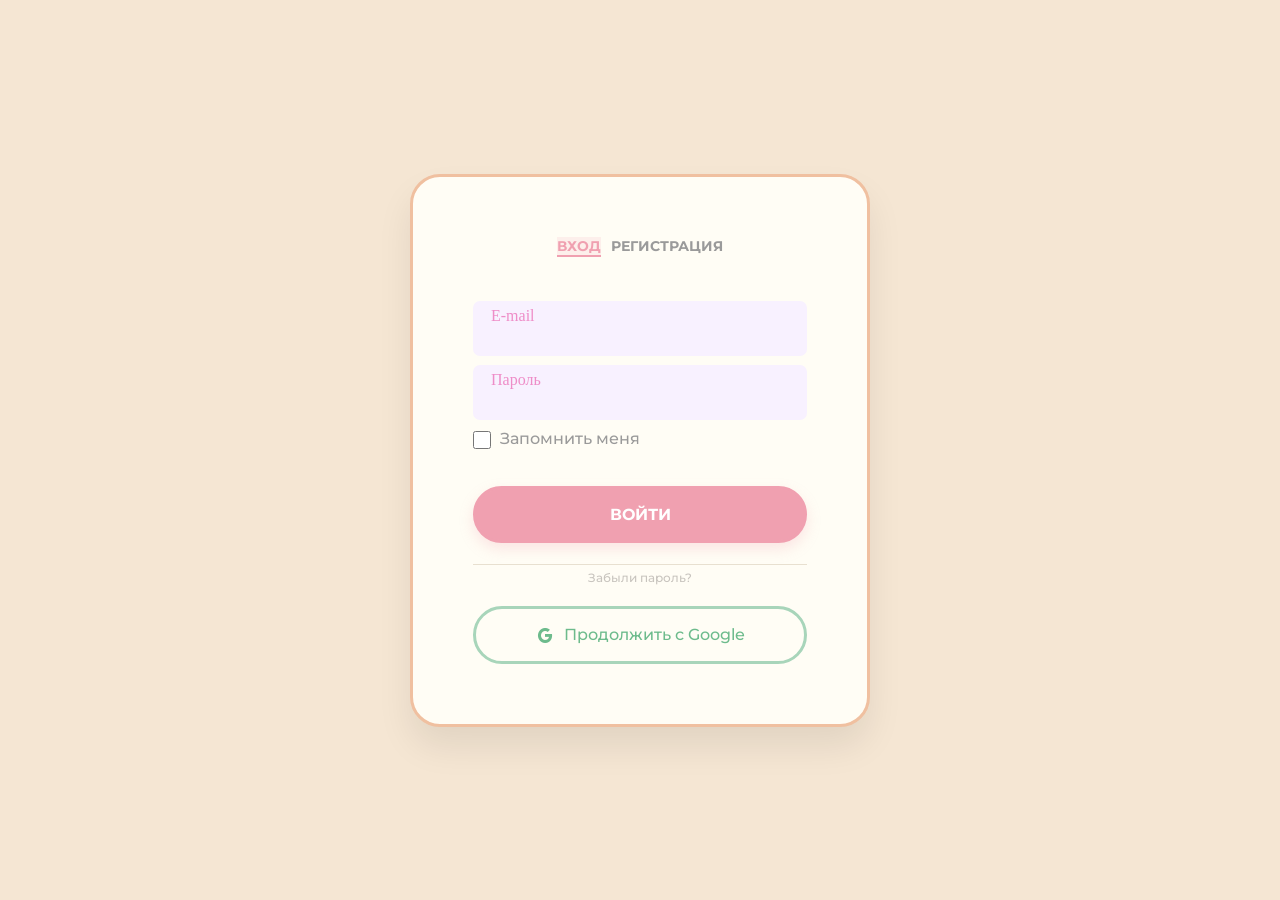
<file: login.html>
<!DOCTYPE html>
<html lang="ru">
<head>
    <meta charset="UTF-8">
    <meta name="viewport" content="width=device-width, initial-scale=1.0, viewport-fit=cover">

    <!-- Для iOS -->
    <meta name="apple-mobile-web-app-capable" content="yes">
    <meta name="apple-mobile-web-app-status-bar-style" content="black-translucent">
    
    <!-- Для Android -->
    <meta name="theme-color" content="#F5E6D3" media="(prefers-color-scheme: light)">
    <meta name="theme-color" content="#F5E6D3" media="(prefers-color-scheme: dark)">

    <title>Онлайн-интенсив по наращиванию ресниц</title>

    <!-- Favicon -->
    <link rel="icon" type="image/png" href="./images/icons/favicon-96x96.png" sizes="96x96" />
    <link rel="icon" type="image/svg+xml" href="./images/icons/favicon.svg" />
    <link rel="shortcut icon" href="./images/icons/favicon.ico" />
    <link rel="apple-touch-icon" sizes="180x180" href="./images/icons/apple-touch-icon.png" />
    <link rel="manifest" href="./images/icons/site.webmanifest" />

    <link href='https://unpkg.com/boxicons@2.1.4/css/boxicons.min.css' rel='stylesheet'>
    
    <link rel="stylesheet" href="css/style.css">
    <link rel="stylesheet" href="css/media.css">
</head>
<body>
    <form action="/submit" class="form" method="POST" novalidate>
        <div class="form__container">

            <div class="form__tabs">
                <a href="login.html" class="form__tab form__tab--active">Вход</a>
                <a href="registration.html" class="form__tab">Регистрация</a>
            </div>
                
            <div class="form__container--group">

                <div class="form__field">
                    <label for="email" class="label">E-mail</label>
                    <input type="email" id="email" name="email" required>
                </div>

                <div class="form__field">
                    <label for="password" class="label">Пароль</label>
                    <input type="password" id="password" name="password" required>
                </div>

                <label for="remember-me" class="remember__me"><input type="checkbox" id="remember-me" name="remember-me" required class="checkbox">Запомнить меня</label>
            </div>

            <button type="submit" class="btn__register">Войти</button>

            <hr class="hr">
            <a href="#" class="forgot__password">Забыли пароль?</a>

            <a href="#" class="btn__continue"><i class='bx bxl-google'></i>Продолжить с Google</a>
        </div>
    </form>
</body>
</html>
</file>
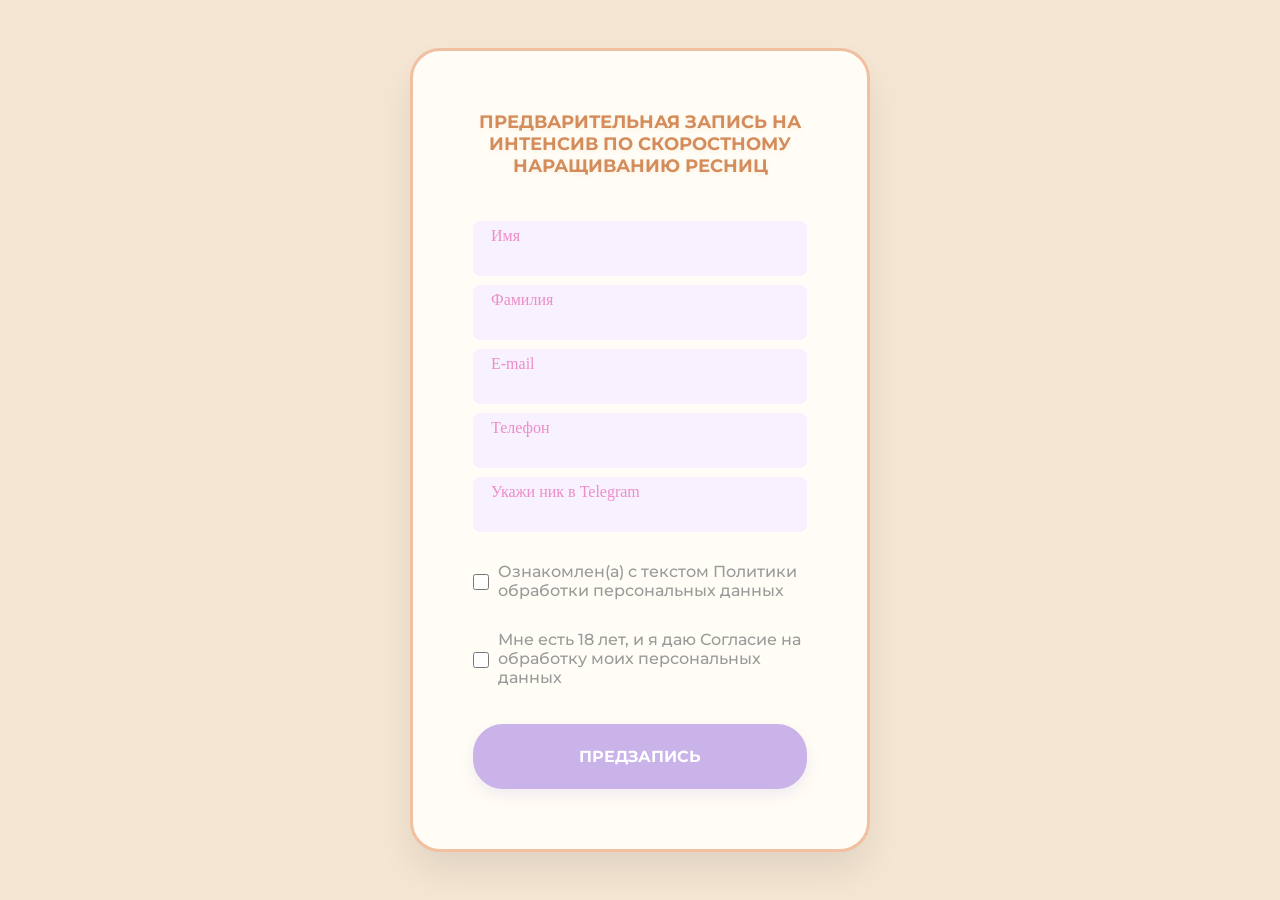
<file: pre_recording.html>
<!DOCTYPE html>
<html lang="ru">
<head>
    <meta charset="UTF-8">
    <meta name="viewport" content="width=device-width, initial-scale=1.0, viewport-fit=cover">

    <!-- Для iOS -->
    <meta name="apple-mobile-web-app-capable" content="yes">
    <meta name="apple-mobile-web-app-status-bar-style" content="black-translucent">
    
    <!-- Для Android -->
    <meta name="theme-color" content="#F5E6D3" media="(prefers-color-scheme: light)">
    <meta name="theme-color" content="#F5E6D3" media="(prefers-color-scheme: dark)">

    <title>Онлайн-интенсив по наращиванию ресниц</title>

    <!-- Favicon -->
    <link rel="icon" type="image/png" href="./images/icons/favicon-96x96.png" sizes="96x96" />
    <link rel="icon" type="image/svg+xml" href="./images/icons/favicon.svg" />
    <link rel="shortcut icon" href="./images/icons/favicon.ico" />
    <link rel="apple-touch-icon" sizes="180x180" href="./images/icons/apple-touch-icon.png" />
    <link rel="manifest" href="./images/icons/site.webmanifest" />

    <link href='https://unpkg.com/boxicons@2.1.4/css/boxicons.min.css' rel='stylesheet'>
    
    <link rel="stylesheet" href="css/style.css">
    <link rel="stylesheet" href="css/media.css">
</head>
<body>
    <form class="form" id="pre-recording-form">
    
    <!-- Скрытое поле для тарифа -->
    <input type="hidden" name="tariff" id="tariff-field">
    
    <div class="form__container">
        <div class="form__tabs--recording">
            <h3 class="form__tabs-recording--title">
                Предварительная запись на интенсив по скоростному наращиванию ресниц
            </h3>
        </div>
            
        <div class="form__container--group">
            <div class="form__field">
                <label for="name" class="label">Имя</label>
                <input type="text" id="name" name="name" required>
            </div>

            <div class="form__field">
                <label for="surname" class="label">Фамилия</label>
                <input type="text" id="surname" name="surname" required>
            </div>

            <div class="form__field">
                <label for="email" class="label">E-mail</label>
                <input type="email" id="email" name="email" required>
            </div>

            <div class="form__field">
                <label for="telephone" class="label">Телефон</label>
                <input type="tel" id="telephone" name="telephone" required>
            </div>

            <div class="form__field">
                <label for="telegram-username" class="label">Укажи ник в Telegram</label>
                <input type="text" id="telegram-username" name="telegram_username" required>
            </div>

            <label for="policy-agreement" class="remembers__me">
                <input type="checkbox" id="policy-agreement" name="policy-agreement" required class="checkbox">
                Ознакомлен(а) с текстом Политики обработки персональных данных
            </label>

            <label for="age-agreement" class="remembers__me">
                <input type="checkbox" id="age-agreement" name="age-agreement" required class="checkbox">
                Мне есть 18 лет, и я даю Согласие на обработку моих персональных данных
            </label>
        </div>

        <button type="submit" class="btn__pre--recording" aria-label="pre_recording">Предзапись</button>
    </div>
</form>

<!-- Модалка -->
<div class="modal-overlay" id="success-modal" aria-hidden="true">
    <div class="modal" role="dialog" aria-modal="true" aria-labelledby="modal-title">
        <button class="modal__close" type="button" aria-label="Закрыть">×</button>

        <div class="form__success">
            <h3 class="form__success-title">Заявка принята ✅</h3>
            <p class="form__success-text">Перейдите в Telegram-бота и отправьте код подтверждения:</p>

            <div class="form__code-wrapper">
                <div class="form__code" id="confirm-code">000000</div>
                <a href="https://t.me/Lash_course_bot" target="_blank" class="form__bot-btn">Перейти в бота</a>
            </div>
        </div>
    </div>
</div>

<div id="result-container"></div>

<script src="js/script.js"></script>
<script src="js/modal.js"></script>
</body>
</html>
</file>
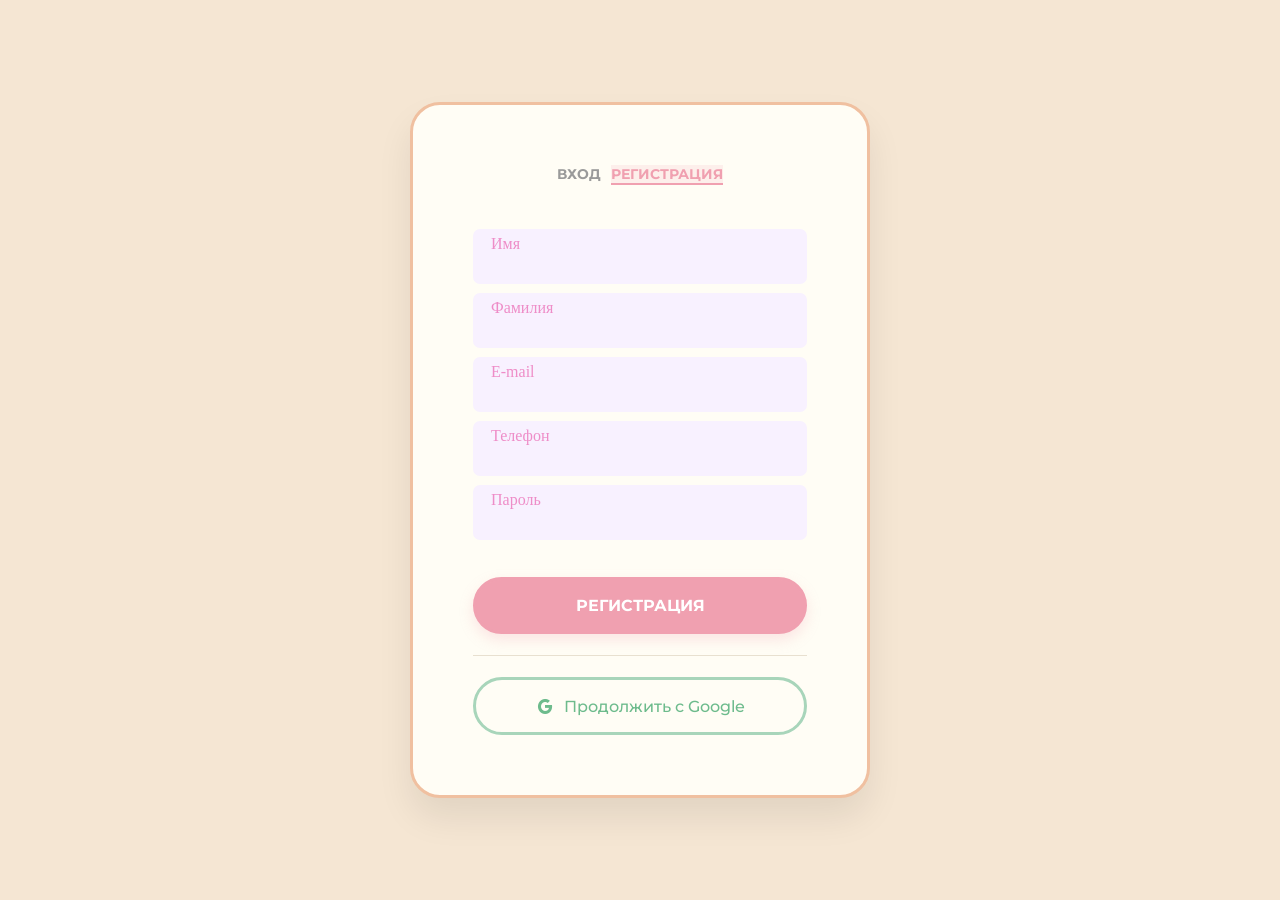
<file: registration.html>
<!DOCTYPE html>
<html lang="ru">
<head>
    <meta charset="UTF-8">
    <meta name="viewport" content="width=device-width, initial-scale=1.0, viewport-fit=cover">

    <!-- Для iOS -->
    <meta name="apple-mobile-web-app-capable" content="yes">
    <meta name="apple-mobile-web-app-status-bar-style" content="black-translucent">
    
    <!-- Для Android -->
    <meta name="theme-color" content="#F5E6D3" media="(prefers-color-scheme: light)">
    <meta name="theme-color" content="#F5E6D3" media="(prefers-color-scheme: dark)">

    <title>Онлайн-интенсив по наращиванию ресниц</title>

    <!-- Favicon -->
    <link rel="icon" type="image/png" href="./images/icons/favicon-96x96.png" sizes="96x96" />
    <link rel="icon" type="image/svg+xml" href="./images/icons/favicon.svg" />
    <link rel="shortcut icon" href="./images/icons/favicon.ico" />
    <link rel="apple-touch-icon" sizes="180x180" href="./images/icons/apple-touch-icon.png" />
    <link rel="manifest" href="./images/icons/site.webmanifest" />

    <link href='https://unpkg.com/boxicons@2.1.4/css/boxicons.min.css' rel='stylesheet'>
    
    <link rel="stylesheet" href="css/style.css">
    <link rel="stylesheet" href="css/media.css">
</head>
<body>
    <form action="/submit" class="form" method="POST" novalidate>
        <div class="form__container">

            <div class="form__tabs">
                <a href="login.html" class="form__tab">Вход</a>
                <a href="registration.html" class="form__tab form__tab--active">Регистрация</a>
            </div>
                
            <div class="form__container--group">

                <div class="form__field">
                    <label for="name" class="label">Имя</label>
                    <input type="text" id="name" name="name" required>
                </div>

                <div class="form__field">
                    <label for="surname" class="label">Фамилия</label>
                    <input type="text" id="surname" name="surname" required>
                </div>

                <div class="form__field">
                    <label for="email" class="label">E-mail</label>
                    <input type="email" id="email" name="email" required>
                </div>

                <div class="form__field">
                    <label for="telephone" class="label">Телефон</label>
                    <input type="tel" id="telephone" name="telephone" required>
                </div>

                <div class="form__field">
                    <label for="password" class="label">Пароль</label>
                    <input type="password" id="password" name="password" required>
                </div>
            </div>

            <button type="submit" class="btn__register">Регистрация</button>

            <hr class="hr">

            <a href="#" class="btn__continue"><i class='bx bxl-google'></i>Продолжить с Google</a>
        </div>
    </form>
</body>
</html>
</file>
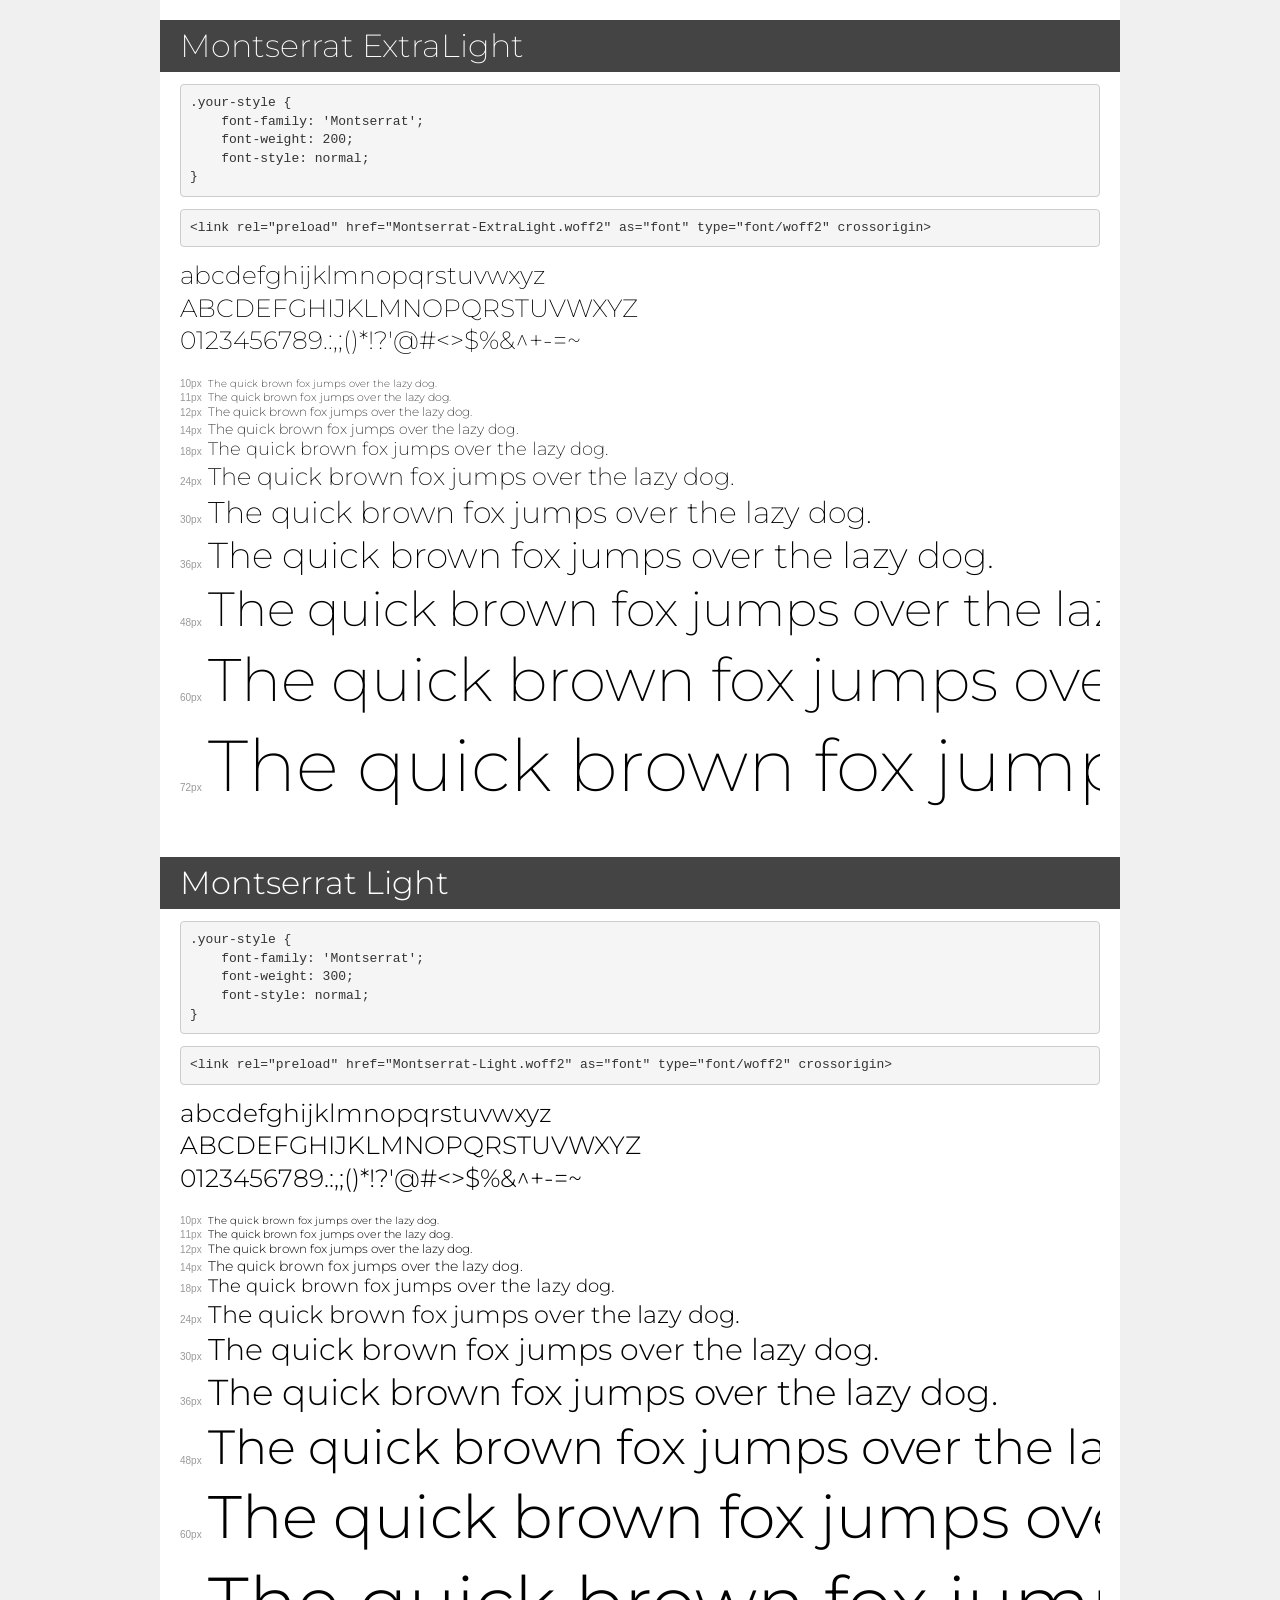
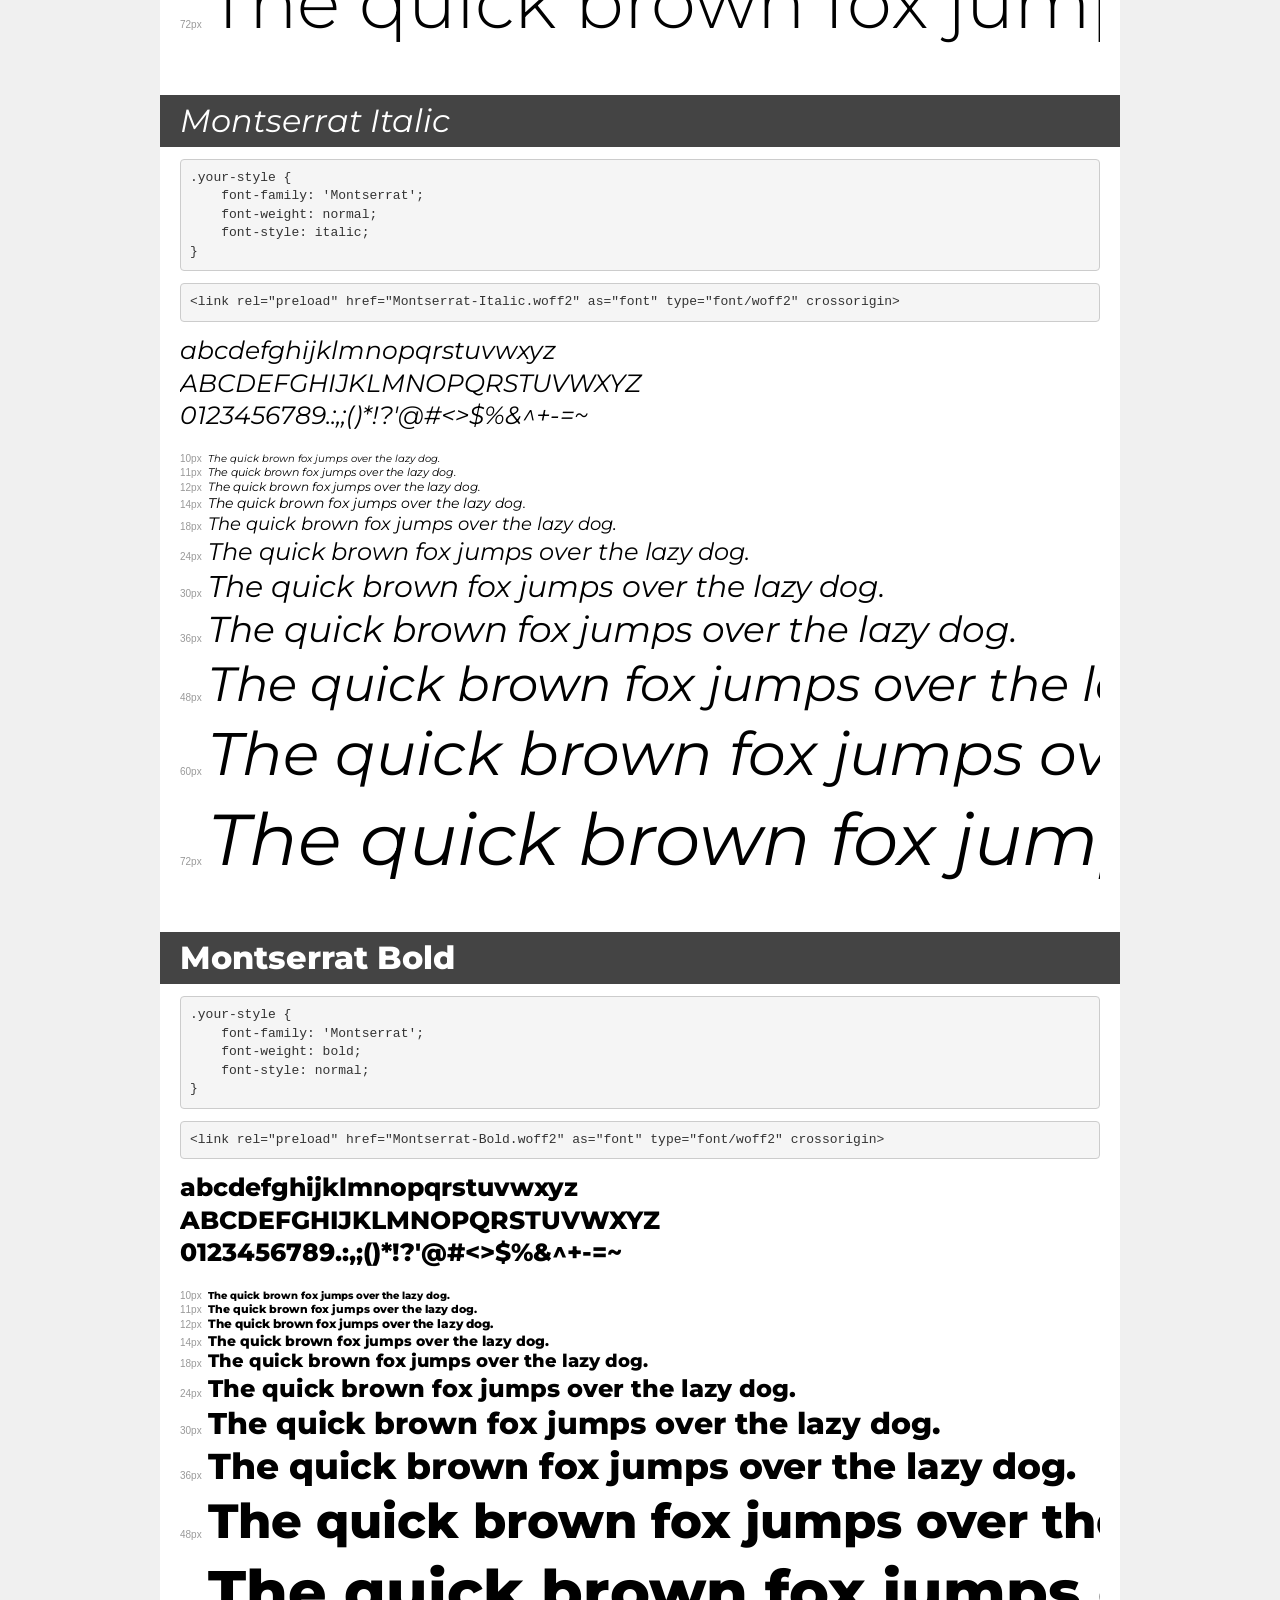
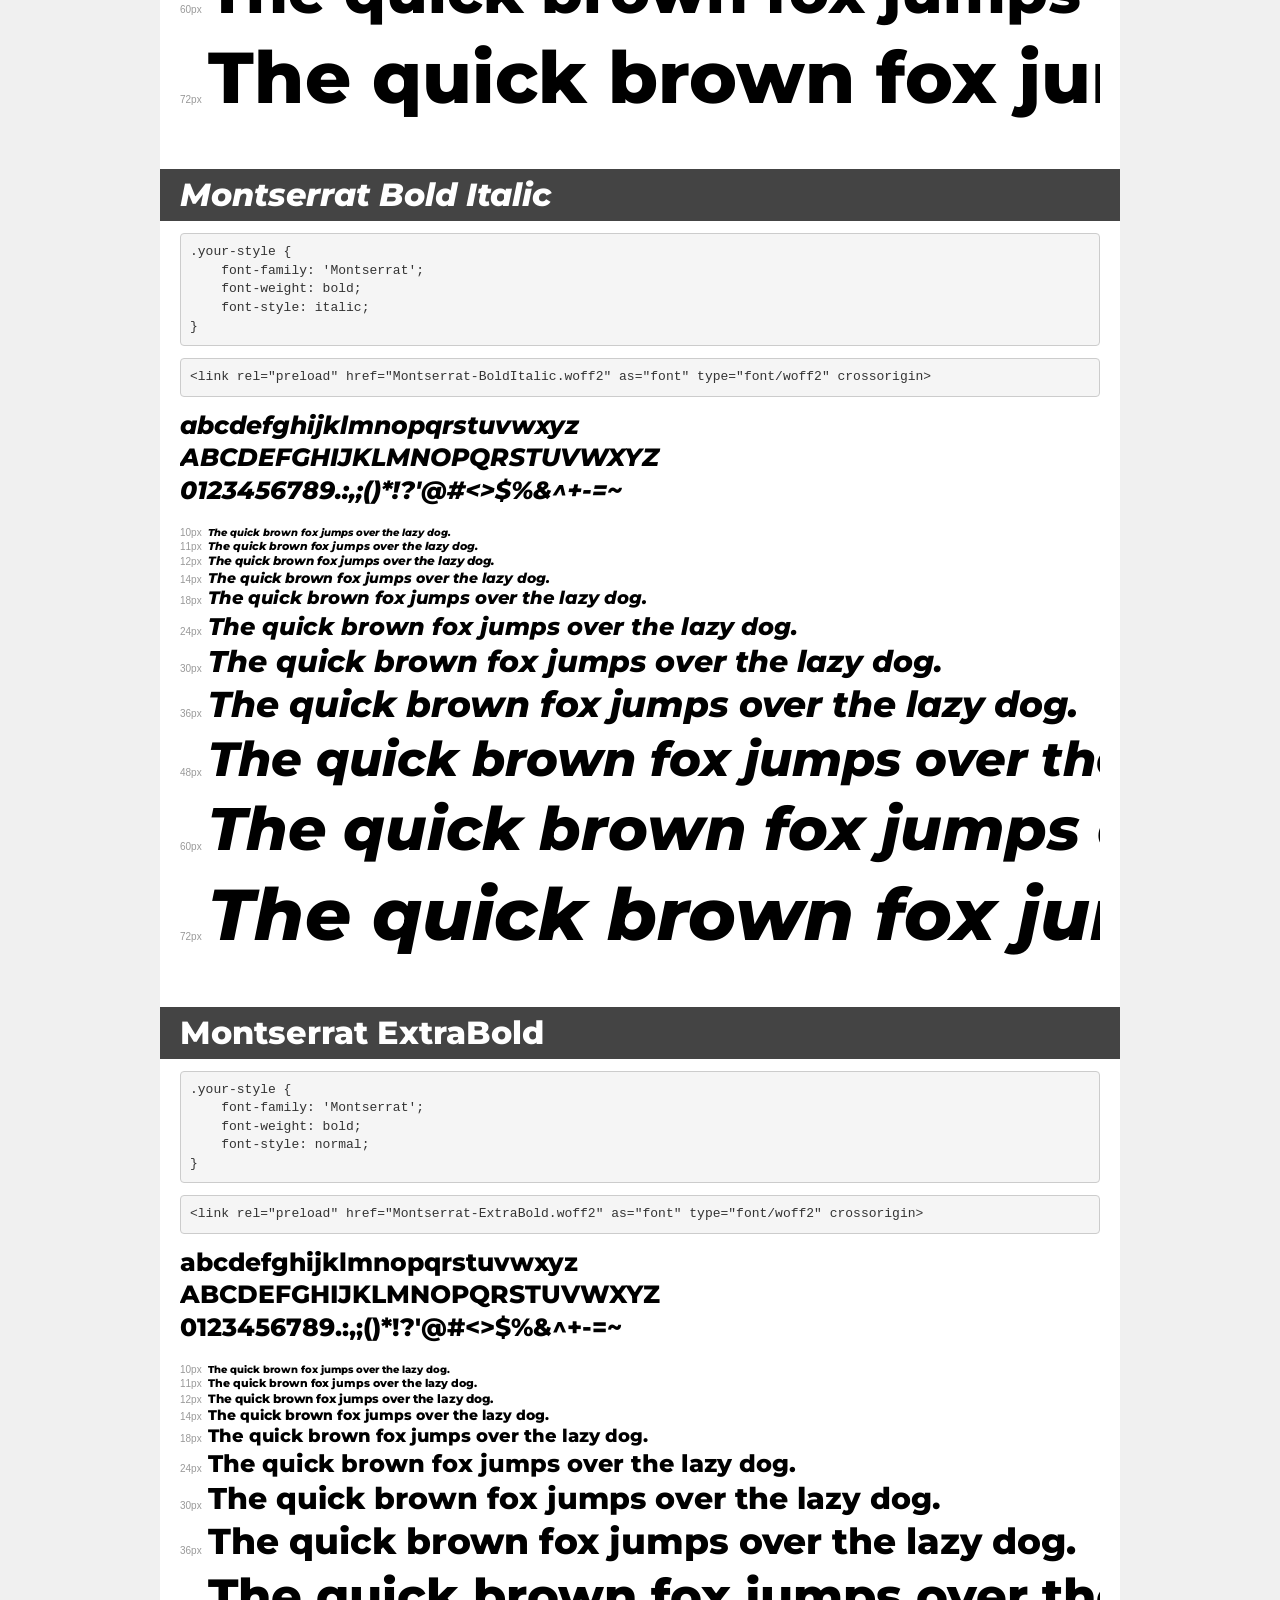
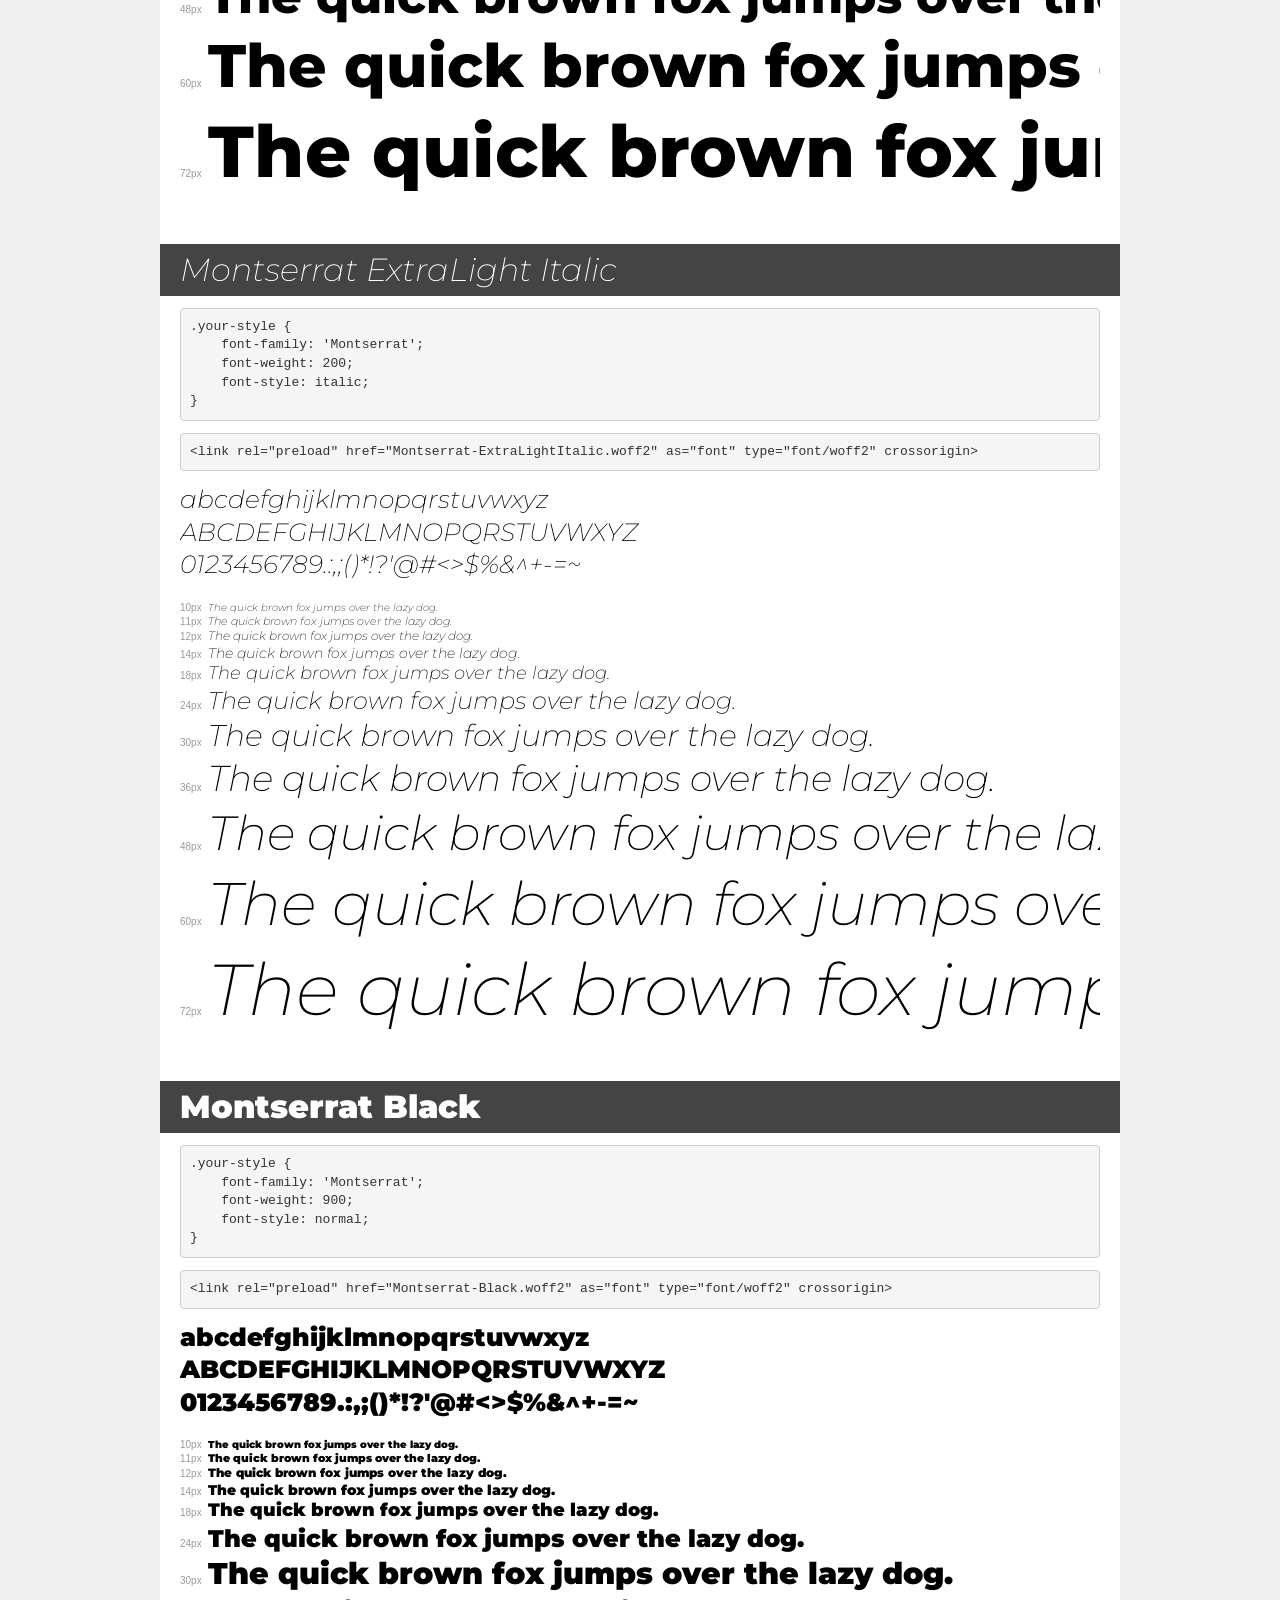
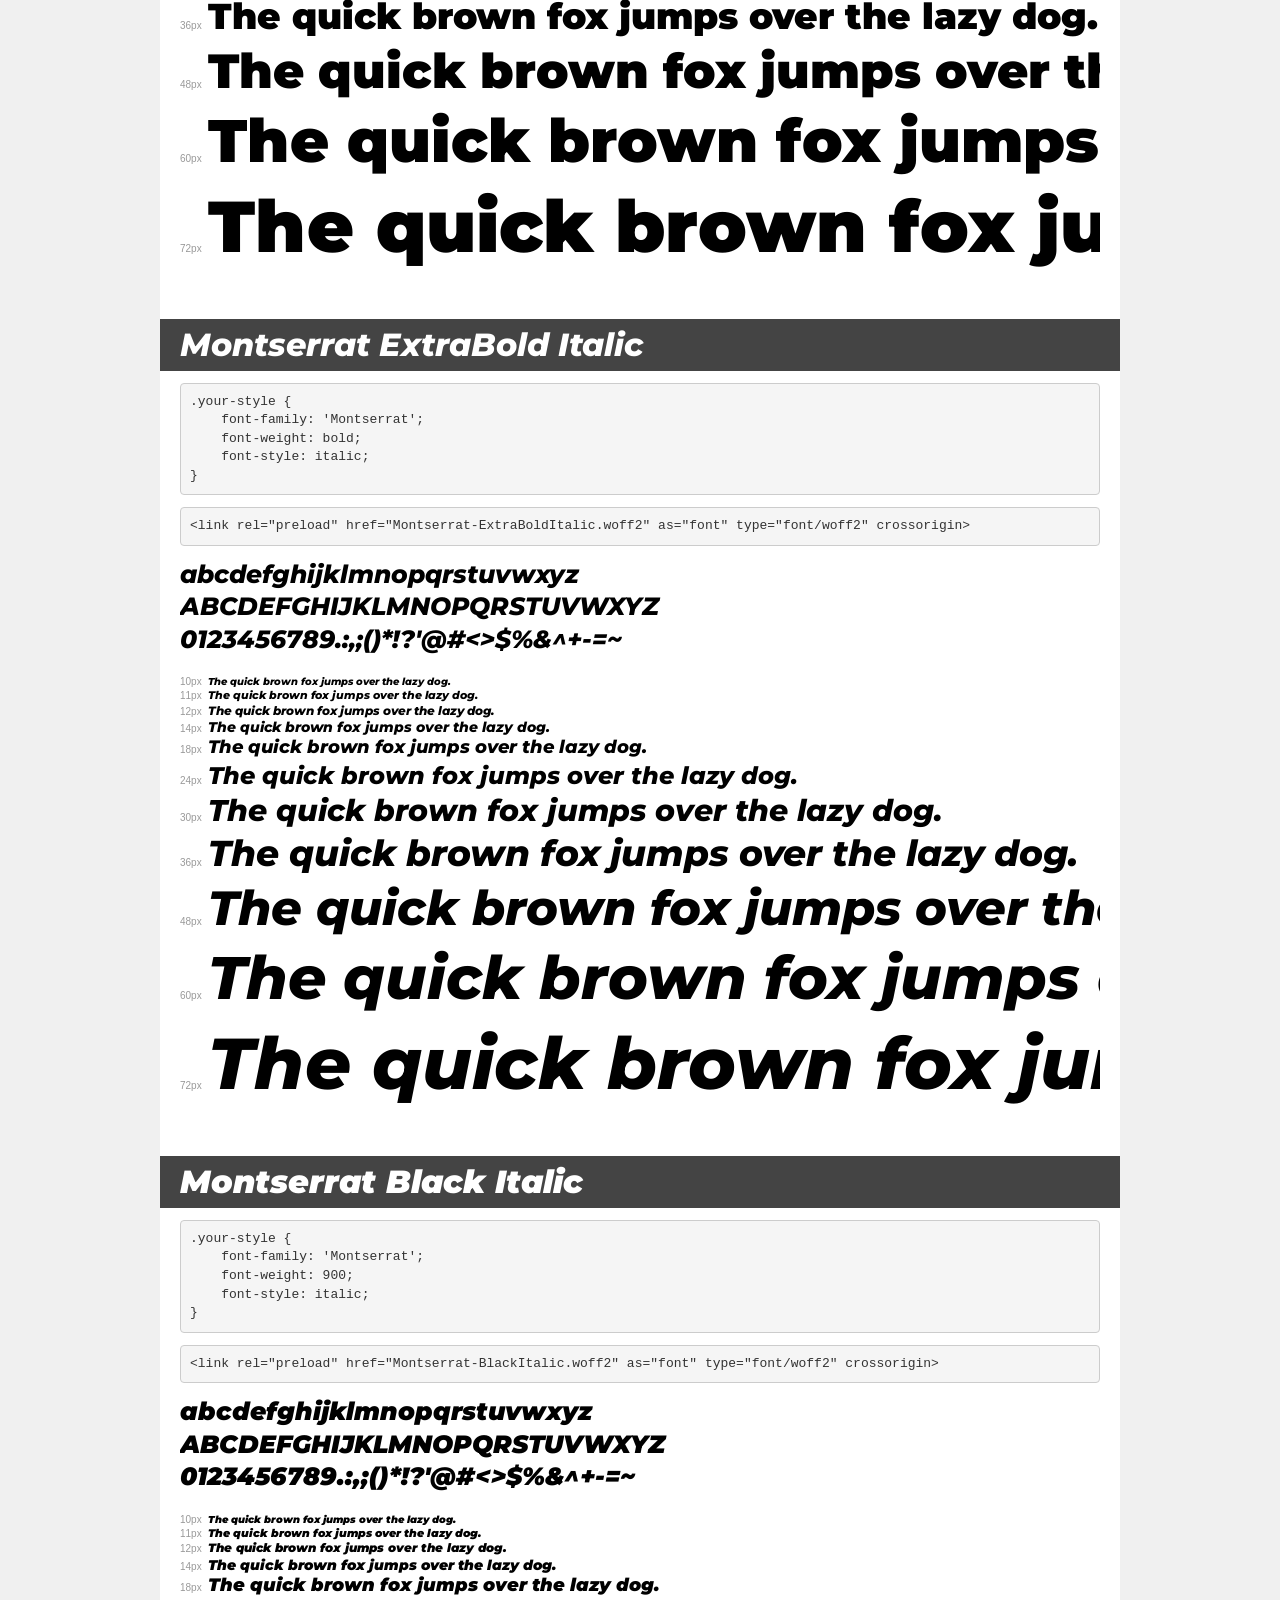
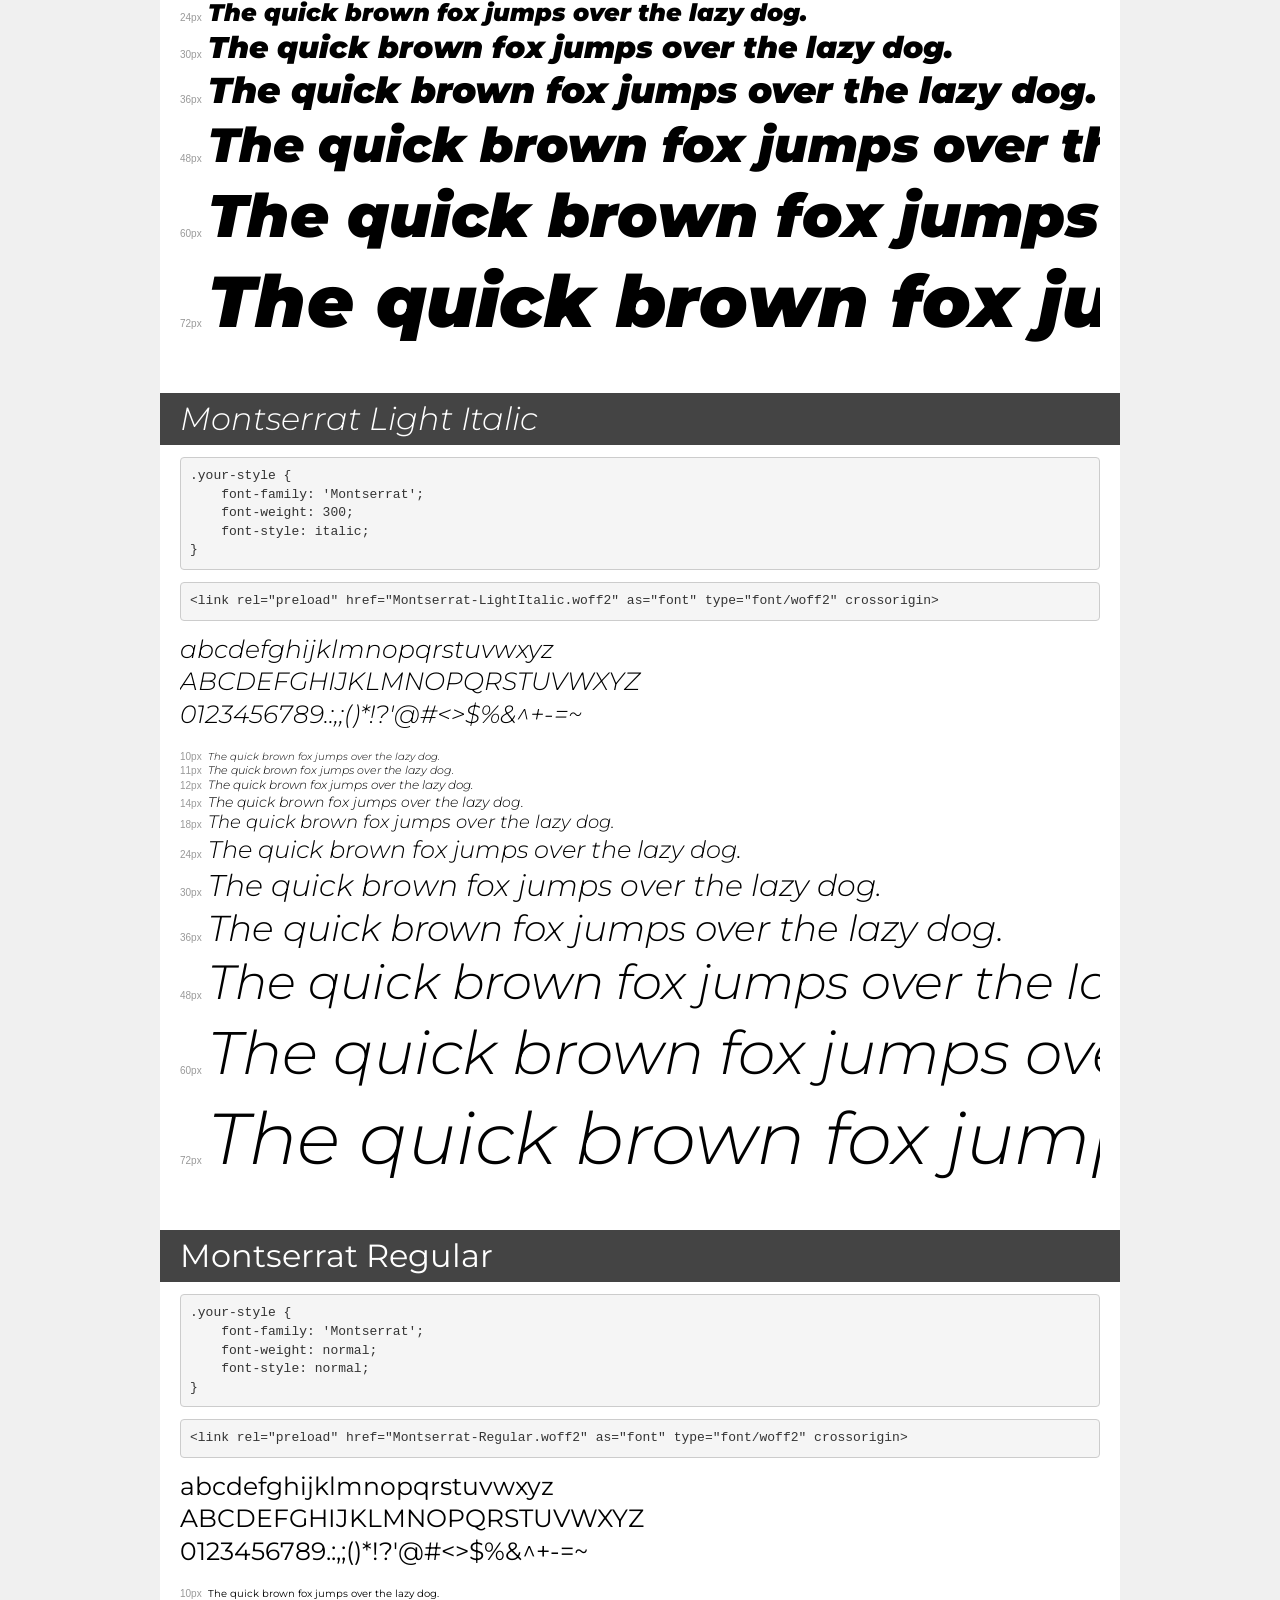
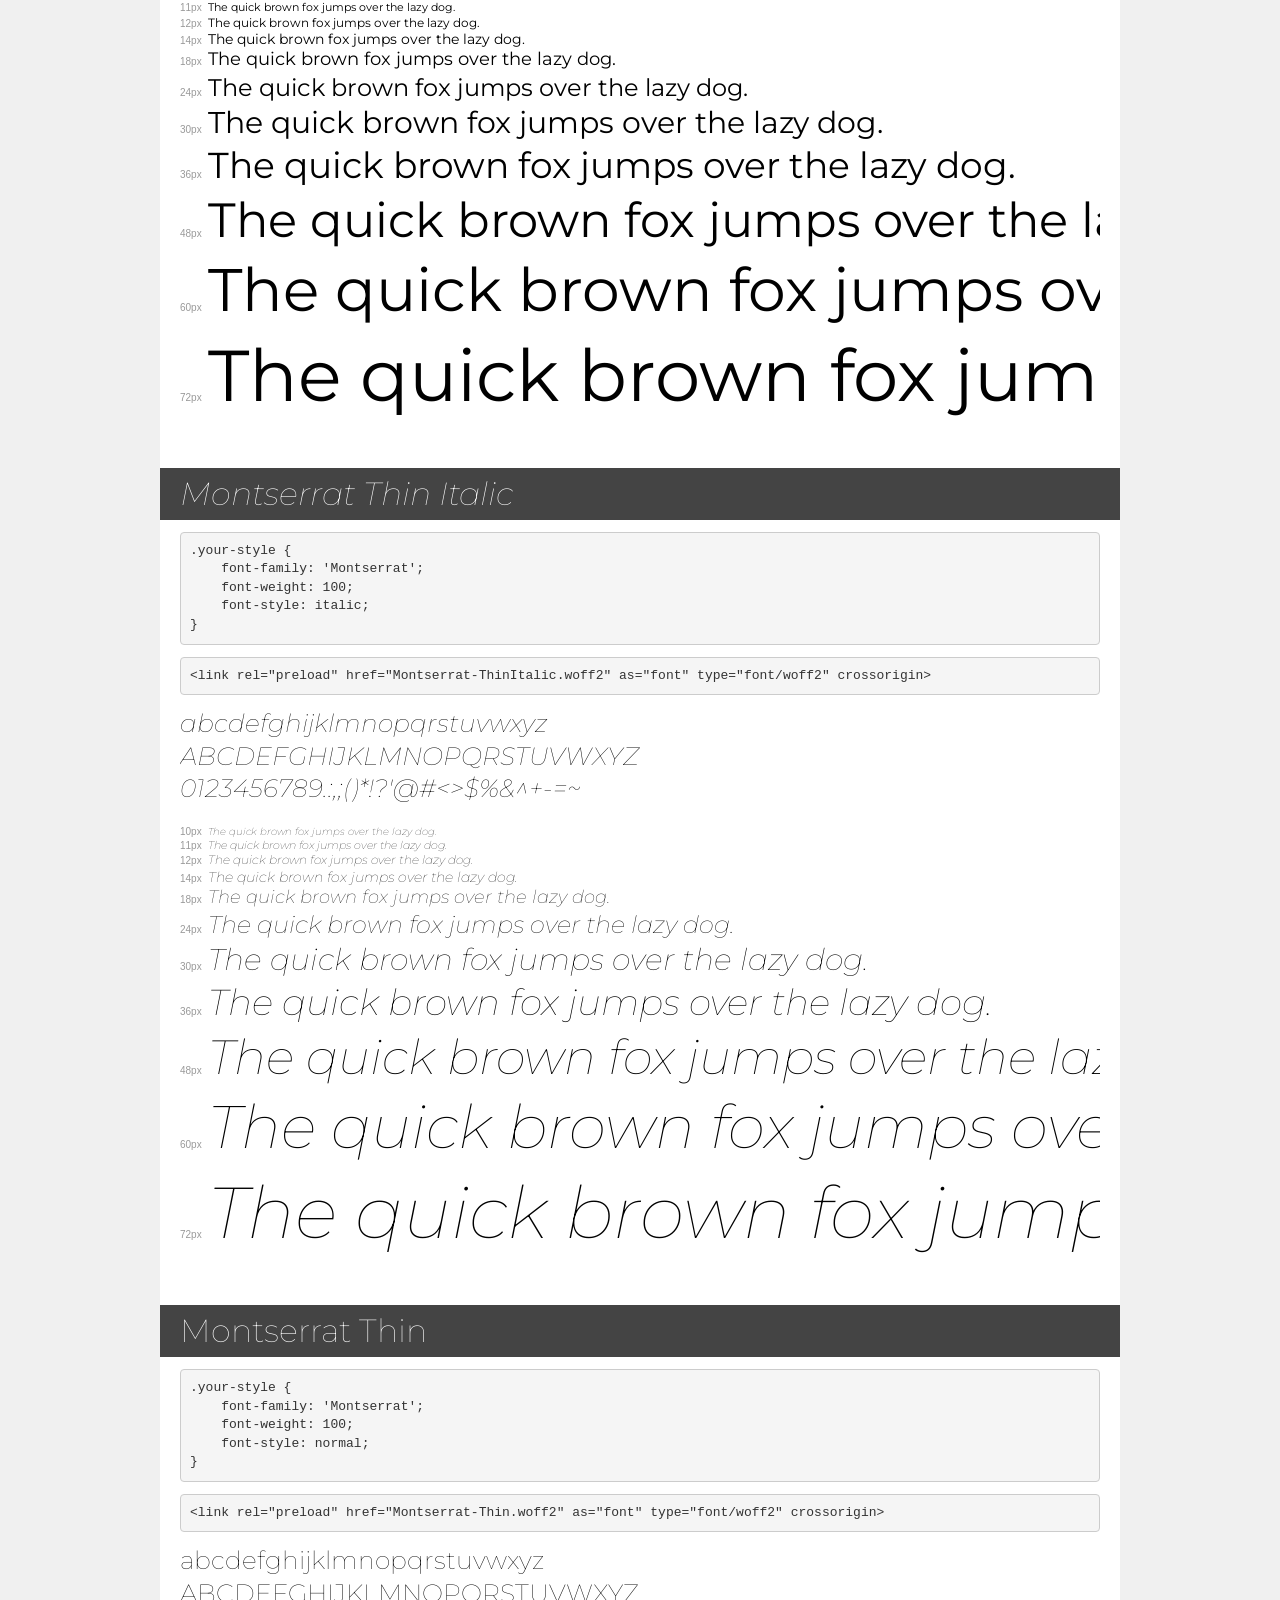
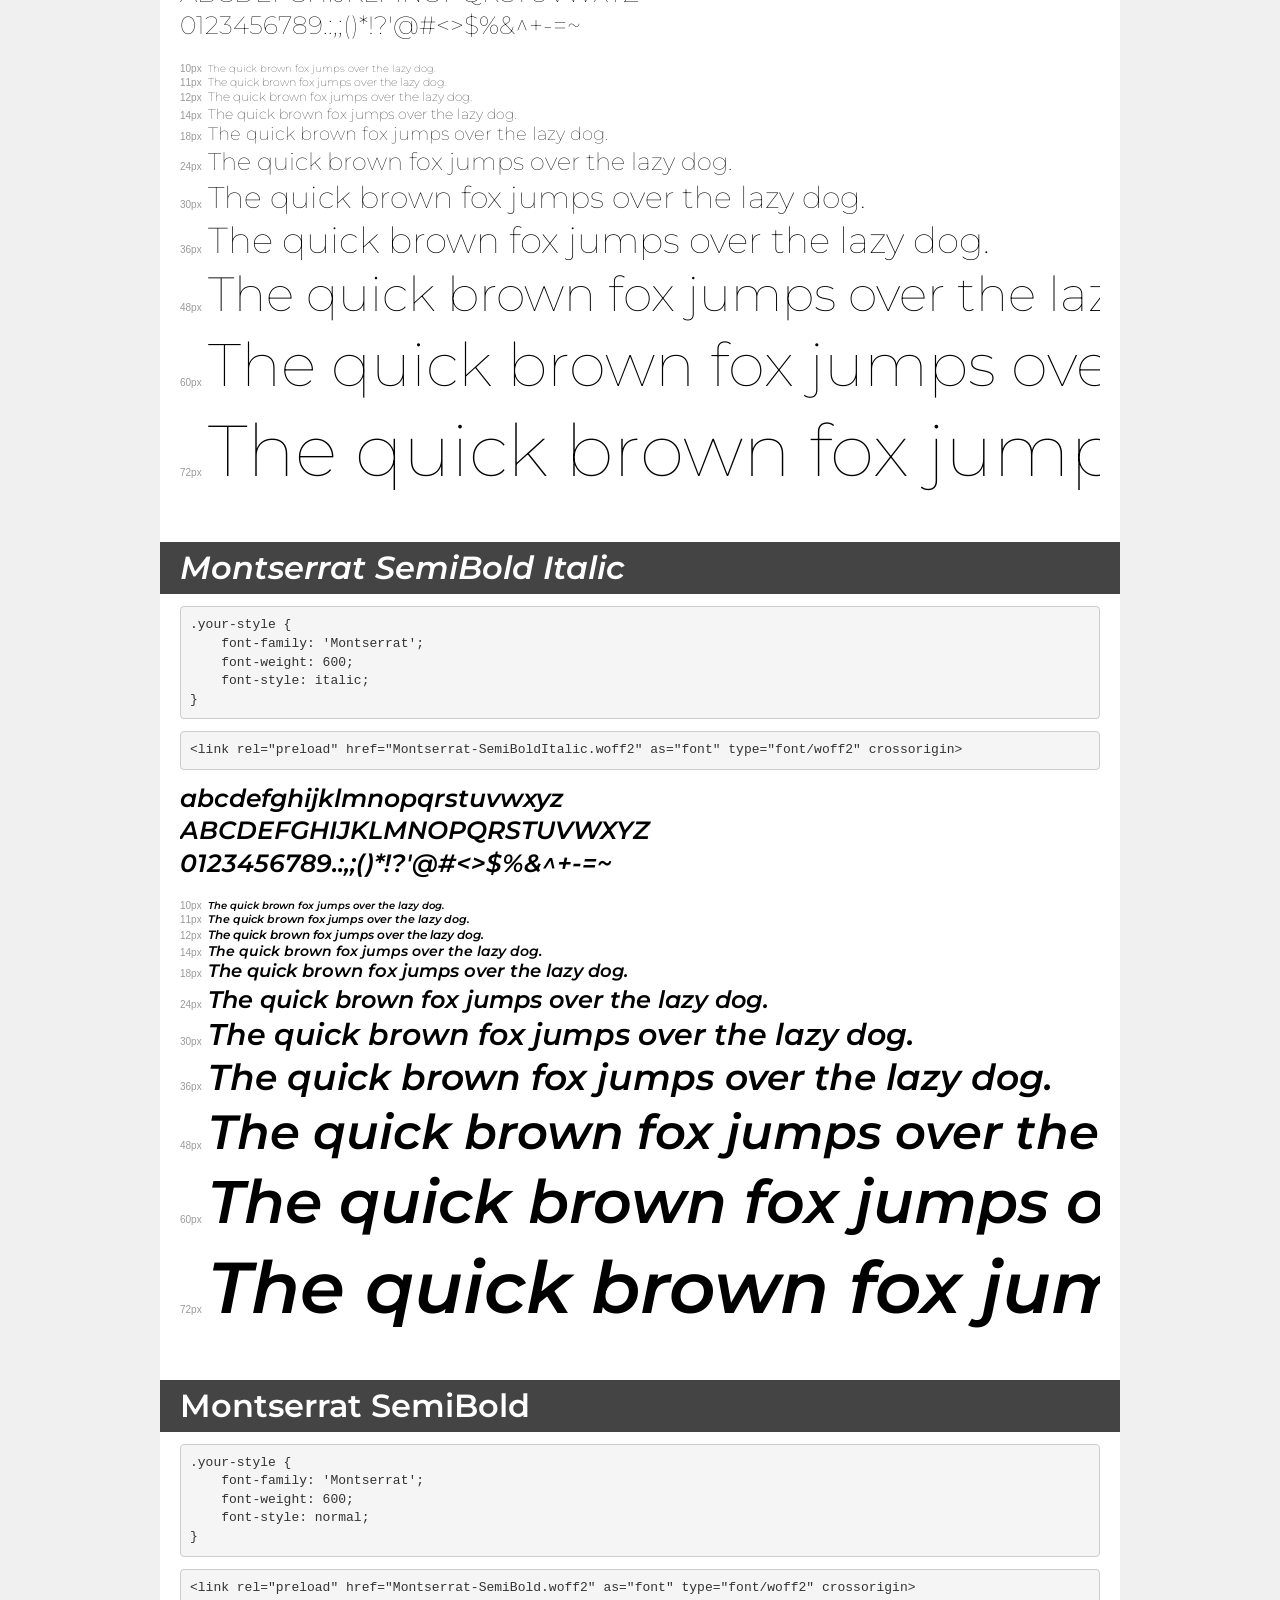
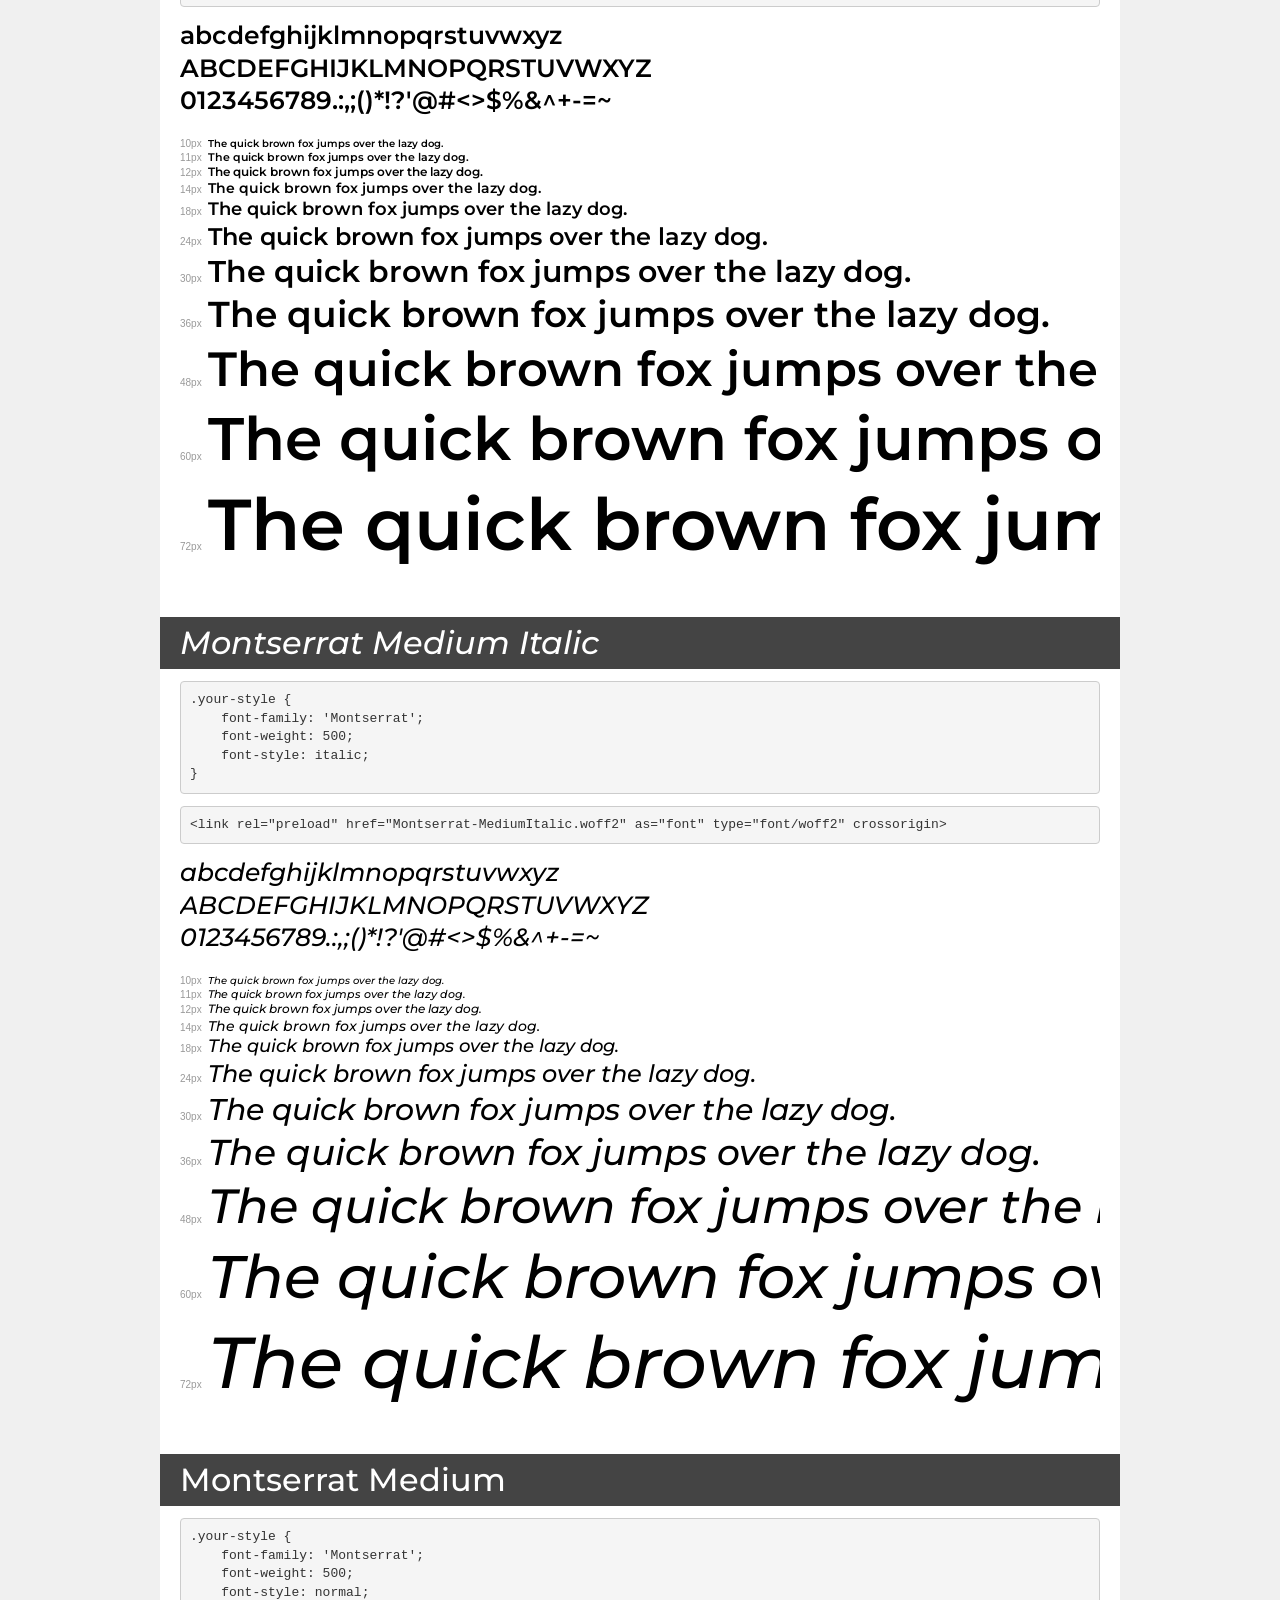
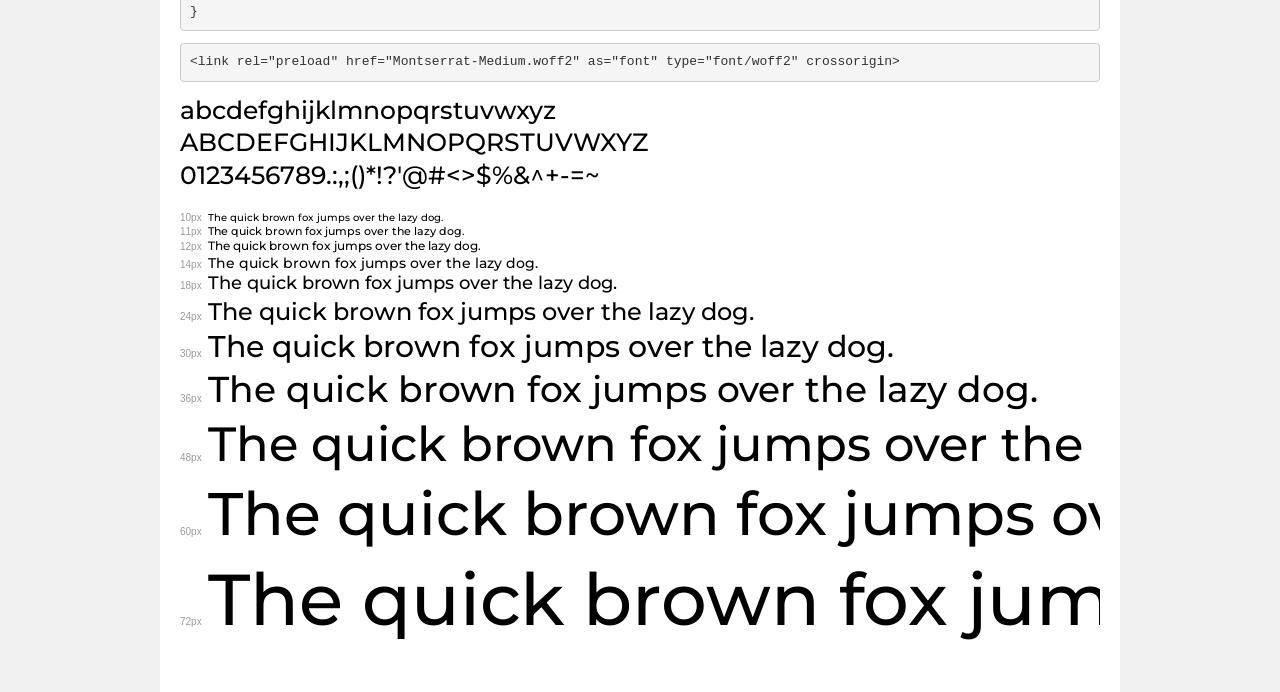
<file: fonts/Montserrat/demo.html>
<!DOCTYPE html>
<html lang="en">
<head>
    <meta charset="utf-8">
    <meta http-equiv="X-UA-Compatible" content="IE=edge">
    <meta name="viewport" content="width=device-width, initial-scale=1">
    <meta name="robots" content="noindex, noarchive">
    <meta name="format-detection" content="telephone=no">
    <title>Transfonter demo</title>
    <link href="stylesheet.css" rel="stylesheet">
    <style>
        /*
        http://meyerweb.com/eric/tools/css/reset/
        v2.0 | 20110126
        License: none (public domain)
        */
        html, body, div, span, applet, object, iframe,
        h1, h2, h3, h4, h5, h6, p, blockquote, pre,
        a, abbr, acronym, address, big, cite, code,
        del, dfn, em, img, ins, kbd, q, s, samp,
        small, strike, strong, sub, sup, tt, var,
        b, u, i, center,
        dl, dt, dd, ol, ul, li,
        fieldset, form, label, legend,
        table, caption, tbody, tfoot, thead, tr, th, td,
        article, aside, canvas, details, embed,
        figure, figcaption, footer, header, hgroup,
        menu, nav, output, ruby, section, summary,
        time, mark, audio, video {
            margin: 0;
            padding: 0;
            border: 0;
            font-size: 100%;
            font: inherit;
            vertical-align: baseline;
        }
        /* HTML5 display-role reset for older browsers */
        article, aside, details, figcaption, figure,
        footer, header, hgroup, menu, nav, section {
            display: block;
        }
        body {
            line-height: 1;
        }
        ol, ul {
            list-style: none;
        }
        blockquote, q {
            quotes: none;
        }
        blockquote:before, blockquote:after,
        q:before, q:after {
            content: '';
            content: none;
        }
        table {
            border-collapse: collapse;
            border-spacing: 0;
        }
        /* demo styles */
        body {
            background: #f0f0f0;
            color: #000;
        }
        .page {
            background: #fff;
            width: 920px;
            margin: 0 auto;
            padding: 20px 20px 0 20px;
            overflow: hidden;
        }
        .font-container {
            overflow-x: auto;
            overflow-y: hidden;
            margin-bottom: 40px;
            line-height: 1.3;
            white-space: nowrap;
            padding-bottom: 5px;
        }
        h1 {
            position: relative;
            background: #444;
            font-size: 32px;
            color: #fff;
            padding: 10px 20px;
            margin: 0 -20px 12px -20px;
        }
        .letters {
            font-size: 25px;
            margin-bottom: 20px;
        }
        .s10:before {
            content: '10px';
        }
        .s11:before {
            content: '11px';
        }
        .s12:before {
            content: '12px';
        }
        .s14:before {
            content: '14px';
        }
        .s18:before {
            content: '18px';
        }
        .s24:before {
            content: '24px';
        }
        .s30:before {
            content: '30px';
        }
        .s36:before {
            content: '36px';
        }
        .s48:before {
            content: '48px';
        }
        .s60:before {
            content: '60px';
        }
        .s72:before {
            content: '72px';
        }
        .s10:before, .s11:before, .s12:before, .s14:before,
        .s18:before, .s24:before, .s30:before, .s36:before,
        .s48:before, .s60:before, .s72:before {
            font-family: Arial, sans-serif;
            font-size: 10px;
            font-weight: normal;
            font-style: normal;
            color: #999;
            padding-right: 6px;
        }
        pre {
            display: block;
            padding: 9px;
            margin: 0 0 12px;
            font-family: Monaco, Menlo, Consolas, "Courier New", monospace;
            font-size: 13px;
            line-height: 1.428571429;
            color: #333;
            font-weight: normal;
            font-style: normal;
            background-color: #f5f5f5;
            border: 1px solid #ccc;
            overflow-x: auto;
            border-radius: 4px;
        }
        /* responsive */
        @media (max-width: 959px) {
            .page {
                width: auto;
                margin: 0;
            }
        }
    </style>
</head>
<body>
<div class="page">
    <div class="demo">
        <h1 style="font-family: 'Montserrat'; font-weight: 200; font-style: normal;">Montserrat ExtraLight</h1>
        <pre title="Usage">.your-style {
    font-family: 'Montserrat';
    font-weight: 200;
    font-style: normal;
}</pre>
        <pre title="Preload (optional)">
&lt;link rel=&quot;preload&quot; href=&quot;Montserrat-ExtraLight.woff2&quot; as=&quot;font&quot; type=&quot;font/woff2&quot; crossorigin&gt;</pre>
        <div class="font-container" style="font-family: 'Montserrat'; font-weight: 200; font-style: normal;">
            <p class="letters">
                abcdefghijklmnopqrstuvwxyz<br>
ABCDEFGHIJKLMNOPQRSTUVWXYZ<br>
                0123456789.:,;()*!?'@#&lt;&gt;$%&^+-=~
            </p>
            <p class="s10" style="font-size: 10px;">The quick brown fox jumps over the lazy dog.</p>
            <p class="s11" style="font-size: 11px;">The quick brown fox jumps over the lazy dog.</p>
            <p class="s12" style="font-size: 12px;">The quick brown fox jumps over the lazy dog.</p>
            <p class="s14" style="font-size: 14px;">The quick brown fox jumps over the lazy dog.</p>
            <p class="s18" style="font-size: 18px;">The quick brown fox jumps over the lazy dog.</p>
            <p class="s24" style="font-size: 24px;">The quick brown fox jumps over the lazy dog.</p>
            <p class="s30" style="font-size: 30px;">The quick brown fox jumps over the lazy dog.</p>
            <p class="s36" style="font-size: 36px;">The quick brown fox jumps over the lazy dog.</p>
            <p class="s48" style="font-size: 48px;">The quick brown fox jumps over the lazy dog.</p>
            <p class="s60" style="font-size: 60px;">The quick brown fox jumps over the lazy dog.</p>
            <p class="s72" style="font-size: 72px;">The quick brown fox jumps over the lazy dog.</p>
        </div>
    </div>

    <div class="demo">
        <h1 style="font-family: 'Montserrat'; font-weight: 300; font-style: normal;">Montserrat Light</h1>
        <pre title="Usage">.your-style {
    font-family: 'Montserrat';
    font-weight: 300;
    font-style: normal;
}</pre>
        <pre title="Preload (optional)">
&lt;link rel=&quot;preload&quot; href=&quot;Montserrat-Light.woff2&quot; as=&quot;font&quot; type=&quot;font/woff2&quot; crossorigin&gt;</pre>
        <div class="font-container" style="font-family: 'Montserrat'; font-weight: 300; font-style: normal;">
            <p class="letters">
                abcdefghijklmnopqrstuvwxyz<br>
ABCDEFGHIJKLMNOPQRSTUVWXYZ<br>
                0123456789.:,;()*!?'@#&lt;&gt;$%&^+-=~
            </p>
            <p class="s10" style="font-size: 10px;">The quick brown fox jumps over the lazy dog.</p>
            <p class="s11" style="font-size: 11px;">The quick brown fox jumps over the lazy dog.</p>
            <p class="s12" style="font-size: 12px;">The quick brown fox jumps over the lazy dog.</p>
            <p class="s14" style="font-size: 14px;">The quick brown fox jumps over the lazy dog.</p>
            <p class="s18" style="font-size: 18px;">The quick brown fox jumps over the lazy dog.</p>
            <p class="s24" style="font-size: 24px;">The quick brown fox jumps over the lazy dog.</p>
            <p class="s30" style="font-size: 30px;">The quick brown fox jumps over the lazy dog.</p>
            <p class="s36" style="font-size: 36px;">The quick brown fox jumps over the lazy dog.</p>
            <p class="s48" style="font-size: 48px;">The quick brown fox jumps over the lazy dog.</p>
            <p class="s60" style="font-size: 60px;">The quick brown fox jumps over the lazy dog.</p>
            <p class="s72" style="font-size: 72px;">The quick brown fox jumps over the lazy dog.</p>
        </div>
    </div>

    <div class="demo">
        <h1 style="font-family: 'Montserrat'; font-weight: normal; font-style: italic;">Montserrat Italic</h1>
        <pre title="Usage">.your-style {
    font-family: 'Montserrat';
    font-weight: normal;
    font-style: italic;
}</pre>
        <pre title="Preload (optional)">
&lt;link rel=&quot;preload&quot; href=&quot;Montserrat-Italic.woff2&quot; as=&quot;font&quot; type=&quot;font/woff2&quot; crossorigin&gt;</pre>
        <div class="font-container" style="font-family: 'Montserrat'; font-weight: normal; font-style: italic;">
            <p class="letters">
                abcdefghijklmnopqrstuvwxyz<br>
ABCDEFGHIJKLMNOPQRSTUVWXYZ<br>
                0123456789.:,;()*!?'@#&lt;&gt;$%&^+-=~
            </p>
            <p class="s10" style="font-size: 10px;">The quick brown fox jumps over the lazy dog.</p>
            <p class="s11" style="font-size: 11px;">The quick brown fox jumps over the lazy dog.</p>
            <p class="s12" style="font-size: 12px;">The quick brown fox jumps over the lazy dog.</p>
            <p class="s14" style="font-size: 14px;">The quick brown fox jumps over the lazy dog.</p>
            <p class="s18" style="font-size: 18px;">The quick brown fox jumps over the lazy dog.</p>
            <p class="s24" style="font-size: 24px;">The quick brown fox jumps over the lazy dog.</p>
            <p class="s30" style="font-size: 30px;">The quick brown fox jumps over the lazy dog.</p>
            <p class="s36" style="font-size: 36px;">The quick brown fox jumps over the lazy dog.</p>
            <p class="s48" style="font-size: 48px;">The quick brown fox jumps over the lazy dog.</p>
            <p class="s60" style="font-size: 60px;">The quick brown fox jumps over the lazy dog.</p>
            <p class="s72" style="font-size: 72px;">The quick brown fox jumps over the lazy dog.</p>
        </div>
    </div>

    <div class="demo">
        <h1 style="font-family: 'Montserrat'; font-weight: bold; font-style: normal;">Montserrat Bold</h1>
        <pre title="Usage">.your-style {
    font-family: 'Montserrat';
    font-weight: bold;
    font-style: normal;
}</pre>
        <pre title="Preload (optional)">
&lt;link rel=&quot;preload&quot; href=&quot;Montserrat-Bold.woff2&quot; as=&quot;font&quot; type=&quot;font/woff2&quot; crossorigin&gt;</pre>
        <div class="font-container" style="font-family: 'Montserrat'; font-weight: bold; font-style: normal;">
            <p class="letters">
                abcdefghijklmnopqrstuvwxyz<br>
ABCDEFGHIJKLMNOPQRSTUVWXYZ<br>
                0123456789.:,;()*!?'@#&lt;&gt;$%&^+-=~
            </p>
            <p class="s10" style="font-size: 10px;">The quick brown fox jumps over the lazy dog.</p>
            <p class="s11" style="font-size: 11px;">The quick brown fox jumps over the lazy dog.</p>
            <p class="s12" style="font-size: 12px;">The quick brown fox jumps over the lazy dog.</p>
            <p class="s14" style="font-size: 14px;">The quick brown fox jumps over the lazy dog.</p>
            <p class="s18" style="font-size: 18px;">The quick brown fox jumps over the lazy dog.</p>
            <p class="s24" style="font-size: 24px;">The quick brown fox jumps over the lazy dog.</p>
            <p class="s30" style="font-size: 30px;">The quick brown fox jumps over the lazy dog.</p>
            <p class="s36" style="font-size: 36px;">The quick brown fox jumps over the lazy dog.</p>
            <p class="s48" style="font-size: 48px;">The quick brown fox jumps over the lazy dog.</p>
            <p class="s60" style="font-size: 60px;">The quick brown fox jumps over the lazy dog.</p>
            <p class="s72" style="font-size: 72px;">The quick brown fox jumps over the lazy dog.</p>
        </div>
    </div>

    <div class="demo">
        <h1 style="font-family: 'Montserrat'; font-weight: bold; font-style: italic;">Montserrat Bold Italic</h1>
        <pre title="Usage">.your-style {
    font-family: 'Montserrat';
    font-weight: bold;
    font-style: italic;
}</pre>
        <pre title="Preload (optional)">
&lt;link rel=&quot;preload&quot; href=&quot;Montserrat-BoldItalic.woff2&quot; as=&quot;font&quot; type=&quot;font/woff2&quot; crossorigin&gt;</pre>
        <div class="font-container" style="font-family: 'Montserrat'; font-weight: bold; font-style: italic;">
            <p class="letters">
                abcdefghijklmnopqrstuvwxyz<br>
ABCDEFGHIJKLMNOPQRSTUVWXYZ<br>
                0123456789.:,;()*!?'@#&lt;&gt;$%&^+-=~
            </p>
            <p class="s10" style="font-size: 10px;">The quick brown fox jumps over the lazy dog.</p>
            <p class="s11" style="font-size: 11px;">The quick brown fox jumps over the lazy dog.</p>
            <p class="s12" style="font-size: 12px;">The quick brown fox jumps over the lazy dog.</p>
            <p class="s14" style="font-size: 14px;">The quick brown fox jumps over the lazy dog.</p>
            <p class="s18" style="font-size: 18px;">The quick brown fox jumps over the lazy dog.</p>
            <p class="s24" style="font-size: 24px;">The quick brown fox jumps over the lazy dog.</p>
            <p class="s30" style="font-size: 30px;">The quick brown fox jumps over the lazy dog.</p>
            <p class="s36" style="font-size: 36px;">The quick brown fox jumps over the lazy dog.</p>
            <p class="s48" style="font-size: 48px;">The quick brown fox jumps over the lazy dog.</p>
            <p class="s60" style="font-size: 60px;">The quick brown fox jumps over the lazy dog.</p>
            <p class="s72" style="font-size: 72px;">The quick brown fox jumps over the lazy dog.</p>
        </div>
    </div>

    <div class="demo">
        <h1 style="font-family: 'Montserrat'; font-weight: bold; font-style: normal;">Montserrat ExtraBold</h1>
        <pre title="Usage">.your-style {
    font-family: 'Montserrat';
    font-weight: bold;
    font-style: normal;
}</pre>
        <pre title="Preload (optional)">
&lt;link rel=&quot;preload&quot; href=&quot;Montserrat-ExtraBold.woff2&quot; as=&quot;font&quot; type=&quot;font/woff2&quot; crossorigin&gt;</pre>
        <div class="font-container" style="font-family: 'Montserrat'; font-weight: bold; font-style: normal;">
            <p class="letters">
                abcdefghijklmnopqrstuvwxyz<br>
ABCDEFGHIJKLMNOPQRSTUVWXYZ<br>
                0123456789.:,;()*!?'@#&lt;&gt;$%&^+-=~
            </p>
            <p class="s10" style="font-size: 10px;">The quick brown fox jumps over the lazy dog.</p>
            <p class="s11" style="font-size: 11px;">The quick brown fox jumps over the lazy dog.</p>
            <p class="s12" style="font-size: 12px;">The quick brown fox jumps over the lazy dog.</p>
            <p class="s14" style="font-size: 14px;">The quick brown fox jumps over the lazy dog.</p>
            <p class="s18" style="font-size: 18px;">The quick brown fox jumps over the lazy dog.</p>
            <p class="s24" style="font-size: 24px;">The quick brown fox jumps over the lazy dog.</p>
            <p class="s30" style="font-size: 30px;">The quick brown fox jumps over the lazy dog.</p>
            <p class="s36" style="font-size: 36px;">The quick brown fox jumps over the lazy dog.</p>
            <p class="s48" style="font-size: 48px;">The quick brown fox jumps over the lazy dog.</p>
            <p class="s60" style="font-size: 60px;">The quick brown fox jumps over the lazy dog.</p>
            <p class="s72" style="font-size: 72px;">The quick brown fox jumps over the lazy dog.</p>
        </div>
    </div>

    <div class="demo">
        <h1 style="font-family: 'Montserrat'; font-weight: 200; font-style: italic;">Montserrat ExtraLight Italic</h1>
        <pre title="Usage">.your-style {
    font-family: 'Montserrat';
    font-weight: 200;
    font-style: italic;
}</pre>
        <pre title="Preload (optional)">
&lt;link rel=&quot;preload&quot; href=&quot;Montserrat-ExtraLightItalic.woff2&quot; as=&quot;font&quot; type=&quot;font/woff2&quot; crossorigin&gt;</pre>
        <div class="font-container" style="font-family: 'Montserrat'; font-weight: 200; font-style: italic;">
            <p class="letters">
                abcdefghijklmnopqrstuvwxyz<br>
ABCDEFGHIJKLMNOPQRSTUVWXYZ<br>
                0123456789.:,;()*!?'@#&lt;&gt;$%&^+-=~
            </p>
            <p class="s10" style="font-size: 10px;">The quick brown fox jumps over the lazy dog.</p>
            <p class="s11" style="font-size: 11px;">The quick brown fox jumps over the lazy dog.</p>
            <p class="s12" style="font-size: 12px;">The quick brown fox jumps over the lazy dog.</p>
            <p class="s14" style="font-size: 14px;">The quick brown fox jumps over the lazy dog.</p>
            <p class="s18" style="font-size: 18px;">The quick brown fox jumps over the lazy dog.</p>
            <p class="s24" style="font-size: 24px;">The quick brown fox jumps over the lazy dog.</p>
            <p class="s30" style="font-size: 30px;">The quick brown fox jumps over the lazy dog.</p>
            <p class="s36" style="font-size: 36px;">The quick brown fox jumps over the lazy dog.</p>
            <p class="s48" style="font-size: 48px;">The quick brown fox jumps over the lazy dog.</p>
            <p class="s60" style="font-size: 60px;">The quick brown fox jumps over the lazy dog.</p>
            <p class="s72" style="font-size: 72px;">The quick brown fox jumps over the lazy dog.</p>
        </div>
    </div>

    <div class="demo">
        <h1 style="font-family: 'Montserrat'; font-weight: 900; font-style: normal;">Montserrat Black</h1>
        <pre title="Usage">.your-style {
    font-family: 'Montserrat';
    font-weight: 900;
    font-style: normal;
}</pre>
        <pre title="Preload (optional)">
&lt;link rel=&quot;preload&quot; href=&quot;Montserrat-Black.woff2&quot; as=&quot;font&quot; type=&quot;font/woff2&quot; crossorigin&gt;</pre>
        <div class="font-container" style="font-family: 'Montserrat'; font-weight: 900; font-style: normal;">
            <p class="letters">
                abcdefghijklmnopqrstuvwxyz<br>
ABCDEFGHIJKLMNOPQRSTUVWXYZ<br>
                0123456789.:,;()*!?'@#&lt;&gt;$%&^+-=~
            </p>
            <p class="s10" style="font-size: 10px;">The quick brown fox jumps over the lazy dog.</p>
            <p class="s11" style="font-size: 11px;">The quick brown fox jumps over the lazy dog.</p>
            <p class="s12" style="font-size: 12px;">The quick brown fox jumps over the lazy dog.</p>
            <p class="s14" style="font-size: 14px;">The quick brown fox jumps over the lazy dog.</p>
            <p class="s18" style="font-size: 18px;">The quick brown fox jumps over the lazy dog.</p>
            <p class="s24" style="font-size: 24px;">The quick brown fox jumps over the lazy dog.</p>
            <p class="s30" style="font-size: 30px;">The quick brown fox jumps over the lazy dog.</p>
            <p class="s36" style="font-size: 36px;">The quick brown fox jumps over the lazy dog.</p>
            <p class="s48" style="font-size: 48px;">The quick brown fox jumps over the lazy dog.</p>
            <p class="s60" style="font-size: 60px;">The quick brown fox jumps over the lazy dog.</p>
            <p class="s72" style="font-size: 72px;">The quick brown fox jumps over the lazy dog.</p>
        </div>
    </div>

    <div class="demo">
        <h1 style="font-family: 'Montserrat'; font-weight: bold; font-style: italic;">Montserrat ExtraBold Italic</h1>
        <pre title="Usage">.your-style {
    font-family: 'Montserrat';
    font-weight: bold;
    font-style: italic;
}</pre>
        <pre title="Preload (optional)">
&lt;link rel=&quot;preload&quot; href=&quot;Montserrat-ExtraBoldItalic.woff2&quot; as=&quot;font&quot; type=&quot;font/woff2&quot; crossorigin&gt;</pre>
        <div class="font-container" style="font-family: 'Montserrat'; font-weight: bold; font-style: italic;">
            <p class="letters">
                abcdefghijklmnopqrstuvwxyz<br>
ABCDEFGHIJKLMNOPQRSTUVWXYZ<br>
                0123456789.:,;()*!?'@#&lt;&gt;$%&^+-=~
            </p>
            <p class="s10" style="font-size: 10px;">The quick brown fox jumps over the lazy dog.</p>
            <p class="s11" style="font-size: 11px;">The quick brown fox jumps over the lazy dog.</p>
            <p class="s12" style="font-size: 12px;">The quick brown fox jumps over the lazy dog.</p>
            <p class="s14" style="font-size: 14px;">The quick brown fox jumps over the lazy dog.</p>
            <p class="s18" style="font-size: 18px;">The quick brown fox jumps over the lazy dog.</p>
            <p class="s24" style="font-size: 24px;">The quick brown fox jumps over the lazy dog.</p>
            <p class="s30" style="font-size: 30px;">The quick brown fox jumps over the lazy dog.</p>
            <p class="s36" style="font-size: 36px;">The quick brown fox jumps over the lazy dog.</p>
            <p class="s48" style="font-size: 48px;">The quick brown fox jumps over the lazy dog.</p>
            <p class="s60" style="font-size: 60px;">The quick brown fox jumps over the lazy dog.</p>
            <p class="s72" style="font-size: 72px;">The quick brown fox jumps over the lazy dog.</p>
        </div>
    </div>

    <div class="demo">
        <h1 style="font-family: 'Montserrat'; font-weight: 900; font-style: italic;">Montserrat Black Italic</h1>
        <pre title="Usage">.your-style {
    font-family: 'Montserrat';
    font-weight: 900;
    font-style: italic;
}</pre>
        <pre title="Preload (optional)">
&lt;link rel=&quot;preload&quot; href=&quot;Montserrat-BlackItalic.woff2&quot; as=&quot;font&quot; type=&quot;font/woff2&quot; crossorigin&gt;</pre>
        <div class="font-container" style="font-family: 'Montserrat'; font-weight: 900; font-style: italic;">
            <p class="letters">
                abcdefghijklmnopqrstuvwxyz<br>
ABCDEFGHIJKLMNOPQRSTUVWXYZ<br>
                0123456789.:,;()*!?'@#&lt;&gt;$%&^+-=~
            </p>
            <p class="s10" style="font-size: 10px;">The quick brown fox jumps over the lazy dog.</p>
            <p class="s11" style="font-size: 11px;">The quick brown fox jumps over the lazy dog.</p>
            <p class="s12" style="font-size: 12px;">The quick brown fox jumps over the lazy dog.</p>
            <p class="s14" style="font-size: 14px;">The quick brown fox jumps over the lazy dog.</p>
            <p class="s18" style="font-size: 18px;">The quick brown fox jumps over the lazy dog.</p>
            <p class="s24" style="font-size: 24px;">The quick brown fox jumps over the lazy dog.</p>
            <p class="s30" style="font-size: 30px;">The quick brown fox jumps over the lazy dog.</p>
            <p class="s36" style="font-size: 36px;">The quick brown fox jumps over the lazy dog.</p>
            <p class="s48" style="font-size: 48px;">The quick brown fox jumps over the lazy dog.</p>
            <p class="s60" style="font-size: 60px;">The quick brown fox jumps over the lazy dog.</p>
            <p class="s72" style="font-size: 72px;">The quick brown fox jumps over the lazy dog.</p>
        </div>
    </div>

    <div class="demo">
        <h1 style="font-family: 'Montserrat'; font-weight: 300; font-style: italic;">Montserrat Light Italic</h1>
        <pre title="Usage">.your-style {
    font-family: 'Montserrat';
    font-weight: 300;
    font-style: italic;
}</pre>
        <pre title="Preload (optional)">
&lt;link rel=&quot;preload&quot; href=&quot;Montserrat-LightItalic.woff2&quot; as=&quot;font&quot; type=&quot;font/woff2&quot; crossorigin&gt;</pre>
        <div class="font-container" style="font-family: 'Montserrat'; font-weight: 300; font-style: italic;">
            <p class="letters">
                abcdefghijklmnopqrstuvwxyz<br>
ABCDEFGHIJKLMNOPQRSTUVWXYZ<br>
                0123456789.:,;()*!?'@#&lt;&gt;$%&^+-=~
            </p>
            <p class="s10" style="font-size: 10px;">The quick brown fox jumps over the lazy dog.</p>
            <p class="s11" style="font-size: 11px;">The quick brown fox jumps over the lazy dog.</p>
            <p class="s12" style="font-size: 12px;">The quick brown fox jumps over the lazy dog.</p>
            <p class="s14" style="font-size: 14px;">The quick brown fox jumps over the lazy dog.</p>
            <p class="s18" style="font-size: 18px;">The quick brown fox jumps over the lazy dog.</p>
            <p class="s24" style="font-size: 24px;">The quick brown fox jumps over the lazy dog.</p>
            <p class="s30" style="font-size: 30px;">The quick brown fox jumps over the lazy dog.</p>
            <p class="s36" style="font-size: 36px;">The quick brown fox jumps over the lazy dog.</p>
            <p class="s48" style="font-size: 48px;">The quick brown fox jumps over the lazy dog.</p>
            <p class="s60" style="font-size: 60px;">The quick brown fox jumps over the lazy dog.</p>
            <p class="s72" style="font-size: 72px;">The quick brown fox jumps over the lazy dog.</p>
        </div>
    </div>

    <div class="demo">
        <h1 style="font-family: 'Montserrat'; font-weight: normal; font-style: normal;">Montserrat Regular</h1>
        <pre title="Usage">.your-style {
    font-family: 'Montserrat';
    font-weight: normal;
    font-style: normal;
}</pre>
        <pre title="Preload (optional)">
&lt;link rel=&quot;preload&quot; href=&quot;Montserrat-Regular.woff2&quot; as=&quot;font&quot; type=&quot;font/woff2&quot; crossorigin&gt;</pre>
        <div class="font-container" style="font-family: 'Montserrat'; font-weight: normal; font-style: normal;">
            <p class="letters">
                abcdefghijklmnopqrstuvwxyz<br>
ABCDEFGHIJKLMNOPQRSTUVWXYZ<br>
                0123456789.:,;()*!?'@#&lt;&gt;$%&^+-=~
            </p>
            <p class="s10" style="font-size: 10px;">The quick brown fox jumps over the lazy dog.</p>
            <p class="s11" style="font-size: 11px;">The quick brown fox jumps over the lazy dog.</p>
            <p class="s12" style="font-size: 12px;">The quick brown fox jumps over the lazy dog.</p>
            <p class="s14" style="font-size: 14px;">The quick brown fox jumps over the lazy dog.</p>
            <p class="s18" style="font-size: 18px;">The quick brown fox jumps over the lazy dog.</p>
            <p class="s24" style="font-size: 24px;">The quick brown fox jumps over the lazy dog.</p>
            <p class="s30" style="font-size: 30px;">The quick brown fox jumps over the lazy dog.</p>
            <p class="s36" style="font-size: 36px;">The quick brown fox jumps over the lazy dog.</p>
            <p class="s48" style="font-size: 48px;">The quick brown fox jumps over the lazy dog.</p>
            <p class="s60" style="font-size: 60px;">The quick brown fox jumps over the lazy dog.</p>
            <p class="s72" style="font-size: 72px;">The quick brown fox jumps over the lazy dog.</p>
        </div>
    </div>

    <div class="demo">
        <h1 style="font-family: 'Montserrat'; font-weight: 100; font-style: italic;">Montserrat Thin Italic</h1>
        <pre title="Usage">.your-style {
    font-family: 'Montserrat';
    font-weight: 100;
    font-style: italic;
}</pre>
        <pre title="Preload (optional)">
&lt;link rel=&quot;preload&quot; href=&quot;Montserrat-ThinItalic.woff2&quot; as=&quot;font&quot; type=&quot;font/woff2&quot; crossorigin&gt;</pre>
        <div class="font-container" style="font-family: 'Montserrat'; font-weight: 100; font-style: italic;">
            <p class="letters">
                abcdefghijklmnopqrstuvwxyz<br>
ABCDEFGHIJKLMNOPQRSTUVWXYZ<br>
                0123456789.:,;()*!?'@#&lt;&gt;$%&^+-=~
            </p>
            <p class="s10" style="font-size: 10px;">The quick brown fox jumps over the lazy dog.</p>
            <p class="s11" style="font-size: 11px;">The quick brown fox jumps over the lazy dog.</p>
            <p class="s12" style="font-size: 12px;">The quick brown fox jumps over the lazy dog.</p>
            <p class="s14" style="font-size: 14px;">The quick brown fox jumps over the lazy dog.</p>
            <p class="s18" style="font-size: 18px;">The quick brown fox jumps over the lazy dog.</p>
            <p class="s24" style="font-size: 24px;">The quick brown fox jumps over the lazy dog.</p>
            <p class="s30" style="font-size: 30px;">The quick brown fox jumps over the lazy dog.</p>
            <p class="s36" style="font-size: 36px;">The quick brown fox jumps over the lazy dog.</p>
            <p class="s48" style="font-size: 48px;">The quick brown fox jumps over the lazy dog.</p>
            <p class="s60" style="font-size: 60px;">The quick brown fox jumps over the lazy dog.</p>
            <p class="s72" style="font-size: 72px;">The quick brown fox jumps over the lazy dog.</p>
        </div>
    </div>

    <div class="demo">
        <h1 style="font-family: 'Montserrat'; font-weight: 100; font-style: normal;">Montserrat Thin</h1>
        <pre title="Usage">.your-style {
    font-family: 'Montserrat';
    font-weight: 100;
    font-style: normal;
}</pre>
        <pre title="Preload (optional)">
&lt;link rel=&quot;preload&quot; href=&quot;Montserrat-Thin.woff2&quot; as=&quot;font&quot; type=&quot;font/woff2&quot; crossorigin&gt;</pre>
        <div class="font-container" style="font-family: 'Montserrat'; font-weight: 100; font-style: normal;">
            <p class="letters">
                abcdefghijklmnopqrstuvwxyz<br>
ABCDEFGHIJKLMNOPQRSTUVWXYZ<br>
                0123456789.:,;()*!?'@#&lt;&gt;$%&^+-=~
            </p>
            <p class="s10" style="font-size: 10px;">The quick brown fox jumps over the lazy dog.</p>
            <p class="s11" style="font-size: 11px;">The quick brown fox jumps over the lazy dog.</p>
            <p class="s12" style="font-size: 12px;">The quick brown fox jumps over the lazy dog.</p>
            <p class="s14" style="font-size: 14px;">The quick brown fox jumps over the lazy dog.</p>
            <p class="s18" style="font-size: 18px;">The quick brown fox jumps over the lazy dog.</p>
            <p class="s24" style="font-size: 24px;">The quick brown fox jumps over the lazy dog.</p>
            <p class="s30" style="font-size: 30px;">The quick brown fox jumps over the lazy dog.</p>
            <p class="s36" style="font-size: 36px;">The quick brown fox jumps over the lazy dog.</p>
            <p class="s48" style="font-size: 48px;">The quick brown fox jumps over the lazy dog.</p>
            <p class="s60" style="font-size: 60px;">The quick brown fox jumps over the lazy dog.</p>
            <p class="s72" style="font-size: 72px;">The quick brown fox jumps over the lazy dog.</p>
        </div>
    </div>

    <div class="demo">
        <h1 style="font-family: 'Montserrat'; font-weight: 600; font-style: italic;">Montserrat SemiBold Italic</h1>
        <pre title="Usage">.your-style {
    font-family: 'Montserrat';
    font-weight: 600;
    font-style: italic;
}</pre>
        <pre title="Preload (optional)">
&lt;link rel=&quot;preload&quot; href=&quot;Montserrat-SemiBoldItalic.woff2&quot; as=&quot;font&quot; type=&quot;font/woff2&quot; crossorigin&gt;</pre>
        <div class="font-container" style="font-family: 'Montserrat'; font-weight: 600; font-style: italic;">
            <p class="letters">
                abcdefghijklmnopqrstuvwxyz<br>
ABCDEFGHIJKLMNOPQRSTUVWXYZ<br>
                0123456789.:,;()*!?'@#&lt;&gt;$%&^+-=~
            </p>
            <p class="s10" style="font-size: 10px;">The quick brown fox jumps over the lazy dog.</p>
            <p class="s11" style="font-size: 11px;">The quick brown fox jumps over the lazy dog.</p>
            <p class="s12" style="font-size: 12px;">The quick brown fox jumps over the lazy dog.</p>
            <p class="s14" style="font-size: 14px;">The quick brown fox jumps over the lazy dog.</p>
            <p class="s18" style="font-size: 18px;">The quick brown fox jumps over the lazy dog.</p>
            <p class="s24" style="font-size: 24px;">The quick brown fox jumps over the lazy dog.</p>
            <p class="s30" style="font-size: 30px;">The quick brown fox jumps over the lazy dog.</p>
            <p class="s36" style="font-size: 36px;">The quick brown fox jumps over the lazy dog.</p>
            <p class="s48" style="font-size: 48px;">The quick brown fox jumps over the lazy dog.</p>
            <p class="s60" style="font-size: 60px;">The quick brown fox jumps over the lazy dog.</p>
            <p class="s72" style="font-size: 72px;">The quick brown fox jumps over the lazy dog.</p>
        </div>
    </div>

    <div class="demo">
        <h1 style="font-family: 'Montserrat'; font-weight: 600; font-style: normal;">Montserrat SemiBold</h1>
        <pre title="Usage">.your-style {
    font-family: 'Montserrat';
    font-weight: 600;
    font-style: normal;
}</pre>
        <pre title="Preload (optional)">
&lt;link rel=&quot;preload&quot; href=&quot;Montserrat-SemiBold.woff2&quot; as=&quot;font&quot; type=&quot;font/woff2&quot; crossorigin&gt;</pre>
        <div class="font-container" style="font-family: 'Montserrat'; font-weight: 600; font-style: normal;">
            <p class="letters">
                abcdefghijklmnopqrstuvwxyz<br>
ABCDEFGHIJKLMNOPQRSTUVWXYZ<br>
                0123456789.:,;()*!?'@#&lt;&gt;$%&^+-=~
            </p>
            <p class="s10" style="font-size: 10px;">The quick brown fox jumps over the lazy dog.</p>
            <p class="s11" style="font-size: 11px;">The quick brown fox jumps over the lazy dog.</p>
            <p class="s12" style="font-size: 12px;">The quick brown fox jumps over the lazy dog.</p>
            <p class="s14" style="font-size: 14px;">The quick brown fox jumps over the lazy dog.</p>
            <p class="s18" style="font-size: 18px;">The quick brown fox jumps over the lazy dog.</p>
            <p class="s24" style="font-size: 24px;">The quick brown fox jumps over the lazy dog.</p>
            <p class="s30" style="font-size: 30px;">The quick brown fox jumps over the lazy dog.</p>
            <p class="s36" style="font-size: 36px;">The quick brown fox jumps over the lazy dog.</p>
            <p class="s48" style="font-size: 48px;">The quick brown fox jumps over the lazy dog.</p>
            <p class="s60" style="font-size: 60px;">The quick brown fox jumps over the lazy dog.</p>
            <p class="s72" style="font-size: 72px;">The quick brown fox jumps over the lazy dog.</p>
        </div>
    </div>

    <div class="demo">
        <h1 style="font-family: 'Montserrat'; font-weight: 500; font-style: italic;">Montserrat Medium Italic</h1>
        <pre title="Usage">.your-style {
    font-family: 'Montserrat';
    font-weight: 500;
    font-style: italic;
}</pre>
        <pre title="Preload (optional)">
&lt;link rel=&quot;preload&quot; href=&quot;Montserrat-MediumItalic.woff2&quot; as=&quot;font&quot; type=&quot;font/woff2&quot; crossorigin&gt;</pre>
        <div class="font-container" style="font-family: 'Montserrat'; font-weight: 500; font-style: italic;">
            <p class="letters">
                abcdefghijklmnopqrstuvwxyz<br>
ABCDEFGHIJKLMNOPQRSTUVWXYZ<br>
                0123456789.:,;()*!?'@#&lt;&gt;$%&^+-=~
            </p>
            <p class="s10" style="font-size: 10px;">The quick brown fox jumps over the lazy dog.</p>
            <p class="s11" style="font-size: 11px;">The quick brown fox jumps over the lazy dog.</p>
            <p class="s12" style="font-size: 12px;">The quick brown fox jumps over the lazy dog.</p>
            <p class="s14" style="font-size: 14px;">The quick brown fox jumps over the lazy dog.</p>
            <p class="s18" style="font-size: 18px;">The quick brown fox jumps over the lazy dog.</p>
            <p class="s24" style="font-size: 24px;">The quick brown fox jumps over the lazy dog.</p>
            <p class="s30" style="font-size: 30px;">The quick brown fox jumps over the lazy dog.</p>
            <p class="s36" style="font-size: 36px;">The quick brown fox jumps over the lazy dog.</p>
            <p class="s48" style="font-size: 48px;">The quick brown fox jumps over the lazy dog.</p>
            <p class="s60" style="font-size: 60px;">The quick brown fox jumps over the lazy dog.</p>
            <p class="s72" style="font-size: 72px;">The quick brown fox jumps over the lazy dog.</p>
        </div>
    </div>

    <div class="demo">
        <h1 style="font-family: 'Montserrat'; font-weight: 500; font-style: normal;">Montserrat Medium</h1>
        <pre title="Usage">.your-style {
    font-family: 'Montserrat';
    font-weight: 500;
    font-style: normal;
}</pre>
        <pre title="Preload (optional)">
&lt;link rel=&quot;preload&quot; href=&quot;Montserrat-Medium.woff2&quot; as=&quot;font&quot; type=&quot;font/woff2&quot; crossorigin&gt;</pre>
        <div class="font-container" style="font-family: 'Montserrat'; font-weight: 500; font-style: normal;">
            <p class="letters">
                abcdefghijklmnopqrstuvwxyz<br>
ABCDEFGHIJKLMNOPQRSTUVWXYZ<br>
                0123456789.:,;()*!?'@#&lt;&gt;$%&^+-=~
            </p>
            <p class="s10" style="font-size: 10px;">The quick brown fox jumps over the lazy dog.</p>
            <p class="s11" style="font-size: 11px;">The quick brown fox jumps over the lazy dog.</p>
            <p class="s12" style="font-size: 12px;">The quick brown fox jumps over the lazy dog.</p>
            <p class="s14" style="font-size: 14px;">The quick brown fox jumps over the lazy dog.</p>
            <p class="s18" style="font-size: 18px;">The quick brown fox jumps over the lazy dog.</p>
            <p class="s24" style="font-size: 24px;">The quick brown fox jumps over the lazy dog.</p>
            <p class="s30" style="font-size: 30px;">The quick brown fox jumps over the lazy dog.</p>
            <p class="s36" style="font-size: 36px;">The quick brown fox jumps over the lazy dog.</p>
            <p class="s48" style="font-size: 48px;">The quick brown fox jumps over the lazy dog.</p>
            <p class="s60" style="font-size: 60px;">The quick brown fox jumps over the lazy dog.</p>
            <p class="s72" style="font-size: 72px;">The quick brown fox jumps over the lazy dog.</p>
        </div>
    </div>

</div>
</body>
</html>
</file>
<file: css/style.css>
/* Сброс всех стилей, которые идут по умолчанию */
@import "./reset.css";

/* * {
    outline: 4px solid green !important;
} */

/* Объявление переменной root для свойств */
:root {
    --primary-color: #4C3D74;

    --primary-alternaite-color: #504178;

    --secondary-color: #FFFFFF;

    --border-radius: 30px;

    --primary-color-button: #A387C4;

    --transition: 0.3s ease;

    --prefers-color-scheme: #000000;

    --font-family: 'Montserrat', system-ui, sans-serif;

    --background-color-card: #F2EEF7;

    --background-color-footer: #251933;

    --input-color: #F8F1FF;

    --border-radius-btn-register-login: 7px;

    --background-color--btn-register-login: #985ACE;
}

/* Подключение шрифта "Montserrat" */
@font-face {
	font-family: 'Montserrat';
	src: url('../fonts/Montserrat/Montserrat-Medium.woff2') format('woff2');
	font-weight: 500;
	font-style: normal;
	font-display: swap;
}

@font-face {
	font-family: 'Montserrat';
	src: url('../fonts/Montserrat/Montserrat-Bold.woff2') format('woff2');
	font-weight: 700;
	font-style: normal;
	font-display: swap;
}

/* Анимация загрузки */
.preloader {
    position: fixed;
    top: 0;
    left: 0;
    width: 100%;
    height: 100%;
    background-color: #F5E6D3;
    display: flex;
    justify-content: center;
    align-items: center;
    z-index: 9999;
    animation: fadeOut 0.5s ease-in-out 4s forwards;

    touch-action: none;
}

/* Контейнер */
.mascara-container {
    position: relative;
    width: 150px;
    height: 200px;
}

/* Флакон туши */
.mascara-bottle {
    position: absolute;
    bottom: 0;
    left: 50%;
    transform: translateX(-50%);
    width: 80px;
    height: 120px;
    background-color: #F0A0B0;
    border-radius: 10px;
    box-shadow: 0 8px 20px rgba(0, 0, 0, 0.15);
}

/* Крышка туши */
.mascara-cap {
    position: absolute;
    bottom: 120px;
    left: 50%;
    transform: translateX(-50%);
    width: 60px;
    height: 25px;
    background-color: #C9B3E8;
    border-radius: 5px;
    box-shadow: 0 3px 8px rgba(0, 0, 0, 0.1);
}

/* Щёточка */
.mascara-brush {
    position: absolute;
    bottom: 145px;
    left: 50%;
    transform: translateX(-50%);
    z-index: 10;
    animation: brushMove 3s ease-in-out infinite;
}

/* Держатель щёточки (черная палочка) */
.brush-handle {
    width: 8px;
    height: 80px;
    background: #000000;
    border-radius: 4px;
    position: relative;
}

/* Сама щёточка (белая) */
.brush-head {
    position: absolute;
    bottom: -15px;
    left: 50%;
    transform: translateX(-50%);
    width: 25px;
    height: 30px;
    background: linear-gradient(to bottom, var(--secondary-color), #f0f0f0);
    border-radius: 50% 50% 0 0;
    clip-path: polygon(0 0, 100% 0, 100% 100%, 50% 85%, 0 100%);
    box-shadow: 0 3px 10px rgba(0, 0, 0, 0.2);
}

/* Ворсинки щёточки */
.brush-bristles {
    position: absolute;
    bottom: -20px;
    left: 50%;
    transform: translateX(-50%);
    width: 20px;
    height: 15px;
    background: var(--secondary-color);
    border-radius: 50% 50% 0 0;
}

/* Анимация движения щёточки */
@keyframes brushMove {
    0% {
        transform: translateX(-50%) translateY(0) rotate(0deg);
    }
    20% {
        transform: translateX(-50%) translateY(-40px) rotate(-5deg);
    }
    35% {
        transform: translateX(-50%) translateY(-20px) rotate(2deg);
    }
    50% {
        transform: translateX(-50%) translateY(-35px) rotate(-3deg);
    }
    65% {
        transform: translateX(-50%) translateY(-15px) rotate(1deg);
    }
    80% {
        transform: translateX(-50%) translateY(-60px) rotate(0deg);
    }
    100% {
        transform: translateX(-50%) translateY(-60px) rotate(0deg);
    }
}

/* Капли туши */
.mascara-drops {
    position: absolute;
    bottom: 50px;
    left: 50%;
    transform: translateX(-50%);
    width: 60px;
    height: 40px;
}

.drop {
    position: absolute;
    width: 8px;
    height: 12px;
    background-color: #A8D5BA;
    border-radius: 50%;
    opacity: 0;
}

.drop:nth-child(1) {
    left: 10px;
    animation: dropFall 2s ease-in-out infinite;
}

.drop:nth-child(2) {
    left: 25px;
    animation: dropFall 2s ease-in-out 0.5s infinite;
}

.drop:nth-child(3) {
    left: 40px;
    animation: dropFall 2s ease-in-out 1s infinite;
}

@keyframes dropFall {
    0% {
        opacity: 0;
        transform: translateY(-20px);
    }
    30% {
        opacity: 1;
        transform: translateY(0);
    }
    70% {
        opacity: 0.5;
        transform: translateY(20px);
    }
    100% {
        opacity: 0;
        transform: translateY(40px);
    }
}

/* Текст загрузки */
.loading-text {
    position: absolute;
    bottom: -50px;
    left: 50%;
    transform: translateX(-50%);
    color: #D48C5B;
    font-size: 16px;
    opacity: 0;
    animation: textAppear 2s ease-in-out 1s forwards;
    font-family: var(--font-family);
    white-space: nowrap;
    width: auto;
}

@keyframes textAppear {
    0% {
        opacity: 0;
        transform: translateX(-50%) translateY(10px);
    }
    100% {
        opacity: 1;
        transform: translateX(-50%) translateY(0);
    }
}

/* Исчезновение прелоадера */
@keyframes fadeOut {
    to {
        opacity: 0;
        visibility: hidden;
    }
}

/* Контент сайта */
.content {
    opacity: 0;
    animation: fadeIn 0.5s ease-in-out 4.5s forwards;
}

@keyframes fadeIn {
    to { opacity: 1; }
}

/* Общие стили для всей страницы */
html.no-scroll,
body.no-scroll {
    overflow: hidden;
    height: 100%;
}

body {
    overflow-x: hidden;
    -webkit-touch-callout: none; /* iOS Safari */
    -webkit-user-select: none;   /* Safari */
    -khtml-user-select: none;    /* Konqueror HTML */
    -moz-user-select: none;      /* Firefox */
    -ms-user-select: none;       /* Internet Explorer/Edge */
    user-select: none;           /* Non-prefixed version */
}

input, textarea {
    -webkit-user-select: text;
    -moz-user-select: text;
    -ms-user-select: text;
    user-select: text;
}

html {
    scroll-behavior: smooth;
    scroll-padding-top: 100px;
}

.container {
    max-width: 1200px;
    margin: 0 auto;
    padding: 0 15px;
    width: 100%;
    position: relative;
    box-sizing: border-box;
}

/* БУРГЕР-МЕНЮ (БАЗОВЫЕ СТИЛИ) */
.burger-menu {
    display: none;
    background: transparent;
    border: none;
    cursor: pointer;
    padding: 0;
    width: 40px;
    height: 40px;
    position: relative;
    z-index: 1001;
}

.burger-icon {
    position: absolute;
    top: 50%;
    left: 50%;
    transform: translate(-50%, -50%);
    transition: var(--transition);
    fill: #712302;
}

/* Иконка закрытия скрыта по умолчанию */
.close-icon {
    opacity: 0;
    visibility: hidden;
}

/* Когда меню открыто - показан крестик, а бургер скрыт */
.burger-menu.active .menu-icon {
    opacity: 0;
    visibility: hidden;
}

.burger-menu.active .close-icon {
    opacity: 1;
    visibility: visible;
}

/* Тёмная тема без JS
@media (prefers-color-scheme: dark) {
    body {
        background-color: var(--prefers-color-scheme);
        color: var(--secondary-color);
    }
} */

/* Фоны под шапку и баннер */
.background-image {
    display: none;
}

.header::before,
.banner::before {
    content: '';
    position: absolute;
    top: 0;
    left: 0;
    width: 100%;
    height: 100%;
    z-index: -1;
    background-image: url('../images/main/main_EASTERS/easter-eggs-grass-with-flowers-blossom-branches.jpg');
    background-size: cover;
    background-position: center;
    background-repeat: no-repeat;
}

/* Шапка */
.header {
    padding-top: 105px;
    background-color: transparent;
}

.header__wrapper {
    display: flex;
    align-items: center;
    justify-content: space-between;
}

.logo {
    font-family: var(--font-family);
    font-weight: 700;
    font-size: 14px;
    line-height: 19px;
    color: #712302;
    text-transform: uppercase;
    cursor: pointer;
    transition: var(--transition);
}

.nav__menu {
    display: flex;
    align-items: center;
    column-gap: 27px;
    list-style-type: none;
}

.nav__item {
    font-family: var(--font-family);
    font-weight: 700;
    font-size: 14px;
    color: #712302;
    text-transform: uppercase;
    transition: var(--transition);
    cursor: pointer;
}

/* Главный экран */
.banner {
    padding-top: 103px;
    background-color: transparent;
}

.banner__mini--title {
    font-family: var(--font-family);
    font-weight: 700;
    font-size: 20px;
    color: #F05A8A;
    text-transform: uppercase;
}

.banner__title {
    font-family: var(--font-family);
    font-weight: 700;
    font-size: 50px;
    line-height: 66px;
    color: #8E5FB0;
    text-transform: uppercase;
    max-width: 761px;
    margin-top: 19px;
}

.banner__desc {
    font-family: var(--font-family);
    font-weight: 700;
    font-size: 20px;
    line-height: 150%;
    color: #4E4642;
    margin-top: 29px;
    max-width: 485px;
    text-transform: uppercase;
}

.btn__container {
    display: flex;
	align-items: center;
	column-gap: 24px;
    margin-top: 44px;
    padding-bottom: 182px;
}

.button {
    background-color: #7A2E8A;
    border-radius: var(--border-radius);
    padding: 20px 65px;
    font-family: var(--font-family);
    font-size: 16px;
    font-weight: 700;
    color: var(--secondary-color);
    text-transform: uppercase;
    transition: var(--transition);
    border: 3px solid #7A2E8A;
    text-align: center;
}

.button:hover {
    background-color: #5E1F6F;
    border-color: #5E1F6F;
    box-shadow: 0 5px 15px rgba(122, 46, 138, 0.4);
}

.btn {
    border-radius: var(--border-radius);
    background-color: #E97A6A;
    color: var(--secondary-color);
    padding: 20px 65px;
    font-weight: 700;
    font-family: var(--font-family);
    font-size: 16px;
    border: 3px solid #E97A6A;
    text-transform: uppercase;
    transition: var(--transition);
    text-align: center;
}

.btn:hover {
    background-color: #D96555;
    border-color: #D96555;
    color: #FFFFFF;
    box-shadow: 0 5px 15px rgba(233, 122, 106, 0.4);
}

.images {
    position: absolute;
    right: 0;
    top: -47px;
    width: 450px;
    max-width: 100%;
    z-index: 2;
    transition: transform var(--transition);
    cursor: pointer;
}

.images:hover {
    transform: scale(1.1);
}

/* Для кого? */
.for-whom {
    padding-top: 167px;
    background: #FAF6EF;
}

.for-whom__title {
    font-family: var(--font-family);
    font-size: 50px;
    font-weight: 700;
    text-align: center;
    text-transform: uppercase;
    color: #D48C5B;
    text-shadow: 0 2px 8px rgba(212, 140, 91, 0.25);
    margin-bottom: 46px;
}

.for-whom__content--item {
    display: flex;
    justify-content: center;
    column-gap: 26px;
    margin-top: 46px;
    margin-bottom: 43px;
}

/* Обертка для карточки чтобы изображение не обрезалось */
.for-whom__card-wrapper {
    position: relative;
    margin-left: 42px;
}

.for-whom__card {
    background: #FFFDF5;
    border: 3px solid #F0C0A0;
    box-shadow: 0 10px 20px rgba(0, 0, 0, 0.08);
    border-radius: var(--border-radius);
    width: 341px;
    min-height: 138px;
    padding: 20px 20px 20px 60px;
    position: relative;
    display: flex;
    align-items: center;
    cursor: pointer;
}

/* Разные цвета рамок для карточек */
.for-whom__card-wrapper:nth-child(1) .for-whom__card {
    border-color: #F0A0B0;
    background: #FFF8F5;
    transition: var(--transition);
}

.for-whom__card-wrapper:nth-child(2) .for-whom__card {
    border-color: #A8D5BA;
    background: #F5FFF8;
    transition: var(--transition);
}

.for-whom__card-wrapper:nth-child(3) .for-whom__card {
    border-color: #C9B3E8;
    background: #FCFAFF;
    transition: var(--transition);
}

.for-whom__card:hover {
    transform: translateY(-5px);
    box-shadow: 0 16px 28px rgba(0, 0, 0, 0.12);
    transition: var(--transition);
}

.for-whom__card-wrapper:nth-child(1) .for-whom__card:hover {
    border-color: #E87890;
    background: #FFF0ED;
    transition: var(--transition);
}
.for-whom__card-wrapper:nth-child(2) .for-whom__card:hover {
    border-color: #6DBB8C;
    background: #F0FFF2;
    transition: var(--transition);
}

.for-whom__card-wrapper:nth-child(3) .for-whom__card:hover {
    border-color: #A885D8;
    background: #F8F4FF;
    transition: var(--transition);
}

.for-whom__card--between {
    display: flex;
    align-items: center;
    gap: 15px;
    width: 100%;
}

.for-whom__images {
    width: 84px;
    height: 84px;
    position: absolute;
    left: -42px;
    top: 45%;
    transform: translateY(-50%);
    z-index: 2;
}

.for-whom__desc {
    color: #6B6B6B;
    font-size: 16px;
    font-family: var(--font-family);
    line-height: 130%;
    text-transform: uppercase;
    margin: 0;
    padding-left: 5px;
    width: 100%;
}

.for-whom__span {
    color: #D48C5B;
    font-weight: 700;
    text-shadow: 0 1px 2px rgba(212, 140, 91, 0.2);
}

.for-whom__content--items {
    display: flex;
    align-items: center;
    column-gap: 33px;
    position: relative;
    padding-bottom: 180px;
}

.for-whom__text {
    font-family: var(--font-family);
    font-weight: 700;
    font-size: 20px;
    line-height: 150%;
    color: #B088C8;
    text-shadow: 0 1px 3px rgba(176, 136, 200, 0.15);
    text-transform: uppercase;
    width: 511px;
}

.button__for-whom {
    background-color: #F0A0B0;
    border-radius: var(--border-radius);
    padding: 20px 65px;
    font-family: var(--font-family);
    font-size: 16px;
    font-weight: 700;
    color: var(--secondary-color);
    text-transform: uppercase;
    transition: var(--transition);
    border: 3px solid #F0A0B0;
    box-shadow: 0 6px 14px rgba(240, 160, 176, 0.35);
    text-align: center;
}

.button__for-whom:hover {
    background-color: white;
    color: #E87890;
    border-color: #E87890;
    box-shadow: 0 10px 22px rgba(232, 120, 144, 0.4);
}

.super__woman--images {
    position: absolute;
    right: 0;
    top: 1px;
    width: 243px;
    height: 243px;
    filter: drop-shadow(0 12px 25px rgba(200, 160, 220, 0.5));
}

/* Что будет на интенсиве? */
.program {
    background-color: #F5E6D3;
    padding-top: 168px;
}

.program__content--title {
    color: #D48C5B;
    text-shadow: 3px 3px 0 #F0D0A8, 0 2px 10px rgba(212, 140, 91, 0.2);
    font-family: var(--font-family);
    font-size: 50px;
    text-align: center;
    text-transform: uppercase;
    font-weight: 700;
    margin-bottom: 38px;
}

.program__content--menu {
    display: grid;
    grid-template-columns: repeat(3, 1fr);
    gap: 30px;
    justify-content: center;
}

.program__content--list {
    display: flex;
    align-items: center;
    gap: 23px;
    min-width: 0;
    background: #FFFDF5;
    padding: 20px;
    border-radius: var(--border-radius);
    border: 3px solid #F0C0A0;
    transition: all 0.3s ease;
    cursor: pointer;
    box-shadow: 0 6px 12px rgba(0, 0, 0, 0.06);
}

/* Разные цвета рамок */
.program__content--list:nth-child(1) {
    border-color: #F0A0B0;
    cursor: pointer;
    transition: var(--transition);
}
.program__content--list:nth-child(2) {
    border-color: #A8D5BA;
    cursor: pointer;
    transition: var(--transition);
}
.program__content--list:nth-child(3) {
    border-color: #C9B3E8;
    cursor: pointer;
    transition: var(--transition);
}
.program__content--list:nth-child(4) {
    border-color: #F4D08C;
    cursor: pointer;
    transition: var(--transition);
}
.program__content--list:nth-child(5) {
    border-color: #B5D8E8;
    cursor: pointer;
    transition: var(--transition);
}
.program__content--list:nth-child(6) {
    border-color: #E8C8A0;
    cursor: pointer;
    transition: var(--transition);
}

.program__content--list:hover {
    transform: translateY(-5px);
    box-shadow: 0 12px 24px rgba(0, 0, 0, 0.12);
}

.program__content--list:nth-child(1):hover {
    border-color: #E87890;
    background: #FFF5F0;
    cursor: pointer;
    transition: var(--transition);
}
.program__content--list:nth-child(2):hover {
    border-color: #6DBB8C;
    background: #F0FFF5;
    cursor: pointer;
    transition: var(--transition);
}
.program__content--list:nth-child(3):hover {
    border-color: #A885D8;
    background: #F8F4FF;
    cursor: pointer;
    transition: var(--transition);
}
.program__content--list:nth-child(4):hover {
    border-color: #E8C030;
    background: #FFFCF0;
    cursor: pointer;
    transition: var(--transition);
}
.program__content--list:nth-child(5):hover {
    border-color: #7DC4D8;
    background: #F0FAFF;
    cursor: pointer;
    transition: var(--transition);
}
.program__content--list:nth-child(6):hover {
    border-color: #D4A870;
    background: #FFF8F0;
    cursor: pointer;
    transition: var(--transition);
}

.program__images {
    width: 58px;
    height: 58px;
    flex-shrink: 0;
    transition: var(--transition);
    cursor: pointer;
    filter: drop-shadow(0 4px 8px rgba(0, 0, 0, 0.12));
    background: white;
    border-radius: 50%;
    padding: 8px;
    box-shadow: 0 2px 8px rgba(0, 0, 0, 0.06);
}

.program__content--list:nth-child(1) .program__images {
    background: #FEF0F0;
    cursor: pointer;
    transition: var(--transition);
}
.program__content--list:nth-child(2) .program__images {
    background: #F0FFF0;
    cursor: pointer;
    transition: var(--transition);
}
.program__content--list:nth-child(3) .program__images {
    background: #F4F0FF;
    cursor: pointer;
    transition: var(--transition);
}

.program__images:hover {
    transform: scale(1.1) rotate(8deg);
    filter: drop-shadow(0 6px 12px rgba(0, 0, 0, 0.2));
}

.program__images:hover {
    transform: scale(1.1);
}

.program__desc {
    font-size: 16px;
    line-height: 150%;
    color: #6B6B6B;
    font-weight: 500;
    font-family: var(--font-family);
    text-transform: uppercase;
    margin: 0;
}

.program__span {
    font-size: 16px;
    line-height: 150%;
    color: #D48C5B;
    font-weight: 700;
    font-family: var(--font-family);
    text-transform: uppercase;
}

/* О Юлии Ворман */
.about {
    padding-top: 146px;
    background-color: #F5E6D3;
}

.about__title {
    font-family: var(--font-family);
    font-weight: 700;
    font-size: 50px;
    color: #C9A9E6;
    text-shadow: 2px 2px 0 #F0E0D0, 0 3px 10px rgba(201, 169, 230, 0.3);
    text-align: center;
    text-transform: uppercase;
    margin-bottom: 31px;
}

.about__text {
    width: 673px;
    text-transform: uppercase;
    font-family: var(--font-family);
    font-weight: 500;
    font-size: 16px;
    line-height: 150%;
    color: #5D6D5C;
    margin-bottom: 38px;
    background: rgba(255, 255, 245, 0.5);
    padding: 15px 20px;
    border-radius: 20px;
    border-left: 5px solid #F0A0B0;
}

.about__text--span {
    font-weight: 700;
    color: #E87890;
    text-shadow: 0 1px 2px rgba(232, 120, 144, 0.2);
}

.about__text--item {
    width: 666px;
    text-transform: uppercase;
    font-family: var(--font-family);
    font-weight: 500;
    font-size: 16px;
    line-height: 150%;
    color: #5D6D5C;
    margin-bottom: 20px;
    background: rgba(255, 255, 245, 0.5);
    padding: 15px 20px;
    border-radius: 20px;
    border-left: 5px solid #A8D5BA;
}

.about__text--item--span {
    font-weight: 700;
    color: #6DBB8C;
    text-shadow: 0 1px 2px rgba(109, 187, 140, 0.2);
}

/* Стили для индикаторов - Уменьшено расстояние между колонками */
.indicators {
    display: flex;
    flex-direction: column;
    gap: 20px;
    margin-bottom: 18px;
}

.row {
    display: flex;
    justify-content: space-between;
    width: 59%;
}

.indicator {
    flex: 0 1 49%;
}

.indicator_title {
    margin-bottom: 7px;
    font-family: var(--font-family);
    font-weight: 700;
    font-size: 50px;
    line-height: 66px;
    color: #D48C5B;
    text-shadow: 0 2px 5px rgba(212, 140, 91, 0.15);
}

.indicator_text {
    text-transform: uppercase;
    font-family: var(--font-family);
    font-weight: 500;
    font-size: 16px;
    line-height: 150%;
    color: #8B8B8B;
}

.about__text--footer {
    font-family: var(--font-family);
    font-weight: 500;
    font-size: 16px;
    line-height: 150%;
    color: #8B8B8B;
    width: 645px;
    text-transform: uppercase;
    padding-bottom: 176px;
}

.about__text--footer--span {
    font-weight: 700;
    color: #B088C8;
    text-shadow: 0 1px 2px rgba(176, 136, 200, 0.2);
}

.about__main--images {
    position: absolute;
    right: 100px;
    top: 122px;
    width: 349px;
    height: 451px;
    border-radius: var(--border-radius);
    border: 5px solid #F0D0A8;
    box-shadow: 0 15px 30px rgba(0, 0, 0, 0.12), 0 0 0 8px rgba(240, 192, 160, 0.2), 0 0 0 16px rgba(240, 192, 160, 0.08);
    transition: all 0.4s ease;
    cursor: pointer;
}

.about__main--images:hover {
    border-color: #F0A0B0;
    box-shadow: 0 20px 40px rgba(0, 0, 0, 0.16), 0 0 0 8px rgba(240, 160, 176, 0.25), 0 0 0 16px rgba(240, 160, 176, 0.12);
    transform: scale(1.02);
}

/* Лист уроков интенсива */
.list__lessons {
    padding-top: 168px;
    background: #FAF6EF;
}

.list__lessons--title {
    font-family: var(--font-family);
    font-weight: 700;
    font-size: 50px;
    color: #D48C5B;
    text-shadow: 3px 3px 0 #F0D0A8, 0 2px 10px rgba(212, 140, 91, 0.2);
    text-transform: uppercase;
    text-align: center;
    margin-bottom: 46px;
}

.accordion-item1 {
    border-bottom: 3px solid #D9A1A7 !important;
}

.accordion {
    width: 100%;
    padding-bottom: 50px;
}

.accordion-item {
    border-bottom: 3px solid #D9A1A7 !important;
}

/* Разные цвета для каждого аккордеона */
.accordion-item:nth-child(1) {
    border-bottom-color: #F0A0B0 !important;
}
.accordion-item:nth-child(2) {
    border-bottom-color: #A8D5BA !important;
}
.accordion-item:nth-child(3) {
    border-bottom-color: #C9B3E8 !important;
}
.accordion-item:nth-child(4) {
    border-bottom-color: #F4D08C !important;
}
.accordion-item:nth-child(5) {
    border-bottom-color: #B5D8E8 !important;
}
.accordion-item:nth-child(6) {
    border-bottom-color: #E8C8A0 !important;
}

.accordion-item:nth-child(7) {
    border-bottom-color: #F0C0A0 !important;
}
.accordion-item:nth-child(8) {
    border-bottom-color: #D5B8E8 !important;
}
.accordion-item:nth-child(9) {
    border-bottom-color: #A8D0C8 !important;
}

.accordion-toggle {
    display: none;
}

.accordion-label {
    display: flex;
    justify-content: space-between;
    align-items: center;
    padding-top: 20px;
    padding-bottom: 20px;
    padding-left: 0;
    padding-right: 8px;
    cursor: pointer;
    transition: background-color 0.3s;
}

.accordion-label:hover {
    background-color: transparent !important;
}

.lesson-title {
    font-size: 18px;
    font-weight: 500;
    color: #6B6B6B;
    font-family: var(--font-family);
    text-transform: uppercase;
}

.accordion-item:hover .lesson-title {
    color: #D48C5B;
}

.icon {
    position: relative;
    width: 20px;
    height: 20px;
    flex-shrink: 0;
    margin-left: 15px;
}

.icon::before, .icon::after {
    content: '';
    position: absolute;
    background-color: #F0A0B0;
    transition: var(--transition);
}

/* Горизонтальная линия плюса */
.icon::before {
    top: 50%;
    left: 0;
    width: 100%;
    height: 2px;
    transform: translateY(-50%);
}

/* Вертикальная линия плюса */
.icon::after {
    top: 0;
    left: 50%;
    width: 2px;
    height: 100%;
    transform: translateX(-50%);
}

/* Анимация при открытии - превращение плюса в минус */
.accordion-toggle:checked + .accordion-label .icon::after {
    transform: translateX(-50%) rotate(90deg);
    opacity: 0;
}

.accordion-toggle:checked + .accordion-label .icon::before {
    transform: translateY(-50%) rotate(180deg);
}

.accordion-content {
    max-height: 0;
    overflow: hidden;
    padding: 0 25px;
    transition: max-height 0.4s ease, padding 0.4s ease;
    background-color: transparent !important;
    font-size: 15px;
    line-height: 1.6;
    color: #7B7B7B;
}

/* Когда аккордеон открыт */
.accordion-toggle:checked ~ .accordion-content {
    max-height: 300px;
    padding: 5px 25px 20px;
}

.content-wrapper {
    padding: 5px 0;
}

.list__lessons__content--items {
    display: flex;
    align-items: center;
    column-gap: 40px;
    position: relative;
    padding-bottom: 180px;
}

.list__lessons__desc {
    font-family: var(--font-family);
    font-weight: 700;
    font-size: 20px;
    line-height: 150%;
    color: #B088C8;
    text-shadow: 0 1px 2px rgba(176, 136, 200, 0.15);
    width: 350px;
}

.lesson--title--number {
    font-weight: 700;
    color: #F0A0B0;
}

/* Тарифы */
.pricing {
    background-color: #F5E6D3;
    padding-top: 168px;
}

.pricing__title {
    font-family: var(--font-family);
    font-weight: 700;
    font-size: 50px;
    text-align: center;
    color: #D48C5B;
    text-shadow: 3px 3px 0 #F0D0A8, 0 2px 10px rgba(212, 140, 91, 0.2);
    text-transform: uppercase;
    margin-bottom: 46px;
}

.pricing__content__card--wrapper {
    display: flex;
    justify-content: center;
    column-gap: 38px;
}

.pricing__content--card {
    background: #FFFDF5;
    border: 3px solid #F0C0A0;
    box-shadow: 0 10px 20px rgba(0, 0, 0, 0.06);
    border-radius: var(--border-radius);
    width: 375px;
    padding: 57px 30px 0 36px;
    position: relative;
}

/* Разные цвета рамок для карточек тарифов */
.pricing__content--card:nth-child(1) {
    border-color: #F0A0B0;
    cursor: pointer;
    transition: var(--transition);
}

.pricing__content--card:nth-child(2) {
    border-color: #A8D5BA;
    cursor: pointer;
    transition: var(--transition);
}

.pricing__content--card:nth-child(3) {
    border-color: #C9B3E8;
    cursor: pointer;
    transition: var(--transition);
}

.pricing__content--card:hover {
    transform: translateY(-5px);
    box-shadow: 0 25px 40px rgba(0, 0, 0, 0.12);
    cursor: pointer;
    transition: var(--transition);
}

.pricing__content--card:nth-child(1):hover {
    border-color: #E87890;
    background: #FFF5F0;
    cursor: pointer;
    transition: var(--transition);
}

.pricing__content--card:nth-child(2):hover {
    border-color: #6DBB8C;
    background: #F0FFF5;
    cursor: pointer;
    transition: var(--transition);
}

.pricing__content--card:nth-child(3):hover {
    border-color: #A885D8;
    background: #F8F4FF;
    cursor: pointer;
    transition: var(--transition);
}

.pricing__content__card--title {
    font-family: var(--font-family);
    font-weight: 700;
    font-size: 16px;
    color: #D48C5B;
    text-transform: uppercase;
    margin-bottom: 15px;
}

.pricing__content--desc {
    font-family: var(--font-family);
    font-weight: 500;
    font-size: 15px;
    line-height: 150%;
    text-transform: uppercase;
    color: #7B7B7B;
    margin-bottom: 8px;
    display: flex;
    gap: 8px;
}

.pricing__content--span {
    font-weight: 700;
    font-size: 25px;
    flex-shrink: 0;
    color: #F0A0B0;
}

.pricing__content--duration {
    font-family: var(--font-family);
    font-weight: 700;
    font-size: 16px;
    color: #A8D5BA;
    text-transform: uppercase;
    margin-top: 18px;
    margin-bottom: 8px;
}

.pricing__content--condition {
    display: inline-block;
    font-family: var(--font-family);
    font-weight: 500;
    font-size: 12px;
    color: #9A9A9A;
    text-transform: uppercase;
    margin: 0;
    margin-right: 50px;
    text-align: center;
    margin-bottom: 47px;
}

.pricing__content__condition--span {
    font-weight: 700;
    color: #C9B3E8;
}

.pricing__content--price {
    display: inline-block;
    font-family: var(--font-family);
    font-weight: 700;
    font-size: 16px;
    color: #6DBB8C;
    margin: 0;
    text-align: center;
}

.pricing__content--button {
    background-color: #F0A0B0;
    border-radius: var(--border-radius);
    padding: 20px 75px;
    font-family: var(--font-family);
    font-size: 16px;
    font-weight: 700;
    color: var(--secondary-color);
    text-transform: uppercase;
    transition: var(--transition);
    border: 3px solid #F0A0B0;
    box-shadow: 0 6px 14px rgba(240, 160, 176, 0.3);
    margin-left: 10px;
}

.pricing__content--button:hover {
    background-color: white;
    color: #E87890;
    border-color: #E87890;
    box-shadow: 0 10px 22px rgba(232, 120, 144, 0.4);
}

/* Разные цвета кнопок для карточек */
.pricing__content--card:nth-child(1) .pricing__content--button {
    background-color: #F0A0B0;
    border-color: #F0A0B0;
}

.pricing__content--card:nth-child(1) .pricing__content--button:hover {
    background-color: white;
    color: #E87890;
    border-color: #E87890;
}

.pricing__content--card:nth-child(2) .pricing__content--button {
    background-color: #A8D5BA;
    border-color: #A8D5BA;
}

.pricing__content--card:nth-child(2) .pricing__content--button:hover {
    background-color: white;
    color: #6DBB8C;
    border-color: #6DBB8C;
}

.pricing__content--card:nth-child(3) .pricing__content--button {
    background-color: #C9B3E8;
    border-color: #C9B3E8;
}

.pricing__content--card:nth-child(3) .pricing__content--button:hover {
    background-color: white;
    color: #A885D8;
    border-color: #A885D8;
}

.pricing__content--images {
    position: absolute;
    top: -40px;
    left: 275px;
    width: 128px;
    height: 128px;
    object-fit: cover;
    transition: var(--transition);
    cursor: pointer;
}

/* Уменьшенный размер для третьей картинки */
.pricing__content--card:nth-child(3) .pricing__content--images {
    width: 100px;
    height: 100px;
    top: -30px;
    left: 290px;
}

.pricing__content--images:hover {
    transform: scale(1.1) rotate(5deg);
}

.pricing__content--stories {
    padding-top: 100px;
    padding-bottom: 177px;
    display: flex;
    column-gap: 30px;
    align-items: center;
}

.pricing__content__images--gift {
    width: 67px;
    height: 67px;
    transition: var(--transition);
    cursor: pointer;
    filter: drop-shadow(0 6px 12px rgba(212, 140, 91, 0.25));
}

.pricing__content__images--gift:hover {
    transform: scale(1.1);
    filter: drop-shadow(0 10px 20px rgba(212, 140, 91, 0.35));
}

.pricing__content__stories--text {
    width: 570px;
    font-family: var(--font-family);
    font-weight: 700;
    font-size: 16px;
    line-height: 150%;
    color: #5D6D5C;
    text-transform: uppercase;
}

.btn__stories {
    border: 4px solid #F0A0B0;
    background-color: transparent;
    color: #D48C5B;
    padding: 20px 40px;
    text-align: center;
    border-radius: var(--border-radius);
    text-transform: uppercase;
    font-size: 16px;
    font-family: var(--font-family);
    font-weight: 700;
    width: 245px;
    transition: var(--transition);
}

.btn__stories:hover {
    background-color: #F0A0B0;
    color: white;
    border-color: #E87890;
    box-shadow: 0 8px 20px rgba(240, 160, 176, 0.4);
}

.short__name {
    text-transform: uppercase;
    color: #C9B3E8;
    font-size: 16px;
    font-weight: 700;
    font-family: var(--font-family);
    transition: var(--transition);
    margin-left: 44px;
    text-decoration: none;
}

.short__name:hover {
    color: #A885D8;
    text-shadow: 0 0 6px rgba(201, 179, 232, 0.5);
}

/* А такие вопросы могут возникнуть у вас */
.questions {
    padding-top: 156px;
    background: #FAF6EF;
}

.questions__title {
    font-family: var(--font-family);
    font-weight: 700;
    font-size: 50px;
    color: #D48C5B;
    text-align: center;
    text-transform: uppercase;
    margin-bottom: 46px;
}

.questions__accordion {
    width: 100%;
    padding-bottom: 69px;
}

.accordion-item1 {
    border-bottom: 3px solid #D9A1A7 !important;
}

.accordion-item {
    border-bottom: 3px solid #D9A1A7 !important;
}

/* Разные цвета для каждого вопроса */
.accordion-item:nth-child(1) {
    border-bottom-color: #F0A0B0;
}

.accordion-item:nth-child(2) {
    border-bottom-color: #A8D5BA;
}

.accordion-item:nth-child(3) {
    border-bottom-color: #C9B3E8;
}

.accordion-item:nth-child(4) {
    border-bottom-color: #F4D08C;
}

.accordion-item:nth-child(5) {
    border-bottom-color: #B5D8E8;
}

.accordion-item:nth-child(6) {
    border-bottom-color: #E8C8A0;
}

.accordion-toggle {
    display: none;
}

.accordion-label {
    display: flex;
    justify-content: space-between;
    align-items: center;
    padding-top: 20px;
    padding-bottom: 20px;
    padding-left: 0;
    padding-right: 8px;
    cursor: pointer;
    transition: background-color 0.3s;
}

.accordion-label:hover {
    background-color: transparent !important;
}

.question-title {
    font-size: 18px;
    font-weight: 500;
    color: #6B6B6B;
    font-family: var(--font-family);
    text-transform: uppercase;
}

.accordion-item:hover .question-title {
    color: #D48C5B;
}

.icon {
    position: relative;
    width: 20px;
    height: 20px;
    flex-shrink: 0;
    margin-left: 15px;
}

.icon::before, .icon::after {
    content: '';
    position: absolute;
    background-color: #F0A0B0;
    transition: var(--transition);
}

/* Горизонтальная линия плюса */
.icon::before {
    top: 50%;
    left: 0;
    width: 100%;
    height: 2px;
    transform: translateY(-50%);
}

/* Вертикальная линия плюса */
.icon::after {
    top: 0;
    left: 50%;
    width: 2px;
    height: 100%;
    transform: translateX(-50%);
}

/* Анимация при открытии - превращение плюса в минус */
.accordion-toggle:checked + .accordion-label .icon::after {
    transform: translateX(-50%) rotate(90deg);
    opacity: 0;
}

.accordion-toggle:checked + .accordion-label .icon::before {
    transform: translateY(-50%) rotate(180deg);
    background-color: #6DBB8C;
}

.accordion-toggle:checked + .accordion-label .question-title {
    color: #6DBB8C;
}

/* Когда аккордеон открыт */
.accordion-toggle:checked ~ .accordion-content {
    max-height: 300px;
    padding: 5px 25px 20px;
}

.accordion-content {
    max-height: 0;
    overflow: hidden;
    padding: 0 25px;
    transition: max-height 0.4s ease, padding 0.4s ease;
    background-color: transparent !important;
    font-size: 15px;
    line-height: 1.6;
    color: #7B7B7B;
}

.content-wrapper {
    padding: 5px 0;
}

.bx.bxl-telegram {
    color: #a272e4;
    filter: drop-shadow(0 4px 8px rgba(201, 179, 232, 0.3));
    font-size: 50px;
    cursor: pointer;
    transition: var(--transition);
}

.bx.bxl-telegram:hover {
    color: #A885D8;
    transform: scale(1.1) rotate(5deg);
    filter: drop-shadow(0 8px 15px rgba(201, 179, 232, 0.4));
}

.questions__text {
    font-family: var(--font-family);
    font-weight: 700;
    font-size: 20px;
    line-height: 150%;
    color: #5D6D5C;
    text-transform: uppercase;
    width: 399px;
}

/* Подвал */
.footer {
    padding-top: 125px;
    padding-bottom: 109px;
    background: linear-gradient(135deg, #6B6558, #5C584F);
    width: 100%;
    position: relative;
    border-top: 5px solid #F0A0B0;
}

.footer__content {
    display: flex;
    align-items: flex-start;
    justify-content: space-between;
    position: relative;
}

.footer__content--item {
    flex: 1;
}

.footer__logo {
    font-family: var(--font-family);
    font-weight: 700;
    font-size: 16px;
    color: #F4D08C;
    text-shadow: 0 1px 2px rgba(0, 0, 0, 0.2);
    text-transform: uppercase;
    cursor: pointer;
    transition: var(--transition);
}

.footer__logo:hover {
    color: #F0A0B0;
    text-shadow: 0 0 6px rgba(240, 160, 176, 0.5);
}

.inn {
    font-family: var(--font-family);
    font-weight: 700;
    font-size: 16px;
    color: #D1CFC9;
    text-transform: uppercase;
    margin-top: 8px;
    margin-bottom: 8px;
}

.ORRNIP {
    font-family: var(--font-family);
    font-weight: 700;
    font-size: 16px;
    color: #D1CFC9;
    text-transform: uppercase;
    line-height: 1.4;
}

/* Центральный блок */
.footer__center {
    position: absolute;
    left: 50%;
    top: 75%;
    transform: translate(-50%, -50%);
    display: flex;
    flex-direction: column;
    align-items: center;
    gap: 20px;
}

/* Стрелка вверх */
.up__button {
    cursor: pointer;
}

.up__link {
    text-decoration: none;
    color: #F4D08C;
    display: block;
    transition: var(--transition);
}

.bx.bx-up-arrow-alt {
    font-size: 80px;
    transition: var(--transition);
    color: #F0A0B0;
    filter: drop-shadow(0 8px 15px rgba(240, 160, 176, 0.4));
}

.up__link:hover .bx.bx-up-arrow-alt {
    transform: scale(1.1);
}

/* Иконки соцсетей */
.social__icons {
    display: flex;
    gap: 10px;
    justify-content: center;
}

.social__icons a {
    display: flex;
    align-items: center;
    justify-content: center;
    width: 40px;
    height: 40px;
    border-radius: 50%;
    background-color: rgba(209, 207, 201, 0.15);
    border: 1px solid rgba(244, 208, 140, 0.3);
    transition: var(--transition);
}

.social__icons a:hover {
    background-color: #F0A0B0;
    transform: scale(1.12) rotate(5deg);
    border-color: #F4D08C;
    box-shadow: 0 5px 12px rgba(240, 160, 176, 0.3);
}

.social__icons i {
    font-size: 20px;
    color: #F4D08C;
}

.social__icons a:hover i {
    color: white;
}

.social__icons svg {
    width: 20px;
    height: 20px;
    fill: #F4D08C;
}

.social__icons a:hover svg {
    fill: white;
}

/* Правый блок */
.footer__contracts {
    display: flex;
    flex-direction: column;
    align-items: flex-end;
    gap: 8px;
}

.political__confidencial, .oferta, .hire__me {
    font-family: var(--font-family);
    font-weight: 700;
    font-size: 16px;
    color: #D1CFC9;
    text-transform: uppercase;
    transition: var(--transition);
}

.political__confidencial:hover, .oferta:hover, .hire__me:hover {
    color: #F0A0B0;
    text-shadow: 0 0 5px rgba(240, 160, 176, 0.4);
}

.social__icons {
    display: flex;
    align-items: center;
}

/* Форма входа и регистрации */
.form {
    min-height: 100vh;
    display: flex;
    align-items: center;
    justify-content: center;
    background-color: #F5E6D3;
}

.form__container {
    display: flex;
    justify-content: center;
    padding: 60px;
    background-color: #FFFDF5;
    border-radius: var(--border-radius);
    border: 3px solid #F0C0A0;
    box-shadow: 0 20px 35px rgba(0, 0, 0, 0.08);
    width: 100%;
    max-width: 460px;
    margin: 0 20px;
    flex-direction: column;
}

.form__tabs {
    display: flex;
    column-gap: 10px;
    margin-bottom: 44px;
    justify-content: center;
}

.form__tab {
    font-family: var(--font-family);
    font-weight: 700;
    font-size: 14px;
    text-transform: uppercase;
    color: #9A9A9A;
    cursor: pointer;
    transition: var(--transition);
}

.form__tab:hover {
    color: #D48C5B;
    background: rgba(240, 160, 176, 0.1);
}

.form__tab--active {
    color: #F0A0B0;
    background: rgba(240, 160, 176, 0.15);
    border-bottom: 2px solid #F0A0B0;
}

.form__container--group {
    display: flex;
    flex-direction: column;
    gap: 9px;
}

.form__field {
    background-color: var(--input-color);
    border-radius: var(--border-radius-btn-register-login);
    padding: 2px 0 8px 16px;
    border: 2px solid transparent;
    transition: var(--transition);
}

.form__field input {
    width: 100%;
    border: none;
    background: transparent;
    outline: none;
    font-family: var(--font-family);
    font-size: 16px;
}

.form__field:focus-within {
    border-color: #E94BA4;
}

.label {
    display: flex;
    margin: 2px 0;
    opacity: 0.6;
    color: #E94BA4;
}

.btn__register {
    background-color: #F0A0B0;
    border-radius: var(--border-radius);
    padding: 16px;
    font-family: var(--font-family);
    font-size: 16px;
    font-weight: 700;
    color: var(--secondary-color);
    text-transform: uppercase;
    transition: var(--transition);
    border: 3px solid #F0A0B0;
    box-shadow: 0 6px 14px rgba(240, 160, 176, 0.25);
    text-align: center;
    width: 100%;
    margin-bottom: 21px;
    margin-top: 37px;
    cursor: pointer;
}

.btn__register:hover {
    background-color: white;
    color: #E87890;
    border-color: #E87890;
    box-shadow: 0 10px 22px rgba(232, 120, 144, 0.35);
}

.hr {
    border-bottom: 1px solid #E8E0D0;
}

.btn__continue {
    display: flex;
    align-items: center;
    justify-content: center;
    column-gap: 9px;
    background: transparent;
    border-radius: var(--border-radius);
    border: 3px solid #A8D5BA;
    padding: 16px;
    color: #6DBB8C;
    font-family: var(--font-family);
    font-weight: 500;
    margin-top: 21px;
    transition: var(--transition);
    width: 100%;
    cursor: pointer;
}

.btn__continue:hover {
    background-color: #A8D5BA;
    color: white;
    border-color: #6DBB8C;
    box-shadow: 0 6px 14px rgba(168, 213, 186, 0.3);
}

.bx.bxl-google {
    font-size: 20px;
}

/* Для входа в аккаунт */
.remember__me {
    display: flex;
    align-items: center;
    column-gap: 9px;
    cursor: pointer;
    font-family: var(--font-family);
    color: #9A9A9A;
}

.checkbox {
    width: 18px;
    height: 18px;
    accent-color: #F0A0B0;
}

.forgot__password {
    text-align: center;
    text-decoration: none;
    color: #C8C4BE;
    font-size: 12px;
    margin-top: 5px;
    font-family: var(--font-family);
    font-weight: 500;
}

.forgot__password:hover {
    color: #F0A0B0;
    text-shadow: 0 0 4px rgba(240, 160, 176, 0.3);
}

/* Для предзаписи */
.form__tabs-recording--title {
    text-align: center;
    font-size: 18px;
    margin-bottom: 44px;
    font-family: var(--font-family);
    font-weight: 700;
    text-transform: uppercase;
    color: #D48C5B;
    text-shadow: 0 2px 4px rgba(212, 140, 91, 0.1);
}

.remembers__me {
    display: flex;
    align-items: center;
    column-gap: 9px;
    cursor: pointer;
    font-family: var(--font-family);
    color: #9A9A9A;
    margin-top: 21px;
}

.checkbox {
    width: 18px;
    height: 18px;
    min-width: 16px;
    margin-top: 2px;
    accent-color: #F0A0B0;
}

.btn__pre--recording {
    background-color: #C9B3E8;
    border-radius: var(--border-radius);
    padding: 20px 65px;
    font-family: var(--font-family);
    font-size: 16px;
    font-weight: 700;
    color: var(--secondary-color);
    text-transform: uppercase;
    transition: var(--transition);
    border: 3px solid #C9B3E8;
    box-shadow: 0 6px 14px rgba(201, 179, 232, 0.25);
    text-align: center;
    width: 100%;
    margin-top: 37px;
}

.btn__pre--recording:hover {
    background-color: var(--secondary-color);
    color: #A885D8;
    border-color: #A885D8;
    box-shadow: 0 10px 22px rgba(201, 179, 232, 0.35);
}

/* Файлы Cookie */
.cookie-toggle {
    display: none;
}

.cookie-toggle:checked ~ .cookie__notifications {
    display: none;
}

.cookie__notifications {
    position: fixed;
    bottom: 20px;
    left: 50%;
    transform: translateX(-50%);
    width: 100%;
    max-width: 600px;
    background: #6B6558;
    border: 3px solid #F4D08C;
    border-radius: var(--border-radius);
    padding: 20px;
    box-shadow: 0 15px 35px rgba(0, 0, 0, 0.25);
    z-index: 10000;

    opacity: 0;
    transform: translateX(-50%) translateY(100px);
    
    animation: slideInUp 0.5s ease-out 4.5s forwards;
}

@keyframes slideInUp {
    to {
        opacity: 1;
        transform: translateX(-50%) translateY(0);
    }
}

.cookie__content {
    display: flex;
    align-items: center;
    gap: 24px;
}

.cookie__text {
    margin: 0;
    font-family: var(--font-family);
    font-weight: 500;
    font-size: 16px;
    color: #D1CFC9;
    line-height: 1.4;
}

.cookie-icons {
    width: 100px;
    height: 100px;
    cursor: pointer;
    transition: var(--transition);
}

.cookie-icons:hover {
    transform: scale(1.1) rotate(10deg);
    filter: drop-shadow(0 8px 15px rgba(240, 160, 176, 0.4));
}

.cookie__container--label {
    display: flex;
	align-items: center;
	column-gap: 24px;
    margin-top: 24px;
}

.cookie__accept {
    background-color: #7A2E8A;
    border-radius: var(--border-radius);
    padding: 8px 16px;
    font-family: var(--font-family);
    font-size: 16px;
    font-weight: 700;
    color: var(--secondary-color);
    text-transform: uppercase;
    transition: var(--transition);
    border: 3px solid #7A2E8A;
    text-align: center;
}

.cookie__accept:hover {
    background-color: #5E1F6F;
    border-color: #5E1F6F;
    box-shadow: 0 5px 15px rgba(122, 46, 138, 0.4);
}

.cookie__decline {
    border-radius: var(--border-radius);
    background-color: #E97A6A;
    color: var(--secondary-color);
    padding: 8px 16px;
    font-weight: 700;
    font-family: var(--font-family);
    font-size: 16px;
    border: 3px solid #E97A6A;
    text-transform: uppercase;
    transition: var(--transition);
    text-align: center;
}

.cookie__decline:hover {
    background-color: #D96555;
    border-color: #D96555;
    color: #FFFFFF;
    box-shadow: 0 5px 15px rgba(233, 122, 106, 0.4);
}

/* Модалка */
.modal-overlay {
    position: fixed;
    inset: 0;
    display: none;
    align-items: center;
    justify-content: center;
    padding: 20px;
    background: rgba(107, 101, 88, 0.85);
    backdrop-filter: blur(5px);
    z-index: 9999;
    pointer-events: none;
}

.modal-overlay.is-open {
    display: flex;
    pointer-events: auto;
}

.modal {
    width: min(520px, 100%);
    border-radius: 18px;
    padding: 22px 18px 18px;
    background: #FFFDF5;
    box-shadow: 0 25px 50px rgba(0, 0, 0, 0.3);
    border: 3px solid #F0C0A0;
    position: relative;

    transform: translateY(8px) scale(0.98);
    opacity: 0;
    transition: 200ms ease;
    font-family: var(--font-family);
}

.modal-overlay.is-open .modal {
    transform: translateY(0) scale(1);
    opacity: 1;
}

.modal__close {
    position: absolute;
    top: 10px;
    right: 10px;
    width: 42px;
    height: 42px;
    border: none;
    border-radius: 999px;
    cursor: pointer;
    background: transparent;
    font-size: 28px;
    line-height: 42px;
    transition: var(--transition);
}

.modal__close:hover {
    background: rgba(240, 160, 176, 0.15);
    color: #F0A0B0;
    transform: rotate(90deg);
}

/* Успешная запись */
.form__success {
    text-align: center;
}

.form__success-title {
    margin: 0 0 10px;
    font-size: 22px;
    font-family: var(--font-family);
    color: #D48C5B;
    text-shadow: 0 2px 4px rgba(212, 140, 91, 0.1);
}

.form__success-text {
    margin: 0 0 14px;
    line-height: 1.4;
    font-family: var(--font-family);
    color: #7B7B7B;
}

.form__code-wrapper {
    display: flex;
    flex-direction: row;
    align-items: center;
    gap: 12px;
    justify-content: center;
    flex-wrap: wrap;
}

.form__code,
.form__bot-btn {
    width: auto;
    min-width: 200px;
    height: 60px;
    display: flex;
    align-items: center;
    justify-content: center;
    box-sizing: border-box;
    text-align: center;
}

.form__code {
    display: flex;
    align-items: center;
    background: #F8F6F0;
    border: 2px solid #F0C0A0;
    box-shadow: inset 0 1px 4px rgba(0, 0, 0, 0.05), 0 2px 6px rgba(0, 0, 0, 0.05);
    border-radius: 12px;
    padding: 11px 14px 18px 18px;
    font-size: 28px;
    font-weight: 700;
    letter-spacing: 6px;
    display: inline-block;
    text-align: center;
}

.form__bot-btn {
    display: inline-block;
    text-decoration: none;
    padding: 18px 18px;
    border-radius: 14px;
    font-weight: 700;
    text-transform: uppercase;
    font-family: var(--font-family);
    background-color: #C9B3E8;
    color: white;
    border: 3px solid #C9B3E8;
    box-shadow: 0 4px 10px rgba(201, 179, 232, 0.25);
    transition: var(--transition);
    font-size: 16px;
    box-sizing: border-box;
}

.form__bot-btn:hover {
    border: 3px solid #A885D8;
    background-color: white;
    color: #A885D8;
    box-shadow: 0 8px 18px rgba(201, 179, 232, 0.35);
}
</file>
<file: css/media.css>
/* Медиазапрос для мобильных (от 320px до 480px) */
    @media (min-width: 320px) and (max-width: 480px) {

    /* Анимация загрузки */
    @media (min-width: 320px) and (max-width: 480px) {
    .preloader {
        position: fixed;
        top: 0;
        left: 0;
        width: 100%;
        height: 100%;
        background-color: #F5E6D3;
        display: flex;
        justify-content: center;
        align-items: center;
        z-index: 9999;
        animation: fadeOut 0.5s ease-in-out 4s forwards;
    }

    /* Контейнер */
    .mascara-container {
        position: relative;
        width: 120px;
        height: 160px;
    }

    /* Флакон туши */
    .mascara-bottle {
        position: absolute;
        bottom: 0;
        left: 50%;
        transform: translateX(-50%);
        width: 64px;
        height: 96px;
        background-color: #F0A0B0;
        border-radius: 8px;
        box-shadow: 0 8px 20px rgba(0, 0, 0, 0.15);
    }

    /* Крышка туши */
    .mascara-cap {
        position: absolute;
        bottom: 96px;
        left: 50%;
        transform: translateX(-50%);
        width: 48px;
        height: 20px;
        background-color: #C9B3E8;
        border-radius: 4px;
        box-shadow: 0 3px 8px rgba(0, 0, 0, 0.1);
    }

    /* Щёточка */
    .mascara-brush {
        position: absolute;
        bottom: 116px;
        left: 50%;
        transform: translateX(-50%);
        z-index: 10;
        animation: brushMoveMobile 3s ease-in-out infinite;
    }

    /* Держатель щёточки */
    .brush-handle {
        width: 6px;
        height: 64px;
        background: #000000;
        border-radius: 3px;
        position: relative;
    }

    /* Сама щёточка */
    .brush-head {
        position: absolute;
        bottom: -12px;
        left: 50%;
        transform: translateX(-50%);
        width: 20px;
        height: 24px;
        background: linear-gradient(to bottom, var(--secondary-color), #f0f0f0);
        border-radius: 50% 50% 0 0;
        clip-path: polygon(0 0, 100% 0, 100% 100%, 50% 85%, 0 100%);
        box-shadow: 0 3px 10px rgba(0, 0, 0, 0.2);
    }

    /* Ворсинки щёточки */
    .brush-bristles {
        position: absolute;
        bottom: -16px;
        left: 50%;
        transform: translateX(-50%);
        width: 16px;
        height: 12px;
        background: var(--secondary-color);
        border-radius: 50% 50% 0 0;
    }

    /* Анимация движения щёточки */
    @keyframes brushMoveMobile {
        0% {
            transform: translateX(-50%) translateY(0) rotate(0deg);
        }
        20% {
            transform: translateX(-50%) translateY(-32px) rotate(-5deg);
        }
        35% {
            transform: translateX(-50%) translateY(-16px) rotate(2deg);
        }
        50% {
            transform: translateX(-50%) translateY(-28px) rotate(-3deg);
        }
        65% {
            transform: translateX(-50%) translateY(-12px) rotate(1deg);
        }
        80% {
            transform: translateX(-50%) translateY(-48px) rotate(0deg);
        }
        100% {
            transform: translateX(-50%) translateY(-48px) rotate(0deg);
        }
    }

    /* Капли туши */
    .mascara-drops {
        position: absolute;
        bottom: 40px;
        left: 50%;
        transform: translateX(-50%);
        width: 48px;
        height: 32px;
    }

    .drop {
        position: absolute;
        width: 6px;
        height: 10px;
        background-color: #A8D5BA;
        border-radius: 50%;
        opacity: 0;
    }

    .drop:nth-child(1) {
        left: 8px;
        animation: dropFallMobile 2s ease-in-out infinite;
    }

    .drop:nth-child(2) {
        left: 20px;
        animation: dropFallMobile 2s ease-in-out 0.5s infinite;
    }

    .drop:nth-child(3) {
        left: 32px;
        animation: dropFallMobile 2s ease-in-out 1s infinite;
    }

    @keyframes dropFallMobile {
        0% {
            opacity: 0;
            transform: translateY(-16px);
        }
        30% {
            opacity: 1;
            transform: translateY(0);
        }
        70% {
            opacity: 0.5;
            transform: translateY(16px);
        }
        100% {
            opacity: 0;
            transform: translateY(32px);
        }
    }

    /* Текст загрузки */
    .loading-text {
        position: absolute;
        bottom: -40px;
        left: 50%;
        transform: translateX(-50%);
        color: #D48C5B;
        font-size: 14px;
        opacity: 0;
        animation: textAppearMobile 2s ease-in-out 1s forwards;
        font-family: var(--font-family);
        text-align: center;
        white-space: nowrap;
    }

    @keyframes textAppearMobile {
        0% {
            opacity: 0;
            transform: translateX(-50%) translateY(8px);
        }
        100% {
            opacity: 1;
            transform: translateX(-50%) translateY(0);
        }
    }

    /* Исчезновение прелоадера */
    @keyframes fadeOut {
        to {
            opacity: 0;
            visibility: hidden;
        }
    }

    /* Контент сайта */
    .content {
        opacity: 0;
        animation: fadeIn 0.5s ease-in-out 4.5s forwards;
    }

    @keyframes fadeIn {
        to { opacity: 1; }
    }
}

    /* Шапка */
    .header {
        padding-top: 89px;
        background-color: transparent;
        position: relative;
    }

    .container {
        box-sizing: border-box;
        max-width: 400px;
        margin: 0 auto;
        padding: 0 45px;
        width: 100%;
    }

    .header__wrapper {
        display: flex;
        justify-content: space-between;
        align-items: center;
    }

    .logo {
        font-family: var(--font-family);
        font-weight: 700;
        font-size: 12px;
        line-height: 19px;
        color: #712302;
        text-transform: uppercase;
        cursor: pointer;
        transition: var(--transition);
        text-decoration: none;
    }

    /* Бургер меню */
    .burger-menu {
        display: flex;
        align-items: center;
        justify-content: center;
        width: 35px;
        height: 35px;
    }
    
    .burger-icon {
        width: 44px;
        height: 44px;
    }
    
    /* Навигация */
    .nav {
        display: none;
        position: fixed;
        top: 0;
        left: 0;
        width: 100%;
        height: 100vh;
        background-image: url('../images/main/main_EASTERS/easter-celebration-background.png');
        background-size: cover;
        background-repeat: no-repeat;
        z-index: 1000;
        padding: 100px 20px 20px;
    }
    
    .nav.active {
        display: flex;
        flex-direction: column;
        align-items: center;
        justify-content: flex-start;
    }
    
    .nav__menu {
        display: flex;
        flex-direction: column;
        align-items: center;
        gap: 30px;
        width: 100%;
        list-style: none;
        margin: 0;
        padding: 0;
    }
    
    .nav__list {
        width: 100%;
        text-align: center;
    }
    
    .nav__item {
        display: block;
        font-family: var(--font-family);
        font-weight: 700;
        font-size: 16px;
        color: #712302;
        text-transform: uppercase;
        text-decoration: none;
        padding: 15px 0;
        transition: var(--transition);
        border-bottom: 1px solid #F05A8A;
        width: 100%;
    }

    /* Главный экран */
    .banner {
        text-align: center;
        padding-top: 60px;
        background-color: transparent;
        position: relative;
    }

    /* Фон для шапки и баннера */
    .header::before,
    .banner::before {
        content: '';
        position: absolute;
        top: -131px;
        left: 0;
        width: 100%;
        height: calc(100% + 128px);
        z-index: -1;
        background-image: url('../images/main/main_EASTERS/easter-eggs-grass-with-flowers-blossom-branches.jpg');
        background-size: cover;
        background-position: center center;
        background-repeat: no-repeat;
    }

    .banner__title {
        font-family: var(--font-family);
        font-weight: 700;
        font-size: 25px;
        line-height: 40px;
        color: #8E5FB0;
        margin-bottom: 27px;
        text-transform: uppercase;
        text-align: center !important;
        margin-left: 0 !important;
        margin-right: 0 !important;
        width: 100% !important;
        max-width: 100% !important;
    }

    .banner__mini--title {
        font-family: var(--font-family);
        font-weight: 700;
        font-size: 16px;
        color: #F05A8A;
        margin-bottom: 27px;
        text-transform: uppercase;
        text-align: center !important;
        margin-left: 0 !important;
        margin-right: 0 !important;
        width: 100% !important;
        max-width: 100% !important;
    }

    .banner__desc {
        font-family: var(--font-family);
        font-weight: 700;
        font-size: 19px;
        line-height: 150%;
        color: #4E4642;
        text-align: center;
        text-transform: uppercase;
        margin-bottom: 27px;
        text-align: center !important;
        margin-left: 0 !important;
        margin-right: 0 !important;
        width: 100% !important;
        max-width: 100% !important;
    }

    .btn__container {
        flex-direction: column;
        align-items: center;
        gap: 20px;
        padding-bottom: 182px;
    }

    .button {
        text-align: center;
        padding: 20px 64px;
        font-size: 16px;
        width: 100%;
        max-width: 300px;

        background-color: #7A2E8A;
        border-radius: var(--border-radius);
        font-family: var(--font-family);
        font-weight: 700;
        color: var(--secondary-color);
        text-transform: uppercase;
        transition: var(--transition);
        border: 3px solid #7A2E8A;
    }

    .button:hover {
        background-color: #5E1F6F;
        border-color: #5E1F6F;
        box-shadow: 0 5px 15px rgba(122, 46, 138, 0.4);
    }   

    .btn {
        text-align: center;
        padding: 20px 64px;
        font-size: 16px;
        width: 100%;
        max-width: 300px;

        border-radius: var(--border-radius);
        background-color: #E97A6A;
        color: var(--secondary-color);
        font-weight: 700;
        font-family: var(--font-family);
        border: 3px solid #E97A6A;
        text-transform: uppercase;
        transition: var(--transition);
    }

    .btn:hover {
        background-color: #D96555;
        border-color: #D96555;
        color: #FFFFFF;
        box-shadow: 0 5px 15px rgba(233, 122, 106, 0.4);
    }

    .images {
        margin: 0 auto;
        position: relative;
        width: 309px;
        top: -120px;
        left: auto;
        right: 0;
    }

    /* Для кого */
    .for-whom {
        padding-top: 91px;
    }

    .for-whom__title {
        font-family: var(--font-family);
        font-weight: 700;
        font-size: 23px;
        line-height: 1.3;
        text-align: center !important;
        margin-left: 0 !important;
        margin-right: 0 !important;
        width: 100% !important;
        max-width: 100% !important;
        color: #D48C5B;
        text-shadow: 0 2px 8px rgba(212, 140, 91, 0.25);
        text-transform: uppercase;
        margin-bottom: 30px;
        width: 100%;
        padding: 0 20px;
    }

    .for-whom__content--item {
        display: flex;
        flex-direction: column;
        align-items: center;
        gap: 30px;
        width: 100%;
        padding: 0 10px;
    }

    .for-whom__card-wrapper {
        position: relative;
        margin-left: 0;
        width: 100%;
        display: flex;
        justify-content: center;
    }

    .for-whom__card {
        background: #FFFDF5;
        border: 3px solid #F0C0A0;
        box-shadow: 0 10px 20px rgba(0, 0, 0, 0.08);
        border-radius: var(--border-radius);
        display: flex;
        align-items: center;
        width: 100%;
        max-width: 300px;
        min-height: 120px;
        padding: 20px 15px 20px 45px;
        position: relative;
        margin: 0 auto;
    }

    .for-whom__images {
        width: 50px;
        height: 50px;
        position: absolute;
        left: -25px;
        top: 50%;
        transform: translateY(-50%);
        z-index: 2;
    }

    .for-whom__desc {
        font-family: var(--font-family);
        font-weight: 500;
        font-size: 12px;
        line-height: 1.4;
        color: #6B6B6B;
        text-transform: uppercase;
        margin: 0;
        padding-left: 0;
        width: 100%;
    }

    .for-whom__span {
        color: #D48C5B;
        font-weight: 700;
        text-shadow: 0 1px 2px rgba(212, 140, 91, 0.2);
    }

    .for-whom__content--items {
        display: flex;
        flex-direction: column;
        align-items: center;
        gap: 33px;
        padding-bottom: 100px;
        margin-top: 44px;
        width: 100%;
        padding: 0 20px;
    }

    .for-whom__text {
        font-family: var(--font-family);
        font-weight: 700;
        font-size: 15px;
        line-height: 1.4;
        text-align: center;
        color: #B088C8;
        text-shadow: 0 1px 3px rgba(176, 136, 200, 0.15);
        width: 100%;
        max-width: 280px;
        text-transform: uppercase;
        margin: 0;
    }

    .button__for-whom {
        background-color: #F0A0B0;
        border-radius: var(--border-radius);
        padding: 20px 65px;
        font-family: var(--font-family);
        font-size: 16px;
        font-weight: 700;
        color: var(--secondary-color);
        text-transform: uppercase;
        border: 3px solid #F0A0B0;
        box-shadow: 0 6px 14px rgba(240, 160, 176, 0.35);
        text-align: center;
        text-decoration: none;
        width: auto;
    }

    .button__for-whom:hover {
        background-color: white;
        color: #E87890;
        border-color: #E87890;
        box-shadow: 0 10px 22px rgba(232, 120, 144, 0.4);
    }

    .super__woman--images {
        display: block;
        width: 180px;
        height: 180px;
        margin: 20px auto 0;
        position: relative;
        top: 0;
        filter: drop-shadow(0 12px 25px rgba(200, 160, 220, 0.5));
    }

    /* Что будет на интенсиве? */
    .program__content--title {
        margin-bottom: 45px;
        margin-top: -51px;
        font-family: var(--font-family);
        font-weight: 700;
        font-size: 30px;
        text-align: center !important;
        margin-left: 0 !important;
        margin-right: 0 !important;
        width: 100% !important;
        max-width: 100% !important;
        color: #D48C5B;
        text-shadow: 3px 3px 0 #F0D0A8, 0 2px 10px rgba(212, 140, 91, 0.2);
        width: 319px;
    }

    .program__content--menu {
        display: flex;
        flex-direction: column;
        justify-content: center;
        gap: 28px;
    }

    .program__content--list {
        display: flex;
        align-items: center;
        gap: 9px;
        min-width: 0;
        background: #FFFDF5;
        padding: 20px;
        border-radius: var(--border-radius);
        border: 3px solid #F0C0A0;
        transition: all 0.3s ease;
        cursor: pointer;
        box-shadow: 0 6px 12px rgba(0, 0, 0, 0.06);
    }

    .program__images {
        width: 46px;
        height: 46px;
        cursor: pointer;
        filter: drop-shadow(0 4px 8px rgba(0, 0, 0, 0.12));
        background: white;
        border-radius: 50%;
        padding: 8px;
        box-shadow: 0 2px 8px rgba(0, 0, 0, 0.06);
    }

    .program__desc {
        font-family: var(--font-family);
        font-weight: 500;
        font-size: 16px;
        line-height: 150%;
        color: #6B6B6B;
        text-transform: uppercase;
    }

    /* О Юлии Ворман */
    .about__title {
        font-family: var(--font-family);
        font-weight: 700;
        font-size: 30px;
        text-align: center !important;
        margin-left: 0 !important;
        margin-right: 0 !important;
        width: 100% !important;
        max-width: 100% !important;
        color: #C9A9E6;
        text-shadow: 2px 2px 0 #F0E0D0, 0 3px 10px rgba(201, 169, 230, 0.3);
        text-transform: uppercase;
        width: 314px;
    }

    .about__text {
        width: 298px;
        margin-bottom: 29px;
        color: #5D6D5C;
    }

    .about__text--item {
        width: 313px;
        margin-bottom: 25px;
    }

    /* Стили для индикаторов - Уменьшено расстояние между колонками */
    .indicators {
        display: flex;
        flex-direction: column;
        gap: 15px;
        margin-bottom: 25px;
        width: 100%;
    }

    .row {
        display: flex;
        width: 100%;
        flex-direction: row;
        gap: 10px;
        justify-content: space-between;
    }

    .indicator {
        flex: 0 1 48%;
    }

    .indicator_title {
        margin-bottom: 4px;
        font-family: var(--font-family);
        font-weight: 700;
        font-size: 30px;
        line-height: 36px;
        color: #D48C5B;
        text-shadow: 0 2px 5px rgba(212, 140, 91, 0.15);
    }

    .indicator_text {
        text-transform: uppercase;
        font-family: var(--font-family);
        font-weight: 500;
        font-size: 13px;
        line-height: 130%;
        color: #8B8B8B;
    }

    .about__text--footer {
        width: 304px;
        margin-bottom: 41px;
        color: #8B8B8B;
    }

    .about__main--images {
        position: relative;
        margin: 0 auto;
        left: 0;
        right: 0;
        width: auto;
        height: auto;
        top: -165px;
        margin-bottom: -30px;
        border-radius: var(--border-radius);
        border: 5px solid #F0D0A8;
        box-shadow: 0 15px 30px rgba(0, 0, 0, 0.12), 0 0 0 8px rgba(240, 192, 160, 0.2), 0 0 0 16px rgba(240, 192, 160, 0.08);
        transition: all 0.4s ease;
        cursor: pointer;
    }

    .about__main--images:hover {
        border-color: #F0A0B0;
        box-shadow: 0 20px 40px rgba(0, 0, 0, 0.16), 0 0 0 8px rgba(240, 160, 176, 0.25), 0 0 0 16px rgba(240, 160, 176, 0.12);
        transform: scale(1.02);
    }

    /* Лист уроков интенсива */
    .list__lessons--title {
        margin-top: -35px;
        text-transform: uppercase;
        width: 372px;
        font-family: var(--font-family);
        font-weight: 700;
        font-size: 30px;
        line-height: 150%;
        text-align: center !important;
        margin-left: 0 !important;
        margin-right: 0 !important;
        width: 100% !important;
        max-width: 100% !important;
        color: #D48C5B;
        text-shadow: 3px 3px 0 #F0D0A8, 0 2px 10px rgba(212, 140, 91, 0.2);
    }

    .accordion-item1 {
        border-bottom: 3px solid #D9A1A7 !important;
    }

    .accordion {
        width: 100%;
        padding-bottom: 50px;
    }

    .accordion-item {
        border-bottom: 3px solid #D9A1A7 !important;
    }

    .accordion-toggle {
        display: none;
    }

    .accordion-label {
        display: flex;
        justify-content: space-between;
        align-items: center;
        padding-top: 21px;
        padding-bottom: 24px;
        padding-left: 0;
        padding-right: 0;
        cursor: pointer;
        transition: background-color 0.3s;
    }

    .accordion-label:hover {
        background-color: transparent !important;
    }

    .lesson-title {
        font-size: 18px;
        font-weight: 500;
        color: #6B6B6B;
        font-family: var(--font-family);
        text-transform: uppercase;
    }

    .accordion-item:hover .lesson-title {
        color: #D48C5B;
    }

    .icon {
        position: relative;
        width: 20px;
        height: 20px;
        flex-shrink: 0;
        margin-left: 15px;
    }

    .icon::before, .icon::after {
        content: '';
        position: absolute;
        background-color: #F0A0B0;
        transition: var(--transition);
    }

    /* Горизонтальная линия плюса */
    .icon::before {
        top: 50%;
        left: 0;
        width: 100%;
        height: 2px;
        transform: translateY(-50%);
    }

    /* Вертикальная линия плюса */
    .icon::after {
        top: 0;
        left: 50%;
        width: 2px;
        height: 100%;
        transform: translateX(-50%);
    }

    /* Анимация при открытии - превращение плюса в минус */
        .accordion-toggle:checked + .accordion-label .icon::after {
        transform: translateX(-50%) rotate(90deg);
        opacity: 0;
    }

    .accordion-toggle:checked + .accordion-label .icon::before {
        transform: translateY(-50%) rotate(180deg);
    }

    .accordion-content {
        max-height: 0;
        overflow: hidden;
        padding: 0 25px;
        transition: max-height 0.4s ease, padding 0.4s ease;
        background-color: transparent !important;
        font-size: 15px;
        line-height: 1.6;
        color: #7B7B7B;
    }

    /* Когда аккордеон открыт */
    .accordion-toggle:checked ~ .accordion-content {
        max-height: none;
        height: auto;
        padding: 5px 25px 20px;
        overflow: visible;
    }

    .content-wrapper {
        padding: 5px 0;
    }

    .list__lessons__content--items {
        display: flex;
        align-items: center;
        column-gap: 40px;
        position: relative;
        padding-bottom: 180px;
    }

    .list__lessons__desc {
        font-family: var(--font-family);
        font-weight: 700;
        font-size: 20px;
        line-height: 150%;
        color: #B088C8;
        text-shadow: 0 1px 2px rgba(176, 136, 200, 0.15);
        width: 350px;
    }

    .lesson--title--number {
        font-weight: 700;
        color: #F0A0B0;
    }

    .list__lessons__content--items {
        display: flex;
        align-items: center;
        flex-direction: column;
        gap: 40px;
        padding-bottom: 0;
    }
    
    .list__lessons__desc {
        order: -1;
        text-align: center !important;
        margin-left: 0 !important;
        margin-right: 0 !important;
        width: 100% !important;
        max-width: 100% !important;
        width: 301px;
        font-size: 20px;
    }

    .list__lessons__content--items img {
        margin-bottom: 0 !important;
        padding-bottom: 0 !important;
    }

    /* Тарифы участия */
    .pricing {
        background-color: #F5E6D3;
        padding-top: 91px;
        overflow-x: hidden;
    }

    .pricing__title {
        font-family: var(--font-family);
        font-weight: 700;
        font-size: 26px;
        text-align: center !important;
        margin-left: 0 !important;
        margin-right: 0 !important;
        width: 100% !important;
        max-width: 100% !important;
        color: #D48C5B;
        text-shadow: 3px 3px 0 #F0D0A8, 0 2px 10px rgba(212, 140, 91, 0.2);
        text-transform: uppercase;
        margin-top: 0;
    }

    .pricing__content__card--wrapper {
        display: flex;
        flex-direction: column;
        align-items: center;
        gap: 60px;
        width: 100%;
        box-sizing: border-box;
    }

    .pricing__content--card {
        background: #FFFDF5;
        border: 3px solid #F0C0A0;
        box-shadow: 0 10px 20px rgba(0, 0, 0, 0.06);
        border-radius: var(--border-radius);
        width: 300px;
        padding: 57px 30px 0 36px;
        position: relative;
        margin-left: 0 !important;
        margin-right: 0 !important;
    }

    .pricing__content__card--title {
        font-size: 14px;
    }

    .pricing__content--desc {
        font-size: 12px;
    }

    .pricing__content--duration {
        font-size: 14px;
    }

    .pricing__content__condition--span {
        font-weight: 700;
        white-space: normal !important;
    }

    .pricing__price-block {
        margin: 11px 0;
    }

    .pricing__content--condition,
    .pricing__content--price {
        white-space: normal !important;
        word-wrap: break-word !important;
        word-break: normal !important;
        margin: 11px 0;
    }

    .pricing__content--button {
        padding: 20px 75px;
        margin-left: -30px;
        margin-right: -26px;
    }

    .pricing__button-spacer {
        text-align: center;
        margin-top: 40px;
    }

    .pricing__content--images {
        width: 88px;
        height: 88px;
        position: absolute;
        top: -30px;
        left: 240px;
        object-fit: cover;
    }

    /* Уменьшенный размер для третьей картинки */
    .pricing__content--card:nth-child(3) .pricing__content--images {
        width: 75px;
        height: 75px;
        top: -20px;
        left: 240px;
    }

    .pricing__content--stories {
        display: flex;
        flex-direction: column;
        justify-content: center;
        align-items: center;
        gap: 25px;
    }

    .pricing__content__stories--text {
        width: 314px;
        text-align: center !important;
        margin-left: 0 !important;
        margin-right: 0 !important;
        width: 100% !important;
        max-width: 100% !important;
        font-size: 15px;
    }

    .container__stories {
        margin-top: 24px;
        text-align: center;
    }

    .btn__stories {
        margin-bottom: 0;
    }

    .short__name {
        display: flex;
        flex-direction: column;
        justify-content: center;
        margin-top: 60px;
        font-size: 14px;
        text-align: center !important;
        margin-left: 0 !important;
        margin-right: 0 !important;
        font-family: var(--font-family);
        font-weight: 700;
        color: #C9B3E8;
        text-decoration: none;
        text-transform: uppercase;
        transition: var(--transition);
    }

    .short__name:hover {
        color: #A885D8;
        text-shadow: 0 0 6px rgba(201, 179, 232, 0.5);
    }

    /* А такие вопросы могут быть у вас */
    .questions {
        padding-top: 95px;
        background: #FAF6EF;
    }

    .questions__title {
        width: 321px;
        font-size: 29px;
        text-align: center !important;
        margin-left: 0 !important;
        margin-right: 0 !important;
        width: 100% !important;
        max-width: 100% !important;
        color: #D48C5B;
    }

    .for-whom__content--items {
        display: flex;
        align-items: center;
        justify-content: center;
        flex-direction: column;
        gap: 40px;
        margin-top: 0;
        padding-bottom: 0;
    }

    .questions__text {
        text-align: center !important;
        margin-left: 0 !important;
        margin-right: 0 !important;
        width: 100% !important;
        max-width: 100% !important;
        width: 263px;
        margin-top: -22px;
        color: #5D6D5C;
    }

    /* Подвал */
    .footer {
        padding-top: 125px;
        padding-bottom: 280px;
        background: linear-gradient(135deg, #6B6558, #5C584F);
        width: 100%;
        position: relative;
        border-top: 3px solid #F0A0B0;
    }

    .footer__content {
        display: flex;
        justify-content: center;
        flex-direction: column;
        gap: 25px;
    }

    .footer__content--item {
        display: flex;
        justify-content: center;
        flex-direction: column;
    }

    .footer__center {
        display: flex;
        flex-direction: column;
        align-items: center;
        margin-top: 140px;
    }

    .footer__contracts {
        display: flex;
        flex-direction: column;
        align-items: flex-start;
    }

    /* Для предзаписи */
    .form {
        width: 100%;
        max-width: 480px;
        margin: 0 auto;
        padding: 0 20px;
        padding-top: 45px;
        padding-bottom: 45px;
        box-sizing: border-box;
        background-color: #F5E6D3;
    }

    .form__container {
        width: 100%;
        padding: 20px;
        background-color: #FFFDF5;
        border-radius: 15px;
        border: 3px solid #F0C0A0;
        box-shadow: 0 20px 35px rgba(0, 0, 0, 0.08);
    }

    .form__tabs--recording {
        width: 100%;
        text-align: center;
        margin-bottom: 30px;
    }

    .form__tabs-recording--title {
        font-size: 16px;
        line-height: 1.3;
        margin-bottom: 30px;
        text-align: center;
        padding: 0 10px;
        font-weight: 700;
        color: #D48C5B;
        text-shadow: 0 2px 4px rgba(212, 140, 91, 0.1);
    }

    .form__container--group {
        display: flex;
        flex-direction: column;
        gap: 20px;
        width: 100%;
    }

    .form__field {
        width: 100%;
        display: flex;
        flex-direction: column;
        gap: 8px;
        background-color: transparent;
    }

    .label {
        font-family: var(--font-family);
        font-weight: 700;
        font-size: 14px;
        color: #E94BA4;
        text-transform: uppercase;
    }

    .form__field {
        background-color: var(--input-color);
        border-radius: var(--border-radius-btn-register-login);
        padding: 2px 0 8px 16px;
        border: 2px solid transparent;
        transition: var(--transition);
    }

    .form__field input {
        width: 100%;
        border: none;
        background: transparent;
        outline: none;
        font-family: var(--font-family);
        font-size: 16px;
    }

    .form__field:focus-within {
        border-color: #E94BA4;
    }

    .remembers__me {
        display: flex;
        align-items: center;
        gap: 12px;
        cursor: pointer;
        font-family: var(--font-family);
        font-size: 12px;
        color: #9A9A9A;
        margin-top: 15px;
        line-height: 1.4;
        text-align: left;
    }

    .checkbox {
        width: 16px;
        height: 16px;
        min-width: 16px;
        margin-top: 2px;
        accent-color: #F0A0B0;
    }

    .btn__pre--recording {
        width: 100%;
        padding: 18px 30px;
        font-size: 14px;
        margin-top: 25px;
        background-color: #C9B3E8;
        border: 2px solid #C9B3E8;
        box-shadow: 0 6px 14px rgba(201, 179, 232, 0.25);
        border-radius: 25px;
        font-weight: 700;
        color: var(--secondary-color);
        text-transform: uppercase;
        cursor: pointer;
        transition: var(--transition);
    }

    .btn__pre--recording:hover {
        background-color: var(--secondary-color);
        color: #A885D8;
        border-color: #A885D8;
        box-shadow: 0 10px 22px rgba(201, 179, 232, 0.35);
    }

    /* Файлы Cookie */
    .cookie__notifications {
        position: fixed;
        bottom: 20px;
        left: 49.5%;
        transform: translateX(-50%);
        width: calc(100% - 40px);
        max-width: 310px;
        background: #6B6558;
        border: 2px solid #F4D08C;
        border-radius: 20px;
        padding: 15px;
        box-shadow: 0 15px 35px rgba(0, 0, 0, 0.25);
        z-index: 10000;
        opacity: 0;
        transform: translateX(-50%) translateY(100px);
        animation: slideInUpMobile 0.5s ease-out 4.5s forwards;
    }

    @keyframes slideInUpMobile {
        to {
            opacity: 1;
            transform: translateX(-50%) translateY(0);
        }
    }

    .cookie__content {
        display: flex;
        flex-direction: column;
        align-items: center;
        gap: 15px;
        text-align: center;
    }

    .cookie__text {
        margin: 0;
        font-family: var(--font-family);
        font-weight: 500;
        font-size: 14px;
        color: #D1CFC9;
        line-height: 1.4;
        order: 2;
    }

    .cookie-icons {
        width: 48px;
        height: 48px;
        cursor: pointer;
        order: 1;
    }

    .cookie-icons:hover {
        transform: scale(1.1) rotate(10deg);
    }

    .cookie__container--label {
        display: flex;
        flex-direction: column;
        align-items: center;
        gap: 12px;
        margin-top: 15px;
        width: 100%;
    }

    .cookie__accept,
    .cookie__decline {
        width: 100%;
        max-width: 200px;
        padding: 12px 20px;
        font-size: 14px;
    }

    .cookie__accept {
        order: 1;
    }
    
    .cookie__decline {
        order: 2;
    }

    /* Контейнер внутри cookie */
    .cookie__notifications .container {
        max-width: 100%;
        padding: 0;
    }
}

/* Медиазапрос для мобильных (от 481px до 768px) */
    @media (min-width: 481px) and (max-width: 768px) {

    /* Анимация загрузки */
    .preloader {
        position: fixed;
        top: 0;
        left: 0;
        width: 100%;
        height: 100%;
        background-color: #F5E6D3;
        display: flex;
        justify-content: center;
        align-items: center;
        z-index: 9999;
        animation: fadeOut 0.5s ease-in-out 4s forwards;
    }

    /* Контейнер */
    .mascara-container {
        position: relative;
        width: 100px;
        height: 140px;
    }

    /* Флакон туши */
    .mascara-bottle {
        position: absolute;
        bottom: 0;
        left: 50%;
        transform: translateX(-50%);
        width: 50px;
        height: 80px;
        background-color: #F0A0B0;
        border-radius: 6px;
        box-shadow: 0 8px 20px rgba(0, 0, 0, 0.15);
    }

    /* Крышка туши */
    .mascara-cap {
        position: absolute;
        bottom: 80px;
        left: 50%;
        transform: translateX(-50%);
        width: 40px;
        height: 16px;
        background-color: #C9B3E8;
        border-radius: 3px;
        box-shadow: 0 3px 8px rgba(0, 0, 0, 0.1);
    }

    /* Щёточка */
    .mascara-brush {
        position: absolute;
        bottom: 96px;
        left: 50%;
        transform: translateX(-50%);
        z-index: 10;
        animation: brushMoveTablet 3s ease-in-out infinite;
    }

    /* Держатель щёточки */
    .brush-handle {
        width: 5px;
        height: 50px;
        background: #000000;
        border-radius: 2px;
        position: relative;
    }

    /* Сама щёточка */
    .brush-head {
        position: absolute;
        bottom: -10px;
        left: 50%;
        transform: translateX(-50%);
        width: 16px;
        height: 20px;
        background: linear-gradient(to bottom, var(--secondary-color), #f0f0f0);
        border-radius: 50% 50% 0 0;
        clip-path: polygon(0 0, 100% 0, 100% 100%, 50% 85%, 0 100%);
        box-shadow: 0 3px 10px rgba(0, 0, 0, 0.2);
    }

    /* Ворсинки щёточки */
    .brush-bristles {
        position: absolute;
        bottom: -14px;
        left: 50%;
        transform: translateX(-50%);
        width: 14px;
        height: 10px;
        background: var(--secondary-color);
        border-radius: 50% 50% 0 0;
    }

    /* Анимация движения щёточки */
    @keyframes brushMoveTablet {
        0% {
            transform: translateX(-50%) translateY(0) rotate(0deg);
        }
        20% {
            transform: translateX(-50%) translateY(-28px) rotate(-5deg);
        }
        35% {
            transform: translateX(-50%) translateY(-14px) rotate(2deg);
        }
        50% {
            transform: translateX(-50%) translateY(-24px) rotate(-3deg);
        }
        65% {
            transform: translateX(-50%) translateY(-10px) rotate(1deg);
        }
        80% {
            transform: translateX(-50%) translateY(-40px) rotate(0deg);
        }
        100% {
            transform: translateX(-50%) translateY(-40px) rotate(0deg);
        }
    }

    /* Капли туши */
    .mascara-drops {
        position: absolute;
        bottom: 30px;
        left: 50%;
        transform: translateX(-50%);
        width: 40px;
        height: 28px;
    }

    .drop {
        position: absolute;
        width: 5px;
        height: 8px;
        background-color: #A8D5BA;
        border-radius: 50%;
        opacity: 0;
    }

    .drop:nth-child(1) {
        left: 6px;
        animation: dropFallTablet 2s ease-in-out infinite;
    }

    .drop:nth-child(2) {
        left: 16px;
        animation: dropFallTablet 2s ease-in-out 0.5s infinite;
    }

    .drop:nth-child(3) {
        left: 26px;
        animation: dropFallTablet 2s ease-in-out 1s infinite;
    }

    @keyframes dropFallTablet {
        0% {
            opacity: 0;
            transform: translateY(-14px);
        }
        30% {
            opacity: 1;
            transform: translateY(0);
        }
        70% {
            opacity: 0.5;
            transform: translateY(14px);
        }
        100% {
            opacity: 0;
            transform: translateY(28px);
        }
    }

    /* Текст загрузки */
    .loading-text {
        position: absolute;
        bottom: -35px;
        left: 50%;
        transform: translateX(-50%);
        color: #D48C5B;
        font-size: 12px;
        opacity: 0;
        animation: textAppearTablet 2s ease-in-out 1s forwards;
        font-family: var(--font-family);
        text-align: center;
        white-space: nowrap;
        width: auto;
    }

    @keyframes textAppearTablet {
        0% {
            opacity: 0;
            transform: translateX(-50%) translateY(6px);
        }
        100% {
            opacity: 1;
            transform: translateX(-50%) translateY(0);
        }
    }

    /* Исчезновение прелоадера */
    @keyframes fadeOut {
        to {
            opacity: 0;
            visibility: hidden;
        }
    }

    .header {
        display: block !important;
        padding-top: 85px;
        position: relative;
        background-color: transparent;
    }

    body {
        height: 100vh;
        overflow: auto;
    }

    .container {
        max-width: 100%;
        padding: 0 55px;
    }

    .header__wrapper {
        display: flex;
        justify-content: space-between;
        align-items: center;
    }

    .header__logo {
        position: relative;
        z-index: 1;
        transition: opacity 0.3s ease;
    }

    /* Логотип скрыт когда меню открыто */
    .nav.active ~ .container .header__logo {
        opacity: 0;
        pointer-events: none;
    }

    .logo {
        font-size: 16px;
        line-height: 22px;
    }

    /* Бургер меню */
    .burger-menu {
        display: flex;
        align-items: center;
        justify-content: center;
        width: 44px;
        height: 44px;
    }
    
    .burger-icon {
        width: 35px;
        height: 35px;
    }
    
    /* Навигация */
    .nav {
        display: none;
        position: fixed;
        top: 0;
        left: 0;
        width: 100%;
        height: 100vh;
        background-image: url('../images/main/main_EASTERS/easter-celebration-background.png');
        background-size: cover;
        background-repeat: no-repeat;
        z-index: 1000;
        padding: 80px 25px 25px;
        overflow-y: auto;
    }
    
    .nav.active {
        display: flex;
        flex-direction: column;
        align-items: center;
        justify-content: center;
    }
    
    .nav__menu {
        display: flex;
        flex-direction: column;
        align-items: center;
        gap: 20px;
        width: 100%;
        list-style: none;
        margin: 0;
        padding: 0;
    }
    
    .nav__list {
        width: 100%;
        text-align: center;
    }
    
    .nav__item {
        font-size: 17px;
        padding: 12px 0;
        text-align: center;
        display: block;
        width: 100%;
        border-bottom: 1px solid #F05A8A;
        font-family: var(--font-family);
        font-weight: 700;
        color: #712302;
        text-transform: uppercase;
        transition: var(--transition);
        text-decoration: none;
    }

    /* Главный экран */
    .banner {
        text-align: center;
        padding-top: 80px;
        position: relative;
        background-color: transparent;
    }

    /* Фон для шапки и баннера на мобильных */
    .header::before,
    .banner::before {
        content: '';
        position: absolute;
        top: -131px;
        left: 0;
        width: 100%;
        height: calc(100% + 131px);
        z-index: -1;
        background-image: url('../images/main/main_EASTERS/easter-eggs-grass-with-flowers-blossom-branches.jpg');
        background-size: cover;
        background-position: center center;
        background-repeat: no-repeat;
    }

    .banner__title {
        font-family: var(--font-family);
        font-weight: 700;
        font-size: 30px;
        line-height: 48px;
        color: #8E5FB0;
        margin-bottom: 30px;
        text-transform: uppercase;
        text-align: center;
        width: 100%;
    }

    .banner__mini--title {
        font-family: var(--font-family);
        font-weight: 700;
        font-size: 20px;
        color: #F05A8A;
        margin-bottom: 30px;
        text-transform: uppercase;
        text-align: center !important;
        width: 100% !important;
    }

    .banner__desc {
        font-family: var(--font-family);
        font-weight: 700;
        font-size: 24px;
        line-height: 150%;
        color: #4E4642;
        text-align: center;
        text-transform: uppercase;
        margin-bottom: 30px;
        text-align: center !important;
        margin-left: auto;
        margin-right: auto;
        width: 100% !important;
        max-width: 600px;
    }

    .btn__container {
        display: flex;
        flex-direction: column;
        align-items: center;
        gap: 25px;
        padding-bottom: 200px;
    }

    .button {
        text-align: center;
        padding: 22px 70px;
        font-size: 18px;
        width: 100%;
        max-width: 350px;
        background-color: #7A2E8A;
        border-radius: var(--border-radius);
        font-family: var(--font-family);
        font-weight: 700;
        color: var(--secondary-color);
        text-transform: uppercase;
        transition: var(--transition);
        border: 3px solid #7A2E8A;
        cursor: pointer;
    }

    .button:hover {
        background-color: #5E1F6F;
        border-color: #5E1F6F;
        box-shadow: 0 5px 15px rgba(122, 46, 138, 0.4);
    }

    .btn {
        text-align: center;
        padding: 22px 70px;
        font-size: 18px;
        width: 100%;
        max-width: 350px;
        border-radius: var(--border-radius);
        background-color: #E97A6A;
        color: var(--secondary-color);
        font-weight: 700;
        font-family: var(--font-family);
        border: 3px solid #E97A6A;
        text-transform: uppercase;
        transition: var(--transition);
        cursor: pointer;
    }

    .btn:hover {
        background-color: #D96555;
        border-color: #D96555;
        color: #FFFFFF;
        box-shadow: 0 5px 15px rgba(233, 122, 106, 0.4);
    }

    .images {
        margin: 0 auto;
        position: relative;
        width: 400px;
        top: -150px;
        left: auto;
        right: 0;
    }

    /* Для кого */
    .for-whom {
        padding-top: 91px;
    }

    .for-whom__title {
        font-family: var(--font-family);
        font-weight: 700;
        font-size: 35px;
        line-height: 1.3;
        text-align: center !important;
        width: 100% !important;
        color: #D48C5B;
        text-shadow: 0 2px 8px rgba(212, 140, 91, 0.25);
        text-transform: uppercase;
        margin-bottom: 40px;
    }

    .for-whom__content--item {
        display: flex;
        flex-direction: column;
        align-items: center;
        gap: 35px;
        width: 100%;
        padding: 0 20px;
    }

    .for-whom__card-wrapper {
        position: relative;
        margin-left: 0;
        width: 100%;
        display: flex;
        justify-content: center;
    }

    .for-whom__card {
        background: #FFFDF5;
        border: 3px solid #F0C0A0;
        box-shadow: 0 10px 20px rgba(0, 0, 0, 0.08);
        border-radius: var(--border-radius);
        display: flex;
        align-items: center;
        width: 100%;
        max-width: 400px;
        min-height: 140px;
        padding: 25px 20px 25px 60px;
        position: relative;
        margin: 0 auto;
    }

    .for-whom__images {
        width: 70px;
        height: 70px;
        position: absolute;
        left: -35px;
        top: 50%;
        transform: translateY(-50%);
        z-index: 2;
    }

    .for-whom__desc {
        font-family: var(--font-family);
        font-weight: 500;
        font-size: 16px;
        line-height: 1.4;
        color: #6B6B6B;
        text-transform: uppercase;
        margin: 0;
        padding-left: 0;
        width: 100%;
    }

    .for-whom__span {
        color: #D48C5B;
        font-weight: 700;
        text-shadow: 0 1px 2px rgba(212, 140, 91, 0.2);
    }

    .for-whom__content--items {
        display: flex;
        flex-direction: column;
        align-items: center;
        gap: 40px;
        padding-bottom: 120px;
        margin-top: 50px;
        width: 100%;
        padding: 0 30px;
    }

    .for-whom__text {
        font-family: var(--font-family);
        font-weight: 700;
        font-size: 19px;
        line-height: 1.4;
        text-align: center;
        color: #B088C8;
        text-shadow: 0 1px 3px rgba(176, 136, 200, 0.15);
        width: 100%;
        max-width: 400px;
        text-transform: uppercase;
        margin: 0;
    }

    .button__for-whom {
        background-color: #F0A0B0;
        border-radius: var(--border-radius);
        padding: 20px 70px;
        font-family: var(--font-family);
        font-size: 18px;
        font-weight: 700;
        text-transform: uppercase;
        color: var(--secondary-color);
        text-transform: uppercase;
        border: 3px solid #F0A0B0;
        box-shadow: 0 6px 14px rgba(240, 160, 176, 0.35);
        text-align: center;
        text-decoration: none;
        width: auto;
    }

    .button__for-whom:hover {
        background-color: white;
        color: #E87890;
        border-color: #E87890;
        box-shadow: 0 10px 22px rgba(232, 120, 144, 0.4);
    }

    .super__woman--images {
        display: block;
        width: 220px;
        height: 220px;
        margin: 30px auto 0;
        position: relative;
        top: 0;
        filter: drop-shadow(0 12px 25px rgba(200, 160, 220, 0.5));
    }

    /* Что будет на интенсиве? */
    .program {
        display: block !important;
        padding-top: 91px;
    }

    .program__content--title {
        margin-bottom: 40px;
        font-family: var(--font-family);
        font-weight: 700;
        font-size: 36px;
        text-align: center !important;
        width: 100% !important;
        color: #D48C5B;
        text-shadow: 3px 3px 0 #F0D0A8, 0 2px 10px rgba(212, 140, 91, 0.2);
        text-transform: uppercase;
    }

    .program__content--menu {
        display: flex;
        flex-direction: column;
        justify-content: center;
        gap: 28px;
    }

    .program__content--list {
        display: flex;
        align-items: center;
        gap: 9px;
        min-width: 0;
        background: #FFFDF5;
        padding: 20px;
        border-radius: var(--border-radius);
        border: 3px solid #F0C0A0;
        transition: all 0.3s ease;
        cursor: pointer;
        box-shadow: 0 6px 12px rgba(0, 0, 0, 0.06);
    }

    .program__images {
        width: 60px;
        height: 60px;
        flex-shrink: 0;
    }

    .program__desc {
        font-family: var(--font-family);
        font-weight: 500;
        font-size: 18px;
        line-height: 150%;
        color: #6B6B6B;
        text-transform: uppercase;
        margin: 0;
    }

    .program__span {
        font-size: 18px;
    }

    /* О Юлии Ворман */
    .about {
        display: block !important;
        padding-top: 91px;
    }

    .about__title {
        font-family: var(--font-family);
        font-weight: 700;
        font-size: 36px;
        text-align: center;
        width: 100%;
        color: #C9A9E6;
        text-shadow: 2px 2px 0 #F0E0D0, 0 3px 10px rgba(201, 169, 230, 0.3);
        text-transform: uppercase;
        margin-bottom: 40px;
    }

    .about__text {
        width: 100%;
        max-width: 500px;
        margin: 0 auto 35px;
        font-family: var(--font-family);
        font-size: 18px;
        line-height: 1.6;
        color: #5D6D5C;
        text-align: center;
    }

    .about__text--item {
        width: 100%;
        max-width: 500px;
        margin: 0 auto 30px;
        font-family: var(--font-family);
        font-size: 18px;
        line-height: 1.6;
        text-align: center;
    }

    /* Стили для индикаторов - Уменьшено расстояние между колонками */
    .indicators {
        display: flex;
        flex-direction: column;
        gap: 15px;
        margin-bottom: 25px;
        width: 100%;
    }

    .row {
        display: flex;
        width: 100%;
        flex-direction: row;
        gap: 10px;
        justify-content: space-between;
    }

    .indicator {
        flex: 0 1 48%;
    }

    .indicator_title {
        margin-bottom: 6px;
        font-family: var(--font-family);
        font-weight: 700;
        font-size: 37px;
        line-height: 36px;
        color: #D48C5B;
        text-shadow: 0 2px 5px rgba(212, 140, 91, 0.15);
        text-align: center;
    }

    .indicator_text {
        text-transform: uppercase;
        font-family: var(--font-family);
        font-weight: 500;
        font-size: 16px;
        line-height: 130%;
        color: #8B8B8B;
        text-align: center;
    }

    .about__text--footer {
        width: 100%;
        max-width: 500px;
        margin: 0 auto 50px;
        font-family: var(--font-family);
        font-size: 18px;
        line-height: 1.6;
        color: #8B8B8B;
        text-align: center;
    }

    .about__main--images {
        position: relative;
        margin: 0 auto !important;
        display: block;
        left: 0;
        right: 0;
        width: auto;
        height: auto;
        top: -150px;
        margin-bottom: 50px;
        border-radius: var(--border-radius);
        border: 5px solid #F0D0A8;
        box-shadow: 0 15px 30px rgba(0, 0, 0, 0.12), 0 0 0 8px rgba(240, 192, 160, 0.2), 0 0 0 16px rgba(240, 192, 160, 0.08);
        transition: all 0.4s ease;
        cursor: pointer;
    }

    .about__main--images:hover {
        border-color: #F0A0B0;
        box-shadow: 0 20px 40px rgba(0, 0, 0, 0.16), 0 0 0 8px rgba(240, 160, 176, 0.25), 0 0 0 16px rgba(240, 160, 176, 0.12);
        transform: scale(1.02);
    }

    /* Лист уроков интенсива */
    .list__lessons {
        display: block !important;
        padding-top: 91px;
    }

    .list__lessons--title {
        text-transform: uppercase;
        font-family: var(--font-family);
        font-weight: 700;
        font-size: 36px;
        line-height: 150%;
        text-align: center;
        width: 100%;
        color: #D48C5B;
        text-shadow: 3px 3px 0 #F0D0A8, 0 2px 10px rgba(212, 140, 91, 0.2);
        margin-bottom: 40px;
    }

    .accordion-item1 {
        border-bottom: 3px solid #D9A1A7 !important;
    }

    .accordion {
        width: 100%;
        max-width: 600px;
        margin: 0 auto;
        padding-bottom: 60px;
    }

    .accordion-item {
        border-bottom: 3px solid #D9A1A7 !important;
    }

    .accordion-toggle {
        display: none;
    }

    .accordion-label {
        display: flex;
        justify-content: space-between;
        align-items: center;
        padding: 25px 0;
        cursor: pointer;
        transition: background-color 0.3s;
    }

    .accordion-label:hover {
        background-color: transparent !important;
    }

    .lesson-title {
        font-size: 20px;
        font-weight: 500;
        color: #6B6B6B;
        font-family: var(--font-family);
        text-transform: uppercase;
        flex: 1;
        padding-right: 20px;
    }

    .accordion-item:hover .lesson-title {
        color: #D48C5B;
    }

    .icon {
        position: relative;
        width: 24px;
        height: 24px;
        flex-shrink: 0;
        margin-left: 15px;
    }

    .icon::before, .icon::after {
        content: '';
        position: absolute;
        background-color: #F0A0B0;
        transition: var(--transition);
    }

    /* Горизонтальная линия плюса */
    .icon::before {
        top: 50%;
        left: 0;
        width: 100%;
        height: 3px;
        transform: translateY(-50%);
    }

    /* Вертикальная линия плюса */
    .icon::after {
        top: 0;
        left: 50%;
        width: 3px;
        height: 100%;
        transform: translateX(-50%);
    }

    /* Анимация при открытии - превращение плюса в минус */
    .accordion-toggle:checked + .accordion-label .icon::after {
        transform: translateX(-50%) rotate(90deg);
        opacity: 0;
    }

    .accordion-toggle:checked + .accordion-label .icon::before {
        transform: translateY(-50%) rotate(180deg);
    }

    .accordion-content {
        max-height: 0;
        overflow: hidden;
        padding: 0 30px;
        transition: max-height 0.4s ease, padding 0.4s ease;
        background-color: transparent !important;
        font-size: 16px;
        line-height: 1.6;
        color: #7B7B7B;
    }

    /* Когда аккордеон открыт */
    .accordion-toggle:checked ~ .accordion-content {
        max-height: none;
        height: auto;
        padding: 10px 30px 25px;
        overflow: visible;
    }

    .content-wrapper {
        padding: 10px 0;
    }

    .list__lessons__content--items {
        display: flex;
        align-items: center;
        flex-direction: column;
        gap: 40px;
        padding-bottom: 0;
        max-width: 600px;
        margin: 0 auto;
    }

    .list__lessons__desc {
        font-family: var(--font-family);
        font-weight: 700;
        font-size: 22px;
        line-height: 150%;
        color: #B088C8;
        text-shadow: 0 1px 2px rgba(176, 136, 200, 0.15);
        text-align: center;
        width: 100%;
        max-width: 500px;
        order: -1;
    }

    .lesson--title--number {
        font-weight: 700;
        color: #F0A0B0;
    }

    .list__lessons__content--items img {
        margin-bottom: 0 !important;
        padding-bottom: 0 !important;
        max-width: 100%;
        height: auto;
    }

    /* Тарифы участия */
    .pricing {
        background-color: #F5E6D3;
        padding-top: 91px;
        overflow-x: hidden;
    }

    .pricing__title {
        font-family: var(--font-family);
        font-weight: 700;
        font-size: 35px;
        text-align: center !important;
        margin-left: 0 !important;
        margin-right: 0 !important;
        width: 100% !important;
        max-width: 100% !important;
        color: #D48C5B;
        text-shadow: 3px 3px 0 #F0D0A8, 0 2px 10px rgba(212, 140, 91, 0.2);
        text-transform: uppercase;
        margin-top: 0;
    }

    .pricing__content__card--wrapper {
        display: flex;
        flex-direction: column;
        align-items: center;
        gap: 60px;
        width: 100%;
        box-sizing: border-box;
    }

    .pricing__content--card {
        background: #FFFDF5;
        border: 3px solid #F0C0A0;
        box-shadow: 0 10px 20px rgba(0, 0, 0, 0.06);
        border-radius: var(--border-radius);
        width: 300px;
        padding: 57px 30px 0 36px;
        position: relative;
        margin-left: 0 !important;
        margin-right: 0 !important;
    }

    .pricing__content__card--title {
        font-size: 14px;
    }

    .pricing__content--desc {
        font-size: 12px;
    }

    .pricing__content--duration {
        font-size: 14px;
    }

    .pricing__content__condition--span {
        font-weight: 700;
        white-space: normal !important;
    }

    .pricing__price-block {
        margin: 11px 0;
    }

    .pricing__content--condition,
    .pricing__content--price {
        white-space: normal !important;
        word-wrap: break-word !important;
        word-break: normal !important;
        margin: 11px 0;
    }

    .pricing__content--button {
        padding: 20px 75px;
        margin-left: -30px;
        margin-right: -26px;
    }

    .pricing__button-spacer {
        text-align: center;
        margin-top: 40px;
    }

    .pricing__content--images {
        width: 88px;
        height: 88px;
        position: absolute;
        top: -30px;
        left: 240px;
        object-fit: cover;
    }

    /* Уменьшенный размер для третьей картинки */
    .pricing__content--card:nth-child(3) .pricing__content--images {
        width: 75px;
        height: 75px;
        top: -30px;
        left: 240px;
    }

    .pricing__content--stories {
        display: flex;
        flex-direction: column;
        justify-content: center;
        align-items: center;
        gap: 25px;
    }

    .pricing__content__stories--text {
        text-align: center;
        font-size: 18px;
        line-height: 1.6;
        width: 100%;
        max-width: 450px;
    }

    .container__stories {
        margin-top: 40px;
        text-align: center;
    }

    .btn__stories {
        margin-bottom: 0;
        font-size: 18px;
        padding: 22px 70px;
    }

    .short__name {
        display: flex;
        flex-direction: column;
        justify-content: center;
        margin-left: 0 !important;
        margin-right: 0 !important;
        margin-top: 80px;
        font-size: 16px;
        text-align: center;
        font-family: var(--font-family);
        font-weight: 700;
        color: #C9B3E8;
        text-decoration: none;
        text-transform: uppercase;
        transition: var(--transition);
    }

    .short__name:hover {
        color: #A885D8;
        text-shadow: 0 0 6px rgba(201, 179, 232, 0.5);
    }

    /* А такие вопросы могут быть у вас */
    .questions {
        display: block !important;
        padding-top: 91px;
        background: #FAF6EF;
    }

    .questions__title {
        font-family: var(--font-family);
        font-weight: 700;
        font-size: 36px;
        text-align: center;
        width: 100%;
        color: #D48C5B;
        text-transform: uppercase;
        margin-bottom: 50px;
    }

    .for-whom__content--items {
        display: flex;
        align-items: center;
        justify-content: center;
        flex-direction: column;
        gap: 50px;
        margin-top: 0;
        padding-bottom: 0;
        max-width: 600px;
        margin: 0 auto;
        padding: 0 30px;
    }

    .questions__text {
        text-align: center;
        width: 100%;
        max-width: 500px;
        margin-top: -20px;
        font-family: var(--font-family);
        font-weight: 700;
        font-size: 18px;
        line-height: 1.5;
        color: #5D6D5C;
        text-transform: uppercase;
    }

    /* Подвал */
    .footer {
        display: block !important;
        padding-top: 150px;
        padding-bottom: 320px;
        background: linear-gradient(135deg, #6B6558, #5C584F);
        width: 100%;
        position: relative;
        border-top: 3px solid #F0A0B0;
    }

    .footer__content {
        display: flex;
        justify-content: center;
        flex-direction: column;
        gap: 30px;
        max-width: 600px;
        margin: 0 auto;
        padding: 0 30px;
    }

    .footer__content--item {
        display: flex;
        justify-content: center;
        flex-direction: column;
    }

    .footer__center {
        display: flex;
        flex-direction: column;
        align-items: center;
        margin-top: 160px;
    }

    .footer__contracts {
        display: flex;
        flex-direction: column;
        align-items: flex-start;
    }

    /* Для предзаписи */
    .form {
        width: 100%;
        max-width: 768px;
        margin: 0 auto;
        padding: 0 30px;
        padding-top: 60px;
        padding-bottom: 60px;
        box-sizing: border-box;
        background-color: #F5E6D3;
    }

    .form__container {
        width: 100%;
        padding: 30px;
        background-color: #FFFDF5;
        border-radius: 20px;
        border: 3px solid #F0C0A0;
        box-shadow: 0 20px 35px rgba(0, 0, 0, 0.08);
    }

    .form__tabs--recording {
        width: 100%;
        text-align: center;
        margin-bottom: 40px;
    }

    .form__tabs-recording--title {
        font-size: 20px;
        line-height: 1.4;
        margin-bottom: 35px;
        text-align: center;
        padding: 0 20px;
        font-weight: 700;
        color: #D48C5B;
        text-shadow: 0 2px 4px rgba(212, 140, 91, 0.1);
    }

    .form__container--group {
        display: flex;
        flex-direction: column;
        gap: 25px;
        width: 100%;
    }

    .form__field {
        width: 100%;
        display: flex;
        flex-direction: column;
        gap: 10px;
        background-color: transparent;
    }

    .label {
        font-family: var(--font-family);
        font-weight: 700;
        font-size: 16px;
        color: #E94BA4;
        text-transform: uppercase;
    }

    .form__field {
        background-color: var(--input-color);
        border-radius: var(--border-radius-btn-register-login);
        padding: 5px 0 12px 20px;
        border: 2px solid transparent;
        transition: var(--transition);
    }

    .form__field input {
        width: 100%;
        border: none;
        background: transparent;
        outline: none;
        font-family: var(--font-family);
        font-size: 18px;
    }

    .form__field:focus-within {
        border-color: #E94BA4;
    }

    .remembers__me {
        display: flex;
        align-items: center;
        gap: 15px;
        cursor: pointer;
        font-family: var(--font-family);
        font-size: 14px;
        color: #9A9A9A;
        margin-top: 20px;
        line-height: 1.5;
        text-align: left;
    }

    .checkbox {
        width: 18px;
        height: 18px;
        min-width: 18px;
        margin-top: 2px;
        accent-color: #F0A0B0;
    }

    .btn__pre--recording {
        width: 100%;
        padding: 22px 40px;
        font-size: 16px;
        margin-top: 30px;
        background-color: #C9B3E8;
        border: 2px solid #C9B3E8;
        box-shadow: 0 6px 14px rgba(201, 179, 232, 0.25);
        border-radius: 25px;
        font-weight: 700;
        color: var(--secondary-color);
        text-transform: uppercase;
        cursor: pointer;
        transition: var(--transition);
    }

    .btn__pre--recording:hover {
        background-color: var(--secondary-color);
        color: #A885D8;
        border-color: #A885D8;
        box-shadow: 0 10px 22px rgba(201, 179, 232, 0.35);
    }

    /* Файлы Cookie */
    .cookie__notifications {
        left: 50%;
        transform: translateX(-50%);
        width: calc(100% - 60px);
        max-width: 600px;
        padding: 20px;
        border-radius: 24px;
        background: #6B6558;
        border: 2px solid #F4D08C;
        box-shadow: 0 15px 35px rgba(0, 0, 0, 0.25);
    }

    .cookie__text {
        font-size: 12px;
        line-height: 1.5;
        color: #D1CFC9;
    }

    .cookie-icons {
        width: 50px;
        height: 50px;
    }

    .cookie__container--label {
        gap: 16px;
        margin-top: 20px;
    }

    .cookie__accept,
    .cookie__decline {
        max-width: 240px;
        padding: 14px 24px;
        font-size: 15px;
        border-radius: var(--border-radius);
    }

    /* Принудительный порядок элементов (на случай глюков flex) */
    .cookie__content {
        order: 1;
    }
    .cookie__container--label {
        order: 2;
    }
}

/* Планшеты горизонтальные/ноутбуки 769px-968px */
@media (min-width: 769px) and (max-width: 968px) {

    /* Прелоадер */
    .mascara-container {
        width: 140px;
        height: 180px;
    }
    
    .mascara-bottle {
        width: 70px;
        height: 100px;
    }
    
    .mascara-cap {
        width: 50px;
        height: 20px;
        bottom: 100px;
    }
    
    .mascara-brush {
        bottom: 120px;
    }
    
    .brush-handle {
        height: 70px;
    }
    
    .loading-text {
        font-size: 16px;
        bottom: -45px;
    }

    .container {
        max-width: 100%;
        padding: 0 40px;
        box-sizing: border-box;
        margin: 0 auto;
    }

    /* Шапка */
    .header {
        padding-top: 80px;
        position: relative;
        background-color: transparent;
    }

    .header__wrapper {
        display: flex;
        align-items: center;
        justify-content: space-between;
    }

    .logo {
        font-family: var(--font-family);
        font-weight: 700;
        font-size: 14px;
        line-height: 19px;
        color: #712302;
        text-transform: uppercase;
        cursor: pointer;
        transition: var(--transition);
    }

    .burger-menu {
        display: flex !important;
        align-items: center;
        justify-content: center;
        width: 44px;
        height: 44px;
    }
    
    .burger-icon {
        width: 35px;
        height: 35px;
    }
    
    /* Показ мобильной навигации */
    .nav {
        display: none;
        position: fixed;
        top: 0;
        left: 0;
        width: 100%;
        height: 100vh;
        background-image: url('../images/main/main_EASTERS/easter-celebration-background.png');
        background-size: cover;
        background-repeat: no-repeat;
        z-index: 1000;
        padding: 80px 25px 25px;
        overflow-y: auto;
    }
    
    .nav.active {
        display: flex;
        flex-direction: column;
        align-items: center;
        justify-content: center;
    }
    
    .nav__menu {
        display: flex;
        flex-direction: column;
        align-items: center;
        gap: 20px;
        width: 100%;
        list-style: none;
        margin: 0;
        padding: 0;
    }
    
    .nav__list {
        width: 100%;
        text-align: center;
    }
    
    .nav__item {
        font-size: 17px;
        padding: 12px 0;
        text-align: center;
        display: block;
        width: 100%;
        border-bottom: 1px solid #F05A8A;
        font-family: var(--font-family);
        font-weight: 700;
        color: #712302;
        text-transform: uppercase;
        transition: var(--transition);
        text-decoration: none;
    }
    
    /* Главный экран */
    .banner {
        padding-top: 100px;
        background-color: transparent;
        position: relative;
    }

    /* Фон для шапки и баннера на мобильных */
    .header::before,
    .banner::before {
        content: '';
        position: absolute;
        top: -124px;
        left: 0;
        width: 100%;
        height: calc(100% + 124px);
        z-index: -1;
        background-image: url('../images/main/main_EASTERS/easter-eggs-grass-with-flowers-blossom-branches.jpg');
        background-size: cover;
        background-position: center center;
        background-repeat: no-repeat;
    }

    .banner__mini--title {
        font-family: var(--font-family);
        font-weight: 700;
        font-size: 20px;
        color: #F05A8A;
        text-transform: uppercase;
    }

    .banner__title {
        font-family: var(--font-family);
        font-weight: 700;
        font-size: 40px;
        line-height: 50px;
        max-width: 500px;
        color: #8E5FB0;
        text-transform: uppercase;
        margin-top: 15px;
    }

    .banner__desc {
        font-family: var(--font-family);
        font-weight: 700;
        font-size: 20px;
        line-height: 150%;
        color: #4E4642;
        margin-top: 15px;
        max-width: 430px;
        text-transform: uppercase;
    }

    .btn__container {
        display: flex;
        align-items: center;
        column-gap: 24px;
        margin-top: 40px;
        padding-bottom: 150px;
    }

    .button {
        background-color: #7A2E8A;
        border-radius: var(--border-radius);
        padding: 20px 65px;
        font-family: var(--font-family);
        font-size: 16px;
        font-weight: 700;
        color: var(--secondary-color);
        text-transform: uppercase;
        transition: var(--transition);
        border: 3px solid #7A2E8A;
        text-align: center;
    }

    .button:hover {
        background-color: #5E1F6F;
        border-color: #5E1F6F;
        box-shadow: 0 5px 15px rgba(122, 46, 138, 0.4);
    }

    .btn {
        border-radius: var(--border-radius);
        background-color: #E97A6A;
        color: var(--secondary-color);
        padding: 20px 65px;
        font-weight: 700;
        font-family: var(--font-family);
        font-size: 16px;
        border: 3px solid #E97A6A;
        text-transform: uppercase;
        transition: var(--transition);
        text-align: center;
    }

    .btn:hover {
        background-color: #D96555;
        border-color: #D96555;
        color: #FFFFFF;
        box-shadow: 0 5px 15px rgba(233, 122, 106, 0.4);
    }
    
    .images {
        position: absolute;
        right: 3%;
        left: auto;
        top: -50px;
        width: 35%;
        z-index: 2;
    }

    /* Для кого? */
    .for-whom {
        padding-top: 100px;
    }

    .for-whom__title {
        font-size: 36px;
        line-height: 1.3;
        margin-bottom: 40px;
    }

    .for-whom__content--item {
        display: flex;
        flex-direction: row;
        flex-wrap: wrap;
        justify-content: center;
        gap: 30px;
        width: 100%;
        padding: 0 20px;
    }

    .for-whom__card-wrapper {
        width: calc(50% - 15px);
        margin-left: 0;
        display: flex;
        justify-content: center;
    }

    .for-whom__card {
        background: #FFFDF5;
        border: 3px solid #F0C0A0;
        box-shadow: 0 10px 20px rgba(0, 0, 0, 0.08);
        border-radius: var(--border-radius);
        display: flex;
        align-items: center;
        width: 100%;
        max-width: 320px;
        min-height: 130px;
        padding: 20px 15px 20px 50px;
        position: relative;
        margin: 0;
    }

    .for-whom__images {
        width: 60px;
        height: 60px;
        position: absolute;
        left: -30px;
        top: 50%;
        transform: translateY(-50%);
        z-index: 2;
    }

    .for-whom__desc {
        font-family: var(--font-family);
        font-weight: 500;
        font-size: 14px;
        line-height: 1.4;
        color: #6B6B6B;
        text-transform: uppercase;
        margin: 0;
        padding-left: 0;
        width: 100%;
    }

    .for-whom__span {
        color: #D48C5B;
        font-weight: 700;
        text-shadow: 0 1px 2px rgba(212, 140, 91, 0.2);
    }

    .for-whom__content--items {
        display: flex;
        flex-direction: column;
        align-items: center;
        gap: 35px;
        padding-bottom: 80px;
        margin-top: 50px;
        width: 100%;
        padding: 0 20px;
    }

    .for-whom__text {
        font-family: var(--font-family);
        font-weight: 700;
        font-size: 18px;
        line-height: 1.4;
        text-align: center;
        color: #B088C8;
        text-shadow: 0 1px 3px rgba(176, 136, 200, 0.15);
        width: 100%;
        max-width: 600px;
        text-transform: uppercase;
        margin: 0;
    }

    .button__for-whom {
        background-color: #F0A0B0;
        border-radius: var(--border-radius);
        padding: 20px 60px;
        font-family: var(--font-family);
        font-size: 16px;
        font-weight: 700;
        color: var(--secondary-color);
        text-transform: uppercase;
        border: 3px solid #F0A0B0;
        box-shadow: 0 6px 14px rgba(240, 160, 176, 0.35);
        text-align: center;
        text-decoration: none;
        width: auto;
    }

    .button__for-whom:hover {
        background-color: white;
        color: #E87890;
        border-color: #E87890;
        box-shadow: 0 10px 22px rgba(232, 120, 144, 0.4);
    }

    .super__woman--images {
        display: block;
        width: 200px;
        height: 200px;
        margin: 25px auto 0;
        position: relative;
        top: 0;
        filter: drop-shadow(0 12px 25px rgba(200, 160, 220, 0.5));
    }

    /* Что будет на интенсиве? */
    .program__content--title {
        margin-bottom: 50px;
        margin-top: -70px;
        font-family: var(--font-family);
        font-weight: 700;
        font-size: 36px;
        text-align: center;
        width: 100%;
        color: #D48C5B;
        text-shadow: 3px 3px 0 #F0D0A8, 0 2px 10px rgba(212, 140, 91, 0.2);
        text-transform: uppercase;
    }

    .program__content--menu {
        display: flex;
        flex-direction: column;
        justify-content: center;
        gap: 25px;
        max-width: 700px;
        margin: 0 auto;
        padding: 0 20px;
    }

    .program__content--list {
        display: flex;
        align-items: center;
        gap: 15px;
        min-width: 0;
        background: #FFFDF5;
        padding: 20px;
        border-radius: var(--border-radius);
        border: 3px solid #F0C0A0;
        transition: all 0.3s ease;
        cursor: pointer;
        box-shadow: 0 6px 12px rgba(0, 0, 0, 0.06);
    }

    .program__images {
        width: 55px;
        height: 55px;
        flex-shrink: 0;
    }

    .program__desc {
        font-family: var(--font-family);
        font-weight: 500;
        font-size: 18px;
        line-height: 150%;
        color: #6B6B6B;
        text-transform: uppercase;
        margin: 0;
    }

    /* О Юлии Ворман */
    .about__title {
        font-family: var(--font-family);
        font-weight: 700;
        font-size: 36px;
        text-align: center;
        width: 100%;
        color: #C9A9E6;
        text-shadow: 2px 2px 0 #F0E0D0, 0 3px 10px rgba(201, 169, 230, 0.3);
        text-transform: uppercase;
        margin-bottom: 40px;
        margin-top: -50px;
    }

    .about__text {
        width: 100%;
        max-width: 600px;
        margin: 0 auto 30px;
        font-family: var(--font-family);
        font-size: 18px;
        line-height: 1.6;
        color: #5D6D5C;
        text-align: center;
    }

    .about__text--item {
        width: 100%;
        max-width: 600px;
        margin: 0 auto 25px;
        font-family: var(--font-family);
        font-size: 18px;
        line-height: 1.6;
        text-align: center;
    }

    /* Стили для индикаторов - Уменьшено расстояние между колонками */
    .indicators {
        display: flex;
        flex-direction: column;
        gap: 30px;
        margin-bottom: 25px;
        width: 100%;
    }

    .row {
        display: flex;
        width: 100%;
        flex-direction: row;
        gap: 5px;
        justify-content: space-between;
    }

    .indicator {
        flex: 0 1 48%;
    }

    .indicator_title {
        margin-bottom: 7px;
        font-family: var(--font-family);
        font-weight: 700;
        font-size: 39px;
        line-height: 36px;
        color: #D48C5B;
        text-shadow: 0 2px 5px rgba(212, 140, 91, 0.15);
        text-align: center;
    }

    .indicator_text {
        text-transform: uppercase;
        font-family: var(--font-family);
        font-weight: 500;
        font-size: 17px;
        line-height: 140%;
        color: #8B8B8B;
        text-align: center;
    }

    .about__text--footer {
        width: 100%;
        max-width: 600px;
        margin: 0 auto 40px;
        font-family: var(--font-family);
        font-size: 17px;
        line-height: 1.6;
        color: #8B8B8B;
        text-align: center;
    }

    .about__main--images {
        position: relative;
        margin: 0 auto !important;
        display: block;
        left: 0;
        right: 0;
        width: auto;
        height: auto;
        top: -150px;
        margin-bottom: 50px;
        border-radius: var(--border-radius);
        border: 5px solid #F0D0A8;
        box-shadow: 0 15px 30px rgba(0, 0, 0, 0.12), 0 0 0 8px rgba(240, 192, 160, 0.2), 0 0 0 16px rgba(240, 192, 160, 0.08);
        transition: all 0.4s ease;
        cursor: pointer;
    }

    .about__main--images:hover {
        border-color: #F0A0B0;
        box-shadow: 0 20px 40px rgba(0, 0, 0, 0.16), 0 0 0 8px rgba(240, 160, 176, 0.25), 0 0 0 16px rgba(240, 160, 176, 0.12);
        transform: scale(1.02);
    }

    /* Лист уроков интенсива */
    .list__lessons--title {
        margin-top: -75px;
        text-transform: uppercase;
        font-family: var(--font-family);
        font-weight: 700;
        font-size: 36px;
        line-height: 150%;
        text-align: center;
        width: 100%;
        color: #D48C5B;
        text-shadow: 3px 3px 0 #F0D0A8, 0 2px 10px rgba(212, 140, 91, 0.2);
        margin-bottom: 40px;
    }

    .accordion {
        width: 100%;
        max-width: 700px;
        margin: 0 auto;
        padding-bottom: 60px;
    }

    .accordion-item {
        border-bottom: 3px solid #D9A1A7 !important;
    }

    .accordion-toggle {
        display: none;
    }

    .accordion-label {
        display: flex;
        justify-content: space-between;
        align-items: center;
        padding: 22px 0;
        cursor: pointer;
        transition: background-color 0.3s;
    }

    .lesson-title {
        font-size: 20px;
        font-weight: 500;
        color: #6B6B6B;
        font-family: var(--font-family);
        text-transform: uppercase;
        flex: 1;
        padding-right: 20px;
    }

    .accordion-item:hover .lesson-title {
        color: #D48C5B;
    }

    .icon {
        position: relative;
        width: 22px;
        height: 22px;
        flex-shrink: 0;
        margin-left: 15px;
    }

    .icon::before, .icon::after {
        content: '';
        position: absolute;
        background-color: #F0A0B0;
        transition: var(--transition);
    }

    .icon::before {
        top: 50%;
        left: 0;
        width: 100%;
        height: 2px;
        transform: translateY(-50%);
    }

    .icon::after {
        top: 0;
        left: 50%;
        width: 2px;
        height: 100%;
        transform: translateX(-50%);
    }

    .accordion-toggle:checked + .accordion-label .icon::after {
        transform: translateX(-50%) rotate(90deg);
        opacity: 0;
    }

    .accordion-toggle:checked + .accordion-label .icon::before {
        transform: translateY(-50%) rotate(180deg);
    }

    .accordion-content {
        max-height: 0;
        overflow: hidden;
        padding: 0 25px;
        transition: max-height 0.4s ease, padding 0.4s ease;
        background-color: transparent !important;
        font-size: 16px;
        line-height: 1.6;
        color: #7B7B7B;
    }

    .accordion-toggle:checked ~ .accordion-content {
        max-height: none;
        height: auto;
        padding: 8px 25px 20px;
        overflow: visible;
    }

    .list__lessons__content--items {
        display: flex;
        align-items: center;
        flex-direction: column;
        gap: 35px;
        padding-bottom: 0;
        max-width: 700px;
        margin: 0 auto;
    }

    .list__lessons__desc {
        font-family: var(--font-family);
        font-weight: 700;
        font-size: 20px;
        line-height: 150%;
        color: #B088C8;
        text-shadow: 0 1px 2px rgba(176, 136, 200, 0.15);
        text-align: center;
        width: 100%;
        max-width: 550px;
        order: -1;
    }

    /* Тарифы участия */
    .pricing {
        background-color: #F5E6D3;
        padding-top: 91px;
        overflow-x: hidden;
    }

    .pricing__title {
        font-family: var(--font-family);
        font-weight: 700;
        font-size: 36px;
        text-align: center !important;
        margin-left: 0 !important;
        margin-right: 0 !important;
        width: 100% !important;
        max-width: 100% !important;
        color: #D48C5B;
        text-shadow: 3px 3px 0 #F0D0A8, 0 2px 10px rgba(212, 140, 91, 0.2);
        text-transform: uppercase;
        margin-top: 0;
    }

    .pricing__content__card--wrapper {
        display: flex;
        flex-direction: column;
        align-items: center;
        gap: 60px;
        width: 100%;
        box-sizing: border-box;
    }

    .pricing__content--card {
        background: #FFFDF5;
        border: 3px solid #F0C0A0;
        box-shadow: 0 10px 20px rgba(0, 0, 0, 0.06);
        border-radius: var(--border-radius);
        width: 300px;
        padding: 57px 30px 0 36px;
        position: relative;
        margin-left: 0 !important;
        margin-right: 0 !important;
    }

    .pricing__content__card--title {
        font-size: 14px;
    }

    .pricing__content--desc {
        font-size: 12px;
    }

    .pricing__content--duration {
        font-size: 14px;
    }

    .pricing__content__condition--span {
        font-weight: 700;
        white-space: normal !important;
    }

    .pricing__price-block {
        margin: 11px 0;
    }

    .pricing__content--condition,
    .pricing__content--price {
        white-space: normal !important;
        word-wrap: break-word !important;
        word-break: normal !important;
        margin: 11px 0;
    }

    .pricing__content--button {
        padding: 20px 75px;
        margin-left: -30px;
        margin-right: -26px;
    }

    .pricing__button-spacer {
        text-align: center;
        margin-top: 40px;
    }

    .pricing__content--images {
        width: 88px;
        height: 88px;
        position: absolute;
        top: -30px;
        left: 240px;
        object-fit: cover;
    }

    /* Уменьшенный размер для третьей картинки */
    .pricing__content--card:nth-child(3) .pricing__content--images {
        width: 75px;
        height: 75px;
        top: -30px;
        left: 240px;
    }

    .pricing__content--stories {
        display: flex;
        flex-direction: column;
        justify-content: center;
        align-items: center;
        gap: 25px;
    }

    .pricing__content__stories--text {
        text-align: center;
        font-size: 18px;
        line-height: 1.6;
        width: 100%;
        max-width: 450px;
    }

    .container__stories {
        margin-top: 40px;
        text-align: center;
    }

    .btn__stories {
        margin-bottom: 0;
        font-size: 18px;
        padding: 22px 70px;
    }

    .short__name {
        display: flex;
        flex-direction: column;
        justify-content: center;
        margin-left: 0 !important;
        margin-right: 0 !important;
        margin-top: 80px;
        font-size: 16px;
        text-align: center;
        font-family: var(--font-family);
        font-weight: 700;
        color: #C9B3E8;
        text-decoration: none;
        text-transform: uppercase;
        transition: var(--transition);
    }

    .short__name:hover {
        color: #A885D8;
        text-shadow: 0 0 6px rgba(201, 179, 232, 0.5);
    }

    /* А такие вопросы могут быть у вас */
    .questions__title {
        font-family: var(--font-family);
        font-weight: 700;
        font-size: 36px;
        text-align: center;
        width: 100%;
        color: #D48C5B;
        text-transform: uppercase;
        margin-bottom: 40px;
        margin-top: -65px;
    }

    .for-whom__content--items {
        display: flex;
        align-items: center;
        justify-content: center;
        flex-direction: column;
        gap: 35px;
        margin-top: 0;
        padding-bottom: 0;
        max-width: 700px;
        margin: 0 auto;
        padding: 0 20px;
    }

    .questions__text {
        text-align: center;
        width: 100%;
        max-width: 600px;
        margin-top: -15px;
        font-family: var(--font-family);
        font-weight: 700;
        font-size: 18px;
        line-height: 1.5;
        color: #5D6D5C;
        text-transform: uppercase;
    }

    /* Подвал */
    .footer {
        padding-top: 120px;
        padding-bottom: 200px;
        background: linear-gradient(135deg, #6B6558, #5C584F);
        border-top: 3px solid #F0A0B0;
        width: 100%;
        position: relative;
    }

    .footer__content {
        display: flex;
        justify-content: center;
        flex-direction: column;
        gap: 30px;
        max-width: 700px;
        margin: 0 auto;
        padding: 0 20px;
    }

    .footer__content--item {
        display: flex;
        justify-content: center;
        flex-direction: column;
    }

    .footer__center {
        display: flex;
        flex-direction: column;
        align-items: center;
        margin-top: 120px;
    }

    .footer__contracts {
        display: flex;
        flex-direction: column;
        align-items: flex-start;
    }

    /* Форма предзаписи */
    .form {
        width: 100%;
        max-width: 100%;
        margin: 0 auto;
        padding: 0 25px;
        padding-top: 60px;
        padding-bottom: 60px;
        box-sizing: border-box;
        background-color: #F5E6D3;
    }

    .form__container {
        width: 100%;
        padding: 30px;
        background-color: #FFFDF5;
        border-radius: 20px;
        border: 3px solid #F0C0A0;
        box-shadow: 0 20px 35px rgba(0, 0, 0, 0.08);
    }

    .form__tabs--recording {
        width: 100%;
        text-align: center;
        margin-bottom: 40px;
    }

    .form__tabs-recording--title {
        font-size: 20px;
        line-height: 1.4;
        margin-bottom: 35px;
        text-align: center;
        padding: 0 20px;
        font-weight: 700;
        color: #D48C5B;
        text-shadow: 0 2px 4px rgba(212, 140, 91, 0.1);
    }

    .form__container--group {
        display: flex;
        flex-direction: column;
        gap: 25px;
        width: 100%;
    }

    .form__field {
        width: 100%;
        display: flex;
        flex-direction: column;
        gap: 10px;
        background-color: transparent;
    }

    .label {
        font-family: var(--font-family);
        font-weight: 700;
        font-size: 16px;
        color: #E94BA4;
        text-transform: uppercase;
    }

    .form__field {
        background-color: var(--input-color);
        border-radius: var(--border-radius-btn-register-login);
        padding: 6px 0 12px 20px;
        border: 2px solid transparent;
        transition: var(--transition);
    }

    .form__field input {
        width: 100%;
        border: none;
        background: transparent;
        outline: none;
        font-family: var(--font-family);
        font-size: 17px;
    }

    .form__field:focus-within {
        border-color: #E94BA4;
    }

    .remembers__me {
        display: flex;
        align-items: center;
        gap: 15px;
        cursor: pointer;
        font-family: var(--font-family);
        font-size: 14px;
        color: #9A9A9A;
        margin-top: 20px;
        line-height: 1.5;
        text-align: left;
    }

    .checkbox {
        width: 18px;
        height: 18px;
        min-width: 18px;
        margin-top: 2px;
        accent-color: #F0A0B0;
    }

    .btn__pre--recording {
        width: 100%;
        padding: 20px 40px;
        font-size: 16px;
        margin-top: 30px;
        background-color: #C9B3E8;
        border: 2px solid #C9B3E8;
        box-shadow: 0 6px 14px rgba(201, 179, 232, 0.25);
        border-radius: 25px;
        font-weight: 700;
        color: var(--secondary-color);
        text-transform: uppercase;
        cursor: pointer;
        transition: var(--transition);
    }

    .btn__pre--recording:hover {
        background-color: var(--secondary-color);
        color: #A885D8;
        border-color: #A885D8;
        box-shadow: 0 10px 22px rgba(201, 179, 232, 0.35);
    }

    /* Cookie файлы */
    .cookie__notifications {
        left: 50%;
        transform: translateX(-50%);
        width: calc(100% - 60px);
        max-width: 700px;
        padding: 20px;
        border-radius: 24px;
        background: #6B6558;
        border: 2px solid #F4D08C;
        box-shadow: 0 15px 35px rgba(0, 0, 0, 0.25);
    }

    .cookie__text {
        font-size: 14px;
        line-height: 1.5;
    }

    .cookie-icons {
        width: 58px;
        height: 58px;
    }

    .cookie__container--label {
        gap: 16px;
        margin-top: 20px;
    }

    .cookie__accept,
    .cookie__decline {
        padding: 14px 24px;
        font-size: 15px;
        font-family: var(--font-family);
        font-weight: 700;
        text-transform: uppercase;
        transition: var(--transition);
        border-radius: var(--border-radius);
    }

    /* Принудительный порядок элементов (на случай глюков flex) */
    .cookie__content {
        order: 1;
    }
    .cookie__container--label {
        order: 2;
    }
}

/* Ноутбуки 969px-1199px - лёгкая адаптация */
    @media (min-width: 969px) and (max-width: 1199px) {
    
    /* Анимация загрузки */
    .mascara-container {
        width: 130px;
        height: 170px;
    }
    
    .mascara-bottle {
        width: 65px;
        height: 95px;
    }
    
    .mascara-cap {
        width: 48px;
        height: 19px;
        bottom: 95px;
    }
    
    .mascara-brush {
        bottom: 114px;
    }
    
    .brush-handle {
        height: 65px;
    }
    
    .loading-text {
        font-size: 15px;
        bottom: -42px;
    }
    
    /* Шапка */
    .header {
        padding-top: 65px;
        position: relative;
        background-color: transparent;
    }
    
    .container {
        padding: 0 40px;
        margin: 0 auto;
        max-width: 1199px;
        box-sizing: border-box;
        width: 100%;
    }
    
    .header__wrapper {
        display: flex;
        align-items: center;
        justify-content: space-between;
    }

    .logo {
        font-family: var(--font-family);
        font-weight: 700;
        font-size: 14px;
        line-height: 19px;
        color: #712302;
        text-transform: uppercase;
        cursor: pointer;
        transition: var(--transition);
    }

    .nav__menu {
        display: flex;
        align-items: center;
        column-gap: 27px;
        list-style-type: none;
    }

    .nav__item {
        font-family: var(--font-family);
        font-weight: 700;
        font-size: 14px;
        color: #712302;
        text-transform: uppercase;
        transition: var(--transition);
        cursor: pointer;
    }

    /* Главный экран */
    .banner {
        padding-top: 100px;
        position: relative;
        background-color: transparent;
    }

    /* Фон для шапки и баннера */
    .header::before,
    .banner::before {
        content: '';
        position: absolute;
        top: -111px;
        left: 0;
        width: 100%;
        height: calc(100% + 111px);
        z-index: -1;
        background-image: url('../images/main/main_EASTERS/easter-eggs-grass-with-flowers-blossom-branches.jpg');
        background-size: cover;
        background-position: center center;
        background-repeat: no-repeat;
    }

    .banner__mini--title {
        font-family: var(--font-family);
        font-weight: 700;
        font-size: 18px;
        color: #F05A8A;
        text-transform: uppercase;
    }

    .banner__title {
        font-family: var(--font-family);
        font-weight: 700;
        font-size: 40px;
        line-height: 50px;
        max-width: 600px;
        color: #8E5FB0;
        text-transform: uppercase;
        margin-top: 15px;
    }

    .banner__desc {
        font-family: var(--font-family);
        font-weight: 700;
        font-size: 19px;
        line-height: 150%;
        color: #4E4642;
        margin-top: 15px;
        max-width: 430px;
        text-transform: uppercase;
    }

    .btn__container {
        display: flex;
        align-items: center;
        column-gap: 24px;
        margin-top: 30px;
        padding-bottom: 150px;
    }

    .button {
        background-color: #7A2E8A;
        border-radius: var(--border-radius);
        padding: 20px 65px;
        font-family: var(--font-family);
        font-size: 16px;
        font-weight: 700;
        color: var(--secondary-color);
        text-transform: uppercase;
        transition: var(--transition);
        border: 3px solid #7A2E8A;
        text-align: center;
    }

    .button:hover {
        background-color: #5E1F6F;
        border-color: #5E1F6F;
        box-shadow: 0 5px 15px rgba(122, 46, 138, 0.4);
    }

    .btn {
        border-radius: var(--border-radius);
        background-color: #E97A6A;
        color: var(--secondary-color);
        padding: 20px 65px;
        font-weight: 700;
        font-family: var(--font-family);
        font-size: 16px;
        border: 3px solid #E97A6A;
        text-transform: uppercase;
        transition: var(--transition);
        text-align: center;
    }

    .btn:hover {
        background-color: #D96555;
        border-color: #D96555;
        color: #FFFFFF;
        box-shadow: 0 5px 15px rgba(233, 122, 106, 0.4);
    }
    
    .images {
        position: absolute;
        right: 3%;
        left: auto;
        top: -50px;
        width: 30%;
        z-index: 2;
        transition: transform var(--transition);
        cursor: pointer;
    }

    .images:hover {
        transform: scale(1.1);
    }

    /* Для кого? */
    .for-whom {
        padding-top: 120px;
    }

    .for-whom__title {
        font-size: 40px;
        line-height: 1.3;
        margin-bottom: 45px;
    }

    .for-whom__content--item {
        display: flex;
        flex-direction: row;
        flex-wrap: wrap;
        justify-content: center;
        gap: 35px;
        width: 100%;
        padding: 0 25px;
    }

    .for-whom__card-wrapper {
        width: calc(50% - 18px);
        margin-left: 0;
        display: flex;
        justify-content: center;
    }

    .for-whom__card {
        background: #FFFDF5;
        border: 3px solid #F0C0A0;
        box-shadow: 0 10px 20px rgba(0, 0, 0, 0.08);
        border-radius: var(--border-radius);
        display: flex;
        align-items: center;
        width: 100%;
        max-width: 350px;
        min-height: 140px;
        padding: 25px 20px 25px 55px;
        position: relative;
        margin: 0;
    }

    .for-whom__images {
        width: 70px;
        height: 70px;
        position: absolute;
        left: -35px;
        top: 50%;
        transform: translateY(-50%);
        z-index: 2;
    }

    .for-whom__desc {
        font-family: var(--font-family);
        font-weight: 500;
        font-size: 15px;
        line-height: 1.4;
        color: #6B6B6B;
        text-transform: uppercase;
        margin: 0;
        padding-left: 0;
        width: 100%;
    }

    .for-whom__content--items {
        display: flex;
        flex-direction: column;
        align-items: center;
        gap: 40px;
        padding-bottom: 100px;
        margin-top: 55px;
        width: 100%;
        padding: 0 25px;
    }

    .for-whom__text {
        font-family: var(--font-family);
        font-weight: 700;
        font-size: 19px;
        line-height: 1.4;
        text-align: center;
        color: #B088C8;
        text-shadow: 0 1px 3px rgba(176, 136, 200, 0.15);
        width: 100%;
        max-width: 650px;
        text-transform: uppercase;
        margin: 0;
    }

    .button__for-whom {
        background-color: #F0A0B0;
        border-radius: var(--border-radius);
        padding: 21px 65px;
        font-family: var(--font-family);
        font-size: 17px;
        font-weight: 700;
        color: var(--secondary-color);
        text-transform: uppercase;
        border: 3px solid #F0A0B0;
        box-shadow: 0 6px 14px rgba(240, 160, 176, 0.35);
        text-align: center;
        text-decoration: none;
        width: auto;
    }

    .button__for-whom:hover {
        background-color: white;
        color: #E87890;
        border-color: #E87890;
        box-shadow: 0 10px 22px rgba(232, 120, 144, 0.4);
    }

    .super__woman--images {
        display: block;
        width: 220px;
        height: 220px;
        margin: 30px auto 0;
        position: relative;
        top: 0;
        filter: drop-shadow(0 12px 25px rgba(200, 160, 220, 0.5));
    }

    /* Что будет на интенсиве */
    .program__content--title {
        margin-bottom: 50px;
        margin-top: -40px;
        font-family: var(--font-family);
        font-weight: 700;
        font-size: 40px;
        text-align: center;
        width: 100%;
        color: #D48C5B;
        text-shadow: 3px 3px 0 #F0D0A8, 0 2px 10px rgba(212, 140, 91, 0.2);
        text-transform: uppercase;
    }

    .program__content--menu {
        display: flex;
        flex-direction: column;
        justify-content: center;
        gap: 30px;
        max-width: 800px;
        margin: 0 auto;
        padding: 0 25px;
    }

    .program__content--list {
        display: flex;
        align-items: center;
        gap: 18px;
        min-width: 0;
        background: #FFFDF5;
        padding: 20px;
        border-radius: var(--border-radius);
        border: 3px solid #F0C0A0;
        transition: all 0.3s ease;
        cursor: pointer;
        box-shadow: 0 6px 12px rgba(0, 0, 0, 0.06);
    }

    .program__images {
        width: 65px;
        height: 65px;
        flex-shrink: 0;
        cursor: pointer;
        filter: drop-shadow(0 4px 8px rgba(0, 0, 0, 0.12));
        background: white;
        border-radius: 50%;
        padding: 8px;
        box-shadow: 0 2px 8px rgba(0, 0, 0, 0.06);
    }

    .program__desc {
        font-family: var(--font-family);
        font-weight: 500;
        font-size: 19px;
        line-height: 150%;
        color: #6B6B6B;
        text-transform: uppercase;
        margin: 0;
    }

    .program__span {
        font-size: 19px;
        line-height: 150%;
        color: #D48C5B;
        font-weight: 700;
        font-family: var(--font-family);
        text-transform: uppercase;
    }

    /* О Юлии Ворман */
    .about__title {
        font-family: var(--font-family);
        font-weight: 700;
        font-size: 40px;
        text-align: center;
        width: 100%;
        color: #C9A9E6;
        text-shadow: 2px 2px 0 #F0E0D0, 0 3px 10px rgba(201, 169, 230, 0.3);
        text-transform: uppercase;
        margin-bottom: 45px;
        margin-top: -30px;
    }

    .about__text {
        width: 100%;
        max-width: 700px;
        margin: 0 auto 35px;
        font-family: var(--font-family);
        font-size: 19px;
        line-height: 1.6;
        color: #5D6D5C;
        background: rgba(255, 255, 245, 0.5);
        padding: 15px 20px;
        border-radius: 20px;
        border-left: 5px solid #F0A0B0;
        text-align: center;
    }

    .about__text--item {
        width: 100%;
        max-width: 700px;
        margin: 0 auto 30px;
        font-family: var(--font-family);
        font-size: 19px;
        line-height: 1.6;
        text-align: center;
        color: #5D6D5C;
        background: rgba(255, 255, 245, 0.5);
        padding: 15px 20px;
        border-radius: 20px;
        border-left: 5px solid #A8D5BA;
    }

    /* Стили для индикаторов - Уменьшено расстояние между колонками */
    .indicators {
        display: flex;
        flex-direction: column;
        gap: 20px;
        margin-bottom: 25px;
        width: 100%;
    }

    .row {
        display: flex;
        width: 100%;
        justify-content: space-between;
    }

    .indicator {
        flex: 0 1 49%;
    }

    .indicator_title {
        margin-bottom: 7px;
        font-family: var(--font-family);
        font-weight: 700;
        font-size: 45px;
        line-height: 46px;
        color: #D48C5B;
        text-shadow: 0 2px 5px rgba(212, 140, 91, 0.15);
        text-align: center;
    }

    .indicator_text {
        text-transform: uppercase;
        font-family: var(--font-family);
        font-weight: 500;
        font-size: 19px;
        line-height: 140%;
        color: #8B8B8B;
        text-align: center;
    }

    .about__text--footer {
        width: 100%;
        max-width: 700px;
        margin: 0 auto 45px;
        font-family: var(--font-family);
        font-size: 20px;
        line-height: 1.6;
        color: #8B8B8B;
        text-align: center;
    }

    .about__main--images {
        position: relative;
        margin: 0 auto !important;
        display: block;
        left: 0;
        right: 0;
        width: auto;
        height: auto;
        top: -150px;
        margin-bottom: 50px;
        border-radius: var(--border-radius);
        border: 5px solid #F0D0A8;
        box-shadow: 0 15px 30px rgba(0, 0, 0, 0.12), 0 0 0 8px rgba(240, 192, 160, 0.2), 0 0 0 16px rgba(240, 192, 160, 0.08);
        transition: all 0.4s ease;
        cursor: pointer;
    }

    .about__main--images:hover {
        border-color: #F0A0B0;
        box-shadow: 0 20px 40px rgba(0, 0, 0, 0.16), 0 0 0 8px rgba(240, 160, 176, 0.25), 0 0 0 16px rgba(240, 160, 176, 0.12);
        transform: scale(1.02);
    }

    /* Лист уроков интенсива */
    .list__lessons {
        padding-top: 100px;
        background: #FAF6EF;
    }

    .list__lessons--title {
        text-transform: uppercase;
        font-family: var(--font-family);
        font-weight: 700;
        font-size: 40px;
        line-height: 150%;
        text-align: center;
        width: 100%;
        color: #D48C5B;
        text-shadow: 3px 3px 0 #F0D0A8, 0 2px 10px rgba(212, 140, 91, 0.2);
        margin-bottom: 45px;
    }

    .accordion {
        width: 100%;
        max-width: 850px;
        margin: 0 auto;
        padding-bottom: 70px;
    }

    .accordion-item {
        border-bottom: 3px solid #D9A1A7 !important;
    }

    .accordion-toggle {
        display: none;
    }

    .accordion-label {
        display: flex;
        justify-content: space-between;
        align-items: center;
        padding: 24px 0;
        cursor: pointer;
        transition: background-color 0.3s;
    }

    .lesson-title {
        font-size: 21px;
        font-weight: 500;
        color: #6B6B6B;
        font-family: var(--font-family);
        text-transform: uppercase;
        flex: 1;
        padding-right: 25px;
    }

    .accordion-item:hover .lesson-title {
        color: #D48C5B;
    }

    .icon {
        position: relative;
        width: 24px;
        height: 24px;
        flex-shrink: 0;
        margin-left: 20px;
    }

    .icon::before, .icon::after {
        content: '';
        position: absolute;
        background-color: #F0A0B0;
        transition: var(--transition);
    }

    .icon::before {
        top: 50%;
        left: 0;
        width: 100%;
        height: 2px;
        transform: translateY(-50%);
    }

    .icon::after {
        top: 0;
        left: 50%;
        width: 2px;
        height: 100%;
        transform: translateX(-50%);
    }

    .accordion-toggle:checked + .accordion-label .icon::after {
        transform: translateX(-50%) rotate(90deg);
        opacity: 0;
    }

    .accordion-toggle:checked + .accordion-label .icon::before {
        transform: translateY(-50%) rotate(180deg);
    }

    .accordion-content {
        max-height: 0;
        overflow: hidden;
        padding: 0 30px;
        transition: max-height 0.4s ease, padding 0.4s ease;
        background-color: transparent !important;
        font-size: 17px;
        line-height: 1.6;
        color: #7B7B7B;
    }

    .accordion-toggle:checked ~ .accordion-content {
        max-height: none;
        height: auto;
        padding: 10px 30px 25px;
        overflow: visible;
    }

    .list__lessons__content--items {
        display: flex;
        align-items: center;
        flex-direction: column;
        gap: 40px;
        padding-bottom: 0;
        max-width: 850px;
        margin: 0 auto;
    }

    .list__lessons__desc {
        font-family: var(--font-family);
        font-weight: 700;
        font-size: 21px;
        line-height: 150%;
        color: #B088C8;
        text-shadow: 0 1px 2px rgba(176, 136, 200, 0.15);
        text-align: center;
        width: 100%;
        max-width: 650px;
        order: -1;
    }

    /* Тарифы участия */
    .pricing {
        background-color: #F5E6D3;
        padding-top: 120px;
    }

    .pricing__title {
        font-family: var(--font-family);
        font-weight: 700;
        font-size: 42px;
        text-align: center;
        color: #D48C5B;
        text-shadow: 3px 3px 0 #F0D0A8, 0 2px 10px rgba(212, 140, 91, 0.2);
        text-transform: uppercase;
        margin-bottom: 40px;
    }

    .pricing__content__card--wrapper {
        display: flex;
        justify-content: center;
        flex-wrap: wrap;
        gap: 88px;
        max-width: 900px;
        margin: 0 auto;
    }

    .pricing__content--card {
        background: #FFFDF5;
        border: 3px solid #F0C0A0;
        box-shadow: 0 10px 20px rgba(0, 0, 0, 0.06);
        border-radius: var(--border-radius);
        width: 350px;
        padding: 60px 25px 0 30px;
        position: relative;
    }

    .pricing__content__card--title {
        font-family: var(--font-family);
        font-weight: 700;
        font-size: 16px;
        color: #D48C5B;
        text-transform: uppercase;
        margin-bottom: 15px;
    }

    .pricing__content--desc {
        font-family: var(--font-family);
        font-weight: 500;
        font-size: 14px;
        line-height: 150%;
        text-transform: uppercase;
        color: #7B7B7B;
        margin-bottom: 8px;
        display: flex;
        gap: 8px;
    }

    .pricing__content--span {
        font-weight: 700;
        font-size: 20px;
        flex-shrink: 0;
        color: #F0A0B0;
    }

    .pricing__content--duration {
        font-family: var(--font-family);
        font-weight: 700;
        font-size: 15px;
        color: #A8D5BA;
        text-transform: uppercase;
        margin-top: 15px;
        margin-bottom: 8px;
    }

    .pricing__content--condition {
        display: inline-block;
        font-family: var(--font-family);
        font-weight: 500;
        font-size: 12px;
        color: #9A9A9A;
        text-transform: uppercase;
        margin: 0;
        margin-right: 47px;
        text-align: center;
        margin-bottom: 40px;
    }

    .pricing__content__condition--span {
        font-weight: 700;
    }

    .pricing__content--price {
        display: inline-block;
        font-family: var(--font-family);
        font-weight: 700;
        font-size: 16px;
        color: #6DBB8C;
        margin: 0;
        text-align: center;
    }

    .pricing__content--button {
        background-color: #F0A0B0;
        border-radius: var(--border-radius);
        padding: 18px 65px;
        font-family: var(--font-family);
        font-size: 16px;
        font-weight: 700;
        color: var(--secondary-color);
        text-transform: uppercase;
        transition: var(--transition);
        border: 3px solid #F0A0B0;
        box-shadow: 0 6px 14px rgba(240, 160, 176, 0.3);
        margin-left: 20px;
    }

    .pricing__content--button:hover {
        background-color: white;
        color: #E87890;
        border-color: #E87890;
        box-shadow: 0 10px 22px rgba(232, 120, 144, 0.4);
    }

    .pricing__content--images {
        position: absolute;
        top: -40px;
        left: 275px;
        width: 110px;
        height: 110px;
        object-fit: cover;
        transition: var(--transition);
        cursor: pointer;
    }

    /* Уменьшенный размер для третьей картинки */
    .pricing__content--card:nth-child(3) .pricing__content--images {
        width: 95px;
        height: 95px;
        top: -40px;
        left: 275px;
    }

    .pricing__content--images:hover {
        transform: scale(1.1) rotate(5deg);
    }

    .pricing__content--stories {
        display: flex;
        flex-direction: column;
        justify-content: center;
        align-items: center;
        gap: 25px;
        max-width: 600px;
        margin: 50px auto 0;
        padding: 0 20px;
    }

    .pricing__content__images--gift {
        width: 85px;
        height: 85px;
    }

    .pricing__content__stories--text {
        text-align: center;
        font-size: 17px;
        color: #5D6D5C;
        line-height: 1.6;
        width: 100%;
        max-width: 500px;
    }

    .container__stories {
        margin-top: 40px;
        text-align: center;
    }

    .btn__stories {
        margin-bottom: 0;
        font-size: 16px;
        padding: 20px 65px;
    }

    .short__name {
        display: flex;
        flex-direction: column;
        justify-content: center;
        margin-left: 0 !important;
        margin-right: 0 !important;
        margin-top: 60px;
        font-size: 15px;
        text-align: center;
        font-family: var(--font-family);
        font-weight: 700;
        color: #C9B3E8;
        text-decoration: none;
        text-transform: uppercase;
        transition: var(--transition);
        padding-bottom: 140px;
    }

    .short__name:hover {
        color: #A885D8;
        text-shadow: 0 0 6px rgba(201, 179, 232, 0.5);
    }

    /* А такие вопросы могут быть у вас */
    .questions__title {
        font-family: var(--font-family);
        font-weight: 700;
        font-size: 42px;
        text-align: center;
        width: 100%;
        color: #D48C5B;
        text-transform: uppercase;
        margin-bottom: 45px;
        margin-top: -40px;
    }

    .for-whom__content--items {
        display: flex;
        align-items: center;
        justify-content: center;
        flex-direction: column;
        gap: 40px;
        margin-top: 0;
        padding-bottom: 0;
        max-width: 800px;
        margin: 0 auto;
        padding: 0 25px;
    }

    .questions__text {
        text-align: center;
        width: 100%;
        max-width: 700px;
        margin-top: -10px;
        font-family: var(--font-family);
        font-weight: 700;
        font-size: 20px;
        line-height: 1.5;
        text-transform: uppercase;
    }

    /* Подвал */
    .footer {
        padding-top: 125px;
        padding-bottom: 109px;
        background: linear-gradient(135deg, #6B6558, #5C584F);
        width: 100%;
        position: relative;
        border-top: 5px solid #F0A0B0;
    }

    .footer__content {
        display: flex;
        align-items: flex-start;
        justify-content: space-between;
        position: relative;
    }

    .footer__content--item {
        flex: 1;
    }

    .footer__logo {
        font-family: var(--font-family);
        font-weight: 700;
        font-size: 16px;
        color: #F4D08C;
        text-shadow: 0 1px 2px rgba(0, 0, 0, 0.2);
        text-transform: uppercase;
        cursor: pointer;
        transition: var(--transition);
    }

    .footer__logo:hover {
        color: #F0A0B0;
        text-shadow: 0 0 6px rgba(240, 160, 176, 0.5);
    }

    .inn {
        font-family: var(--font-family);
        font-weight: 700;
        font-size: 16px;
        color: #D1CFC9;
        text-transform: uppercase;
        margin-top: 8px;
        margin-bottom: 8px;
    }

    .ORRNIP {
        font-family: var(--font-family);
        font-weight: 700;
        font-size: 16px;
        color: #D1CFC9;
        text-transform: uppercase;
        line-height: 1.4;
    }

    /* Центральный блок */
    .footer__center {
        position: absolute;
        left: 50%;
        top: 75%;
        transform: translate(-50%, -50%);
        display: flex;
        flex-direction: column;
        align-items: center;
        gap: 20px;
    }

    /* Стрелка вверх */
    .up__button {
        cursor: pointer;
    }

    .up__link {
        text-decoration: none;
        color: #F4D08C;
        display: block;
        transition: var(--transition);
    }

    .bx.bx-up-arrow-alt {
        font-size: 80px;
        transition: var(--transition);
        color: #F0A0B0;
        filter: drop-shadow(0 8px 15px rgba(240, 160, 176, 0.4));
    }

    .up__link:hover .bx.bx-up-arrow-alt {
        transform: scale(1.1);
    }

    /* Иконки соцсетей */
    .social__icons {
        display: flex;
        gap: 10px;
        justify-content: center;
    }

    .social__icons a {
        display: flex;
        align-items: center;
        justify-content: center;
        width: 40px;
        height: 40px;
        border-radius: 50%;
        background-color: rgba(209, 207, 201, 0.15);
        border: 1px solid rgba(244, 208, 140, 0.3);
        transition: var(--transition);
    }

    .social__icons a:hover {
        background-color: #F0A0B0;
        transform: scale(1.12) rotate(5deg);
        border-color: #F4D08C;
        box-shadow: 0 5px 12px rgba(240, 160, 176, 0.3);
    }

    .social__icons i {
        font-size: 20px;
        color: #F4D08C;
    }

    .social__icons svg {
        width: 20px;
        height: 20px;
    }

    /* Правый блок */
    .footer__contracts {
        display: flex;
        flex-direction: column;
        align-items: flex-end;
        gap: 8px;
    }

    .political__confidencial, .oferta, .hire__me {
        font-family: var(--font-family);
        font-weight: 700;
        font-size: 16px;
        color: #D1CFC9;
        text-transform: uppercase;
        transition: var(--transition);
    }

    .political__confidencial:hover, .oferta:hover, .hire__me:hover {
        color: #F0A0B0;
        text-shadow: 0 0 5px rgba(240, 160, 176, 0.4);
    }

    .social__icons {
        display: flex;
        align-items: center;
    }

    /* Для предзаписи */
    .form__tabs-recording--title {
        font-size: 19px;
        margin-bottom: 40px;
    }

    .remembers__me {
        column-gap: 10px;
        margin-top: 22px;
        font-size: 15px;
    }

    .checkbox {
        width: 17px;
        height: 17px;
        min-width: 17px;
    }

    .btn__pre--recording {
        padding: 21px 65px;
        font-size: 16px;
        margin-top: 35px;
    }

    /* Cookie файлы */
    .cookie__notifications {
        max-width: 550px;
        padding: 22px;
        bottom: 25px;
    }

    .cookie__text {
        font-size: 15px;
        line-height: 1.4;
    }

    .cookie-icons {
        width: 120px;
        height: 120px;
    }

    .cookie__container--label {
        column-gap: 20px;
        margin-top: 22px;
    }

    .cookie__accept,
    .cookie__decline {
        padding: 10px 20px;
        font-size: 15px;
    }
}
</file>
<file: fonts/Montserrat/stylesheet.css>
@font-face {
    font-family: 'Montserrat';
    src: url('Montserrat-ExtraLight.woff2') format('woff2');
    font-weight: 200;
    font-style: normal;
    font-display: swap;
}

@font-face {
    font-family: 'Montserrat';
    src: url('Montserrat-Light.woff2') format('woff2');
    font-weight: 300;
    font-style: normal;
    font-display: swap;
}

@font-face {
    font-family: 'Montserrat';
    src: url('Montserrat-Italic.woff2') format('woff2');
    font-weight: normal;
    font-style: italic;
    font-display: swap;
}

@font-face {
    font-family: 'Montserrat';
    src: url('Montserrat-Bold.woff2') format('woff2');
    font-weight: bold;
    font-style: normal;
    font-display: swap;
}

@font-face {
    font-family: 'Montserrat';
    src: url('Montserrat-BoldItalic.woff2') format('woff2');
    font-weight: bold;
    font-style: italic;
    font-display: swap;
}

@font-face {
    font-family: 'Montserrat';
    src: url('Montserrat-ExtraBold.woff2') format('woff2');
    font-weight: bold;
    font-style: normal;
    font-display: swap;
}

@font-face {
    font-family: 'Montserrat';
    src: url('Montserrat-ExtraLightItalic.woff2') format('woff2');
    font-weight: 200;
    font-style: italic;
    font-display: swap;
}

@font-face {
    font-family: 'Montserrat';
    src: url('Montserrat-Black.woff2') format('woff2');
    font-weight: 900;
    font-style: normal;
    font-display: swap;
}

@font-face {
    font-family: 'Montserrat';
    src: url('Montserrat-ExtraBoldItalic.woff2') format('woff2');
    font-weight: bold;
    font-style: italic;
    font-display: swap;
}

@font-face {
    font-family: 'Montserrat';
    src: url('Montserrat-BlackItalic.woff2') format('woff2');
    font-weight: 900;
    font-style: italic;
    font-display: swap;
}

@font-face {
    font-family: 'Montserrat';
    src: url('Montserrat-LightItalic.woff2') format('woff2');
    font-weight: 300;
    font-style: italic;
    font-display: swap;
}

@font-face {
    font-family: 'Montserrat';
    src: url('Montserrat-Regular.woff2') format('woff2');
    font-weight: normal;
    font-style: normal;
    font-display: swap;
}

@font-face {
    font-family: 'Montserrat';
    src: url('Montserrat-ThinItalic.woff2') format('woff2');
    font-weight: 100;
    font-style: italic;
    font-display: swap;
}

@font-face {
    font-family: 'Montserrat';
    src: url('Montserrat-Thin.woff2') format('woff2');
    font-weight: 100;
    font-style: normal;
    font-display: swap;
}

@font-face {
    font-family: 'Montserrat';
    src: url('Montserrat-SemiBoldItalic.woff2') format('woff2');
    font-weight: 600;
    font-style: italic;
    font-display: swap;
}

@font-face {
    font-family: 'Montserrat';
    src: url('Montserrat-SemiBold.woff2') format('woff2');
    font-weight: 600;
    font-style: normal;
    font-display: swap;
}

@font-face {
    font-family: 'Montserrat';
    src: url('Montserrat-MediumItalic.woff2') format('woff2');
    font-weight: 500;
    font-style: italic;
    font-display: swap;
}

@font-face {
    font-family: 'Montserrat';
    src: url('Montserrat-Medium.woff2') format('woff2');
    font-weight: 500;
    font-style: normal;
    font-display: swap;
}
</file>
